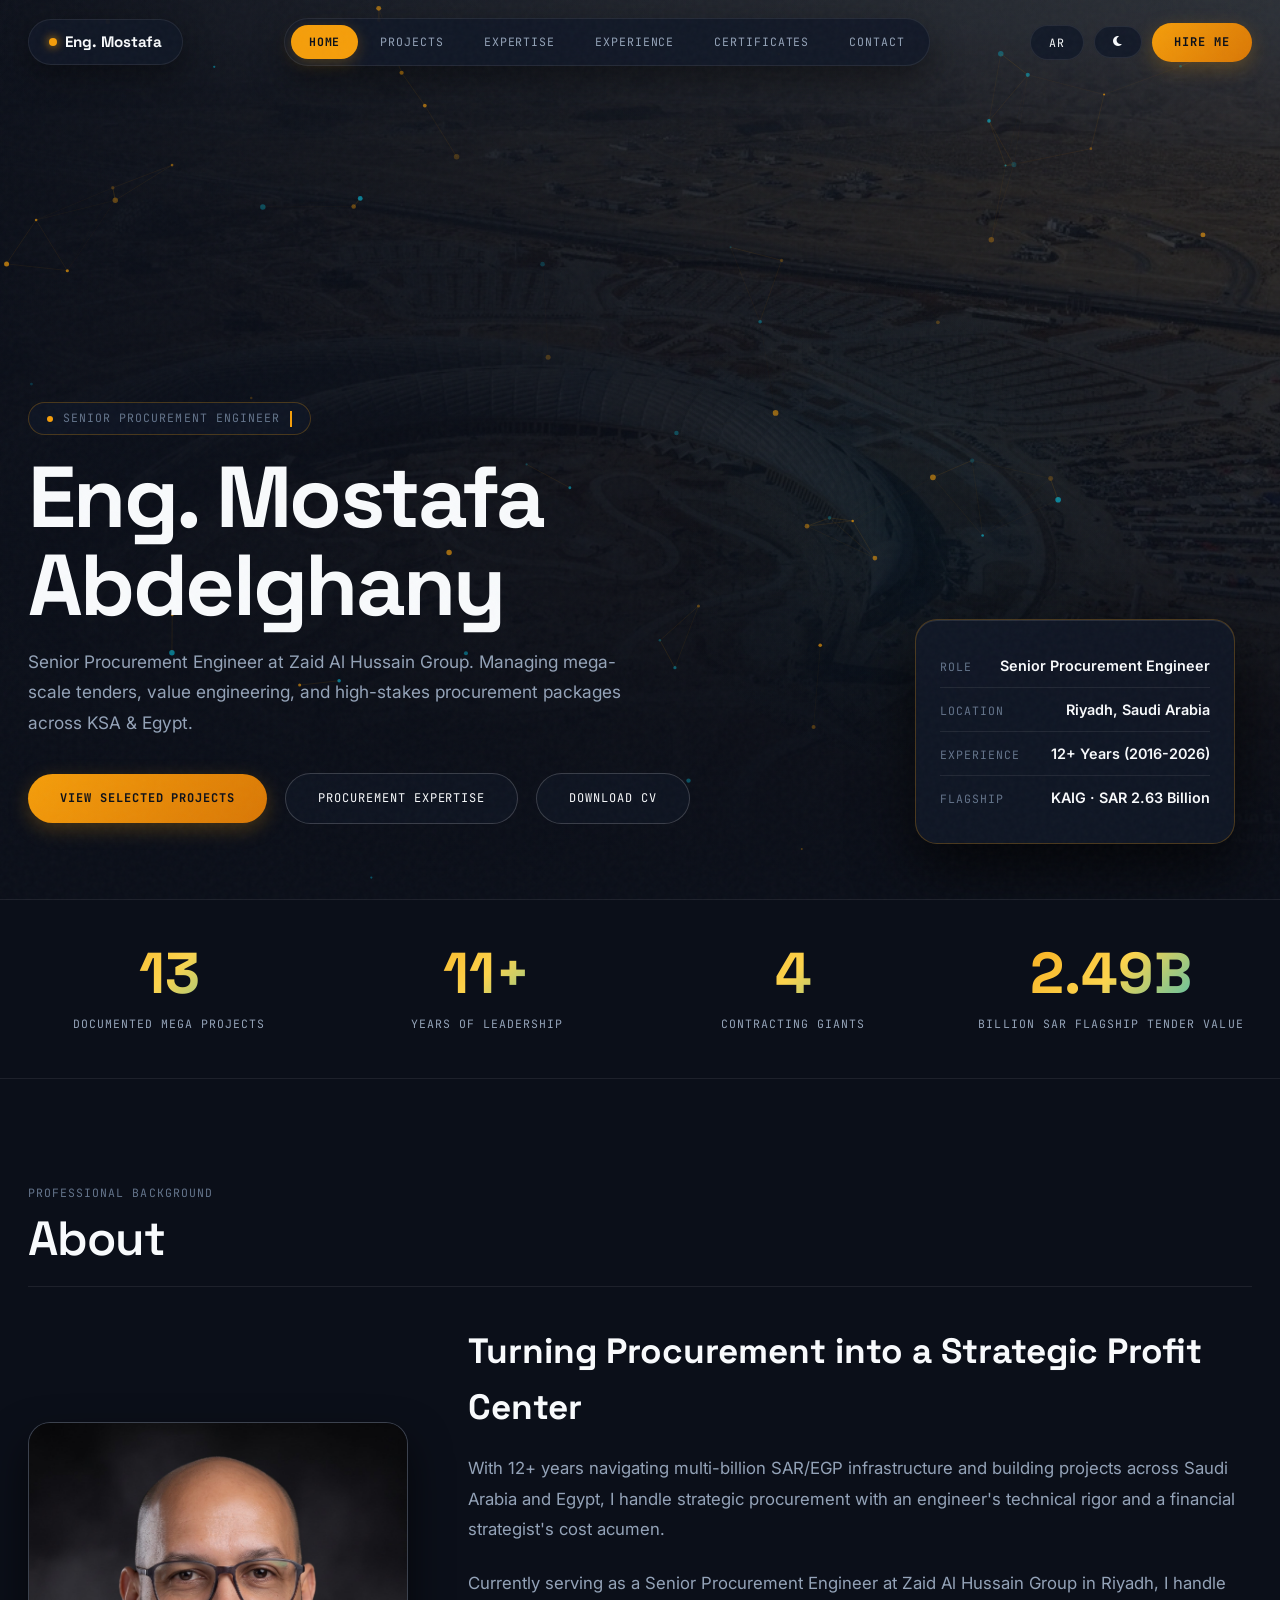
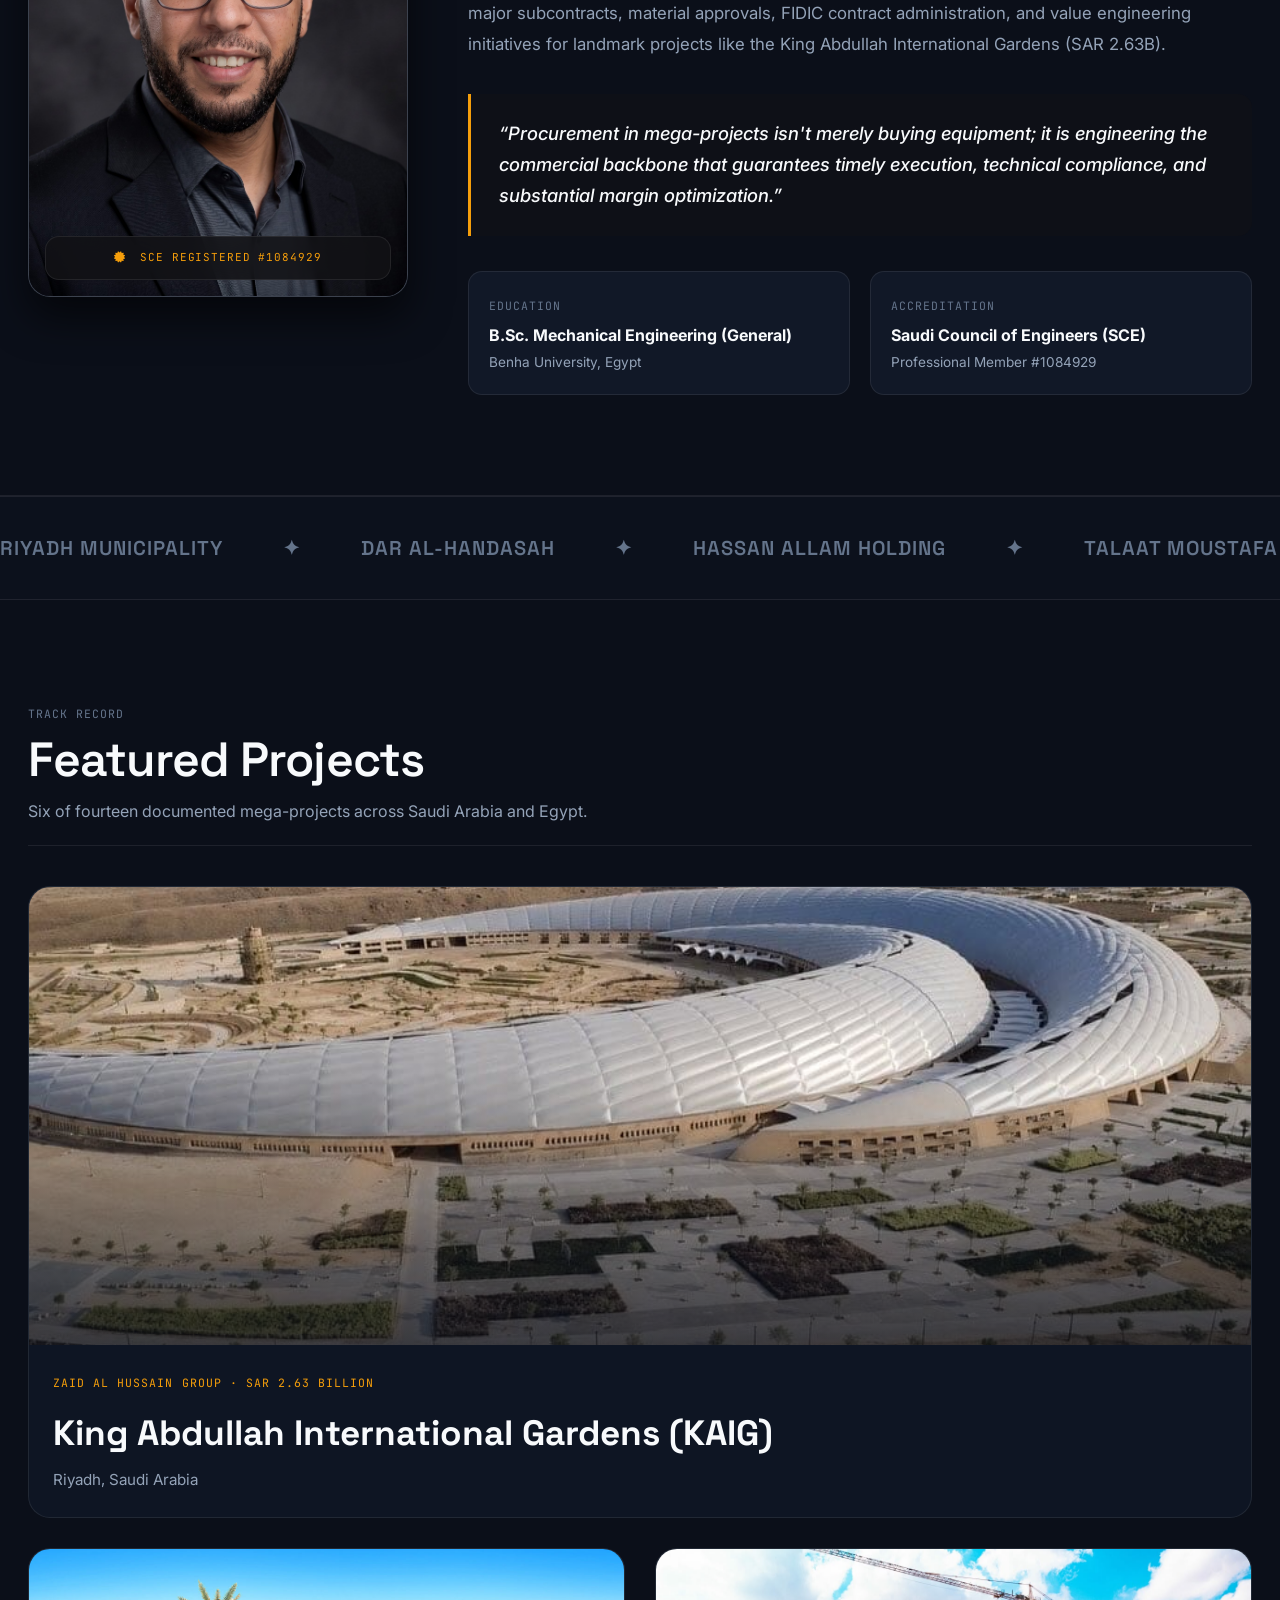
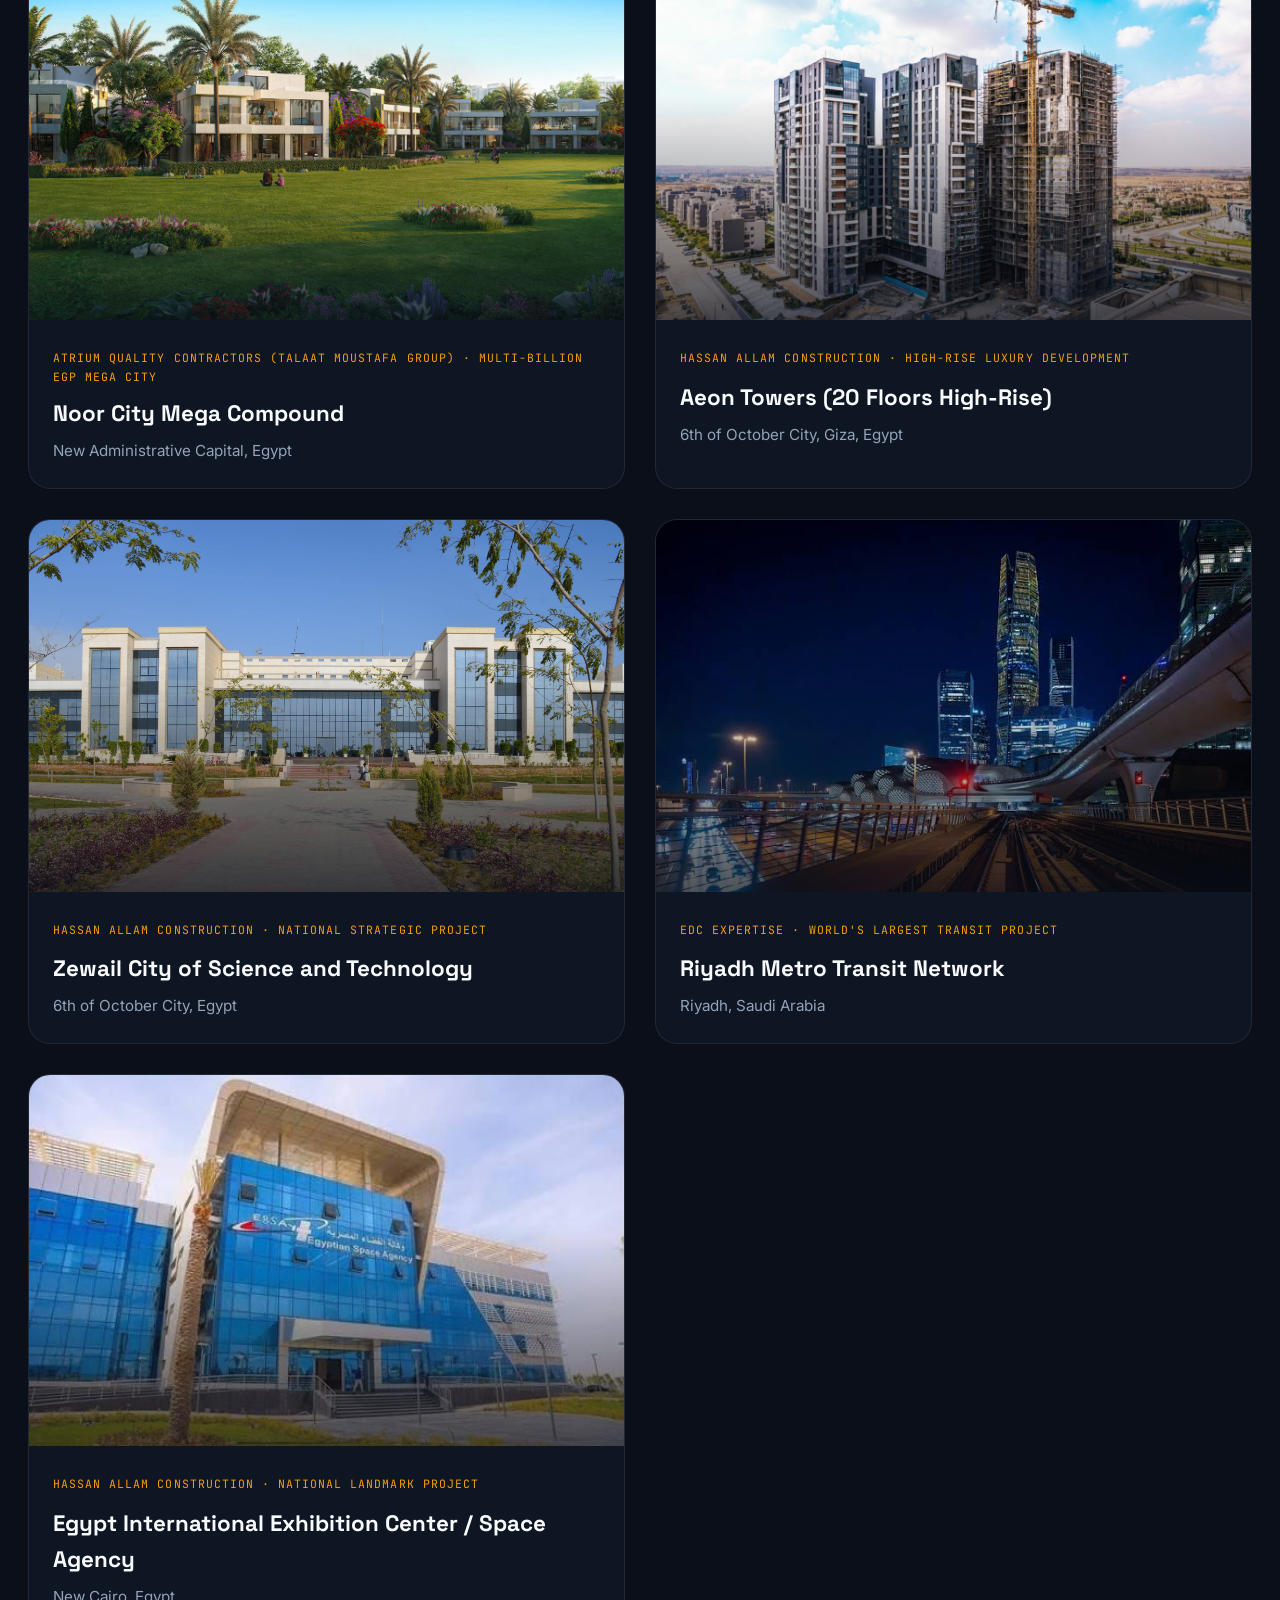
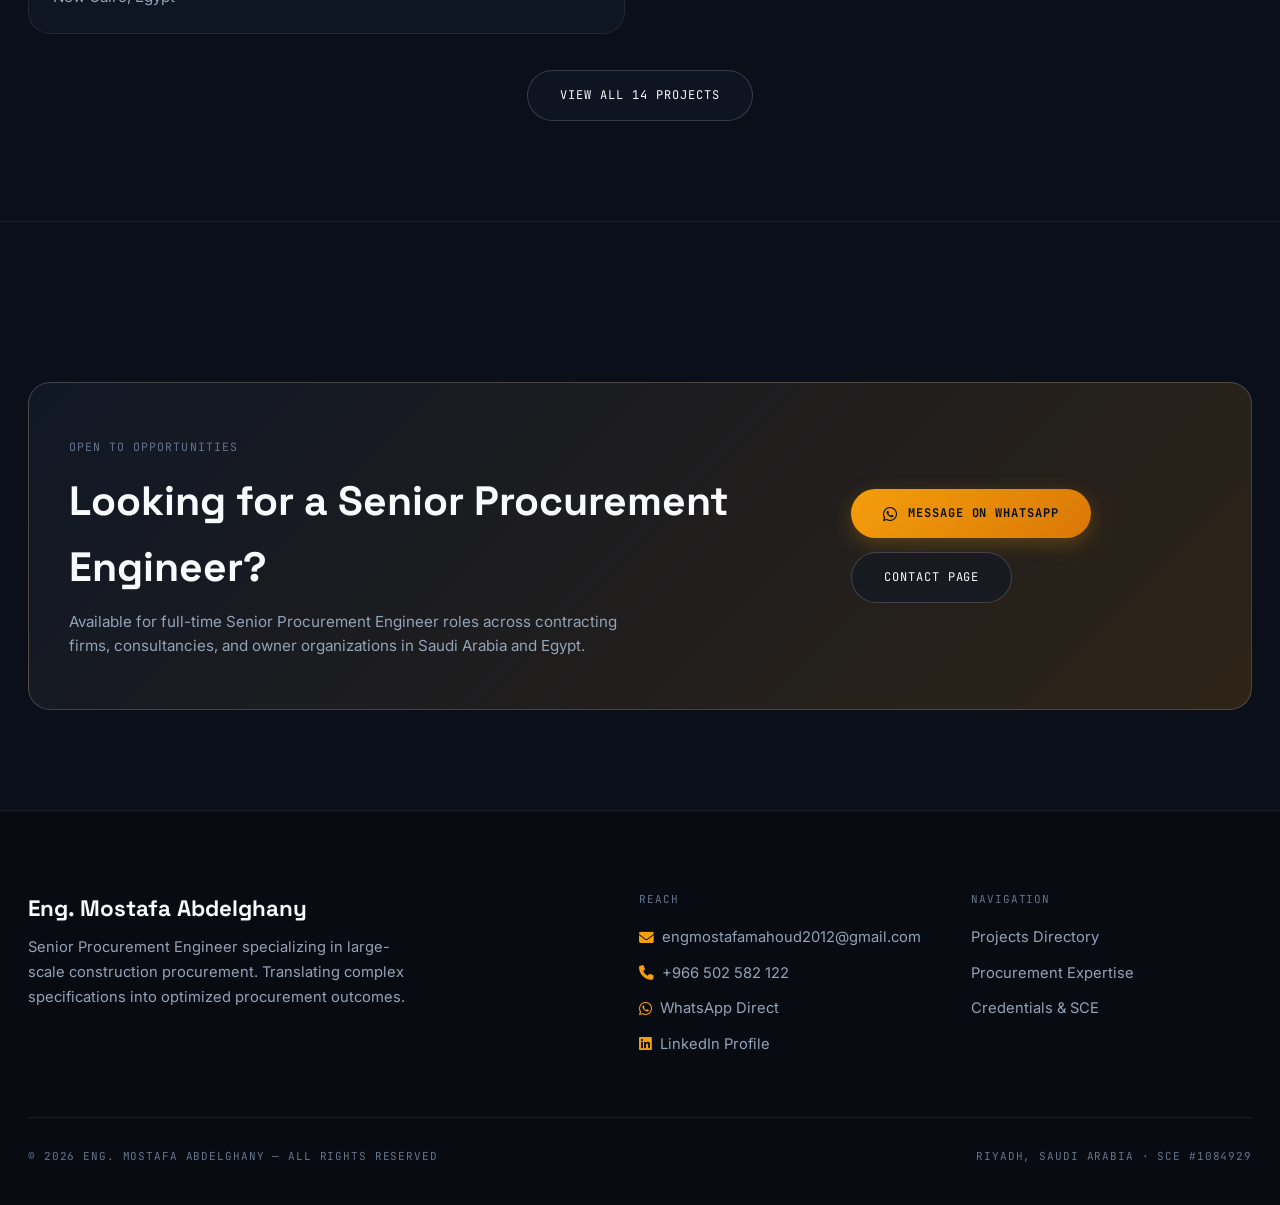
<file: index.html>
<!DOCTYPE html>
<html lang="en" dir="ltr">
<head>
  <meta charset="UTF-8" />
  <meta name="viewport" content="width=device-width, initial-scale=1.0" />
  <title data-en="Eng. Mostafa Abdelghany | Senior Procurement Engineer" data-ar="م. مصطفى عبد الغني | مهندس مشتريات أول">Eng. Mostafa Abdelghany | Senior Procurement Engineer</title>
  <meta name="description" content="Eng. Mostafa Abdelghany - Senior Procurement Engineer | Portfolio & Engineering Hub" />
  <link rel="stylesheet" href="https://cdnjs.cloudflare.com/ajax/libs/font-awesome/6.5.1/css/all.min.css" />
  <link rel="stylesheet" href="styles/main.css" />
  <link rel="stylesheet" href="styles/pages.css" />
  <link rel="stylesheet" href="styles/animations.css" />
  <link rel="stylesheet" href="styles/responsive.css" />
</head>
<body>
  <div class="grain-overlay"></div>
  <div id="scroll-progress"></div>
  
    <header class="navbar-floating-header">
      <div class="navbar-inner-box">
        <a class="nav-brand-logo" href="index.html">
          <span style="display:inline-block;width:8px;height:8px;border-radius:50%;background:var(--accent);box-shadow:0 0 10px var(--accent);"></span>
          <span data-en="Eng. Mostafa" data-ar="م. مصطفى عبد الغني">Eng. Mostafa</span>
        </a>

        <nav class="nav-pill-menu" id="nav-menu">
          <a class="nav-pill-link active" href="index.html" data-en="Home" data-ar="الرئيسية">Home</a>
<a class="nav-pill-link" href="projects.html" data-en="Projects" data-ar="المشاريع">Projects</a>
<a class="nav-pill-link" href="services.html" data-en="Expertise" data-ar="الكفاءات">Expertise</a>
<a class="nav-pill-link" href="experience.html" data-en="Experience" data-ar="الخبرات">Experience</a>
<a class="nav-pill-link" href="certificates.html" data-en="Certificates" data-ar="الشهادات">Certificates</a>
<a class="nav-pill-link" href="contact.html" data-en="Contact" data-ar="تواصل">Contact</a>

        </nav>

        <div class="nav-controls-box">
          <button class="nav-pill-btn" id="lang-toggle" title="Switch Language">
            <span id="lang-text">AR</span>
          </button>
          <button class="nav-pill-btn" id="theme-toggle" title="Toggle Theme" aria-label="Toggle Theme">
            <i class="fas fa-moon"></i>
          </button>
          <a class="nav-cta-pill" href="contact.html" data-en="Hire Me" data-ar="تعاقد معي">Hire Me</a>
          <button class="hamburger-btn" id="hamburger-btn" aria-label="Menu">
            <i class="fas fa-bars"></i>
          </button>
        </div>
      </div>
    </header>
    

  <!-- 1. HERO SECTION WITH CANVAS PARTICLES -->
  <section class="hero-architect-section">
    <canvas id="hero-particles-canvas"></canvas>
    
    <div class="hero-backdrop-img">
      <img src="assets/images/kaig_hero_bg.jpg" alt="King Abdullah International Gardens Mega Project" />
      <div class="hero-scrim-gradient"></div>
    </div>

    <div class="hero-main-container">
      <div class="hero-typewriter-box">
        <span style="display:inline-block;width:6px;height:6px;border-radius:50%;background:var(--accent);"></span>
        <span class="label gold-text" id="typewriter-text" data-en="Senior Procurement Engineer" data-ar="مهندس مشتريات أول">Senior Procurement Engineer</span>
        <span class="typewriter-cursor"></span>
      </div>

      <h1 class="hero-display-headline" data-en="Eng. Mostafa Abdelghany" data-ar="م. مصطفى عبد الغني">Eng. Mostafa Abdelghany</h1>
      <p class="hero-lead-paragraph" data-en="Senior Procurement Engineer at Zaid Al Hussain Group. Managing mega-scale tenders, value engineering, and high-stakes procurement packages across KSA & Egypt." data-ar="مهندس مشتريات أول بمجموعة زيد الحسين. إدارة مناقصات كبرى، هندسة القيمة، وسلاسل الإمداد للمشاريع المليارية في المملكة ومصر.">Senior Procurement Engineer at Zaid Al Hussain Group. Managing mega-scale tenders, value engineering, and high-stakes procurement packages across KSA & Egypt.</p>
      
      <div class="hero-actions-row">
        <a class="btn-pill-primary" href="projects.html" data-en="View Selected Projects" data-ar="استعراض المشاريع">View Selected Projects</a>
        <a class="btn-pill-outline" href="services.html" data-en="Procurement Expertise" data-ar="الكفاءات والخبرات">Procurement Expertise</a>
        <a class="btn-pill-outline" href="Mostafa Abdelghany - Procurement CV.pdf" target="_blank" data-en="Download CV" data-ar="تحميل السيرة الذاتية"><i class="fas fa-arrow-down" style="font-size:12px;"></i> Download CV</a>
      </div>
    </div>

    <!-- Spotlight Floating Glass Card -->
    <div class="spotlight-glass-card">
      <div class="spotlight-row">
        <span class="label" data-en="Role" data-ar="المنصب">Role</span>
        <span class="spotlight-val" data-en="Senior Procurement Engineer" data-ar="مهندس مشتريات أول">Senior Procurement Engineer</span>
      </div>
      <div class="spotlight-row">
        <span class="label" data-en="Location" data-ar="المقر">Location</span>
        <span class="spotlight-val" data-en="Riyadh, Saudi Arabia" data-ar="الرياض، السعودية">Riyadh, Saudi Arabia</span>
      </div>
      <div class="spotlight-row">
        <span class="label" data-en="Experience" data-ar="الخبرة">Experience</span>
        <span class="spotlight-val" data-en="12+ Years (2016-2026)" data-ar="+12 عاماً (2016-2026)">12+ Years (2016-2026)</span>
      </div>
      <div class="spotlight-row">
        <span class="label" data-en="Flagship" data-ar="المشروع الأكبر">Flagship</span>
        <span class="spotlight-val gold-text" data-en="KAIG · SAR 2.63 Billion" data-ar="حدائق الملك عبدالله · 2.63 مليار">KAIG · SAR 2.63B</span>
      </div>
    </div>
  </section>

  <!-- 2. ANIMATED STATS NUMBER COUNTERS -->
  <section class="section-wrapper" style="padding:0;">
    <div class="container">
      <div class="stats-divider-grid">
        <div class="stat-cell">
          <div class="stat-big-number animate-counter" data-target="14" data-suffix="">0</div>
          <div class="stat-mono-label" data-en="Documented Mega Projects" data-ar="مشاريع كبرى موثقة">Documented Mega Projects</div>
        </div>
        <div class="stat-cell">
          <div class="stat-big-number animate-counter" data-target="12" data-suffix="+">0</div>
          <div class="stat-mono-label" data-en="Years of Leadership" data-ar="سنوات خبرة قيادية">Years of Leadership</div>
        </div>
        <div class="stat-cell">
          <div class="stat-big-number animate-counter" data-target="5" data-suffix="">0</div>
          <div class="stat-mono-label" data-en="Contracting Giants" data-ar="كبريات شركات المقاولات">Contracting Giants</div>
        </div>
        <div class="stat-cell">
          <div class="stat-big-number animate-counter" data-target="2.63" data-decimal="true" data-suffix="B">0</div>
          <div class="stat-mono-label" data-en="Billion SAR Flagship Tender Value" data-ar="مليار ريال قيمة العقد الرئيسي">Billion SAR Flagship Tender Value</div>
        </div>
      </div>
    </div>
  </section>

  <!-- 7. ABOUT & PROFESSIONAL BACKGROUND (Moved from separate page) -->
  <section id="about" class="section-wrapper">
    <div class="container">
      <div class="section-heading-block" style="border-bottom:1px solid var(--line);padding-bottom:20px;margin-bottom:36px;">
        <span class="label gold-text" data-en="Professional Background" data-ar="الخلفية المهنية">Professional Background</span>
        <h2 class="section-heading-title" style="margin:6px 0 0;" data-en="About" data-ar="نبذة عني">About</h2>
      </div>

      <div class="about-architect-grid" style="margin-top: 0;">
        <!-- Portrait Box -->
        <div>
          <div class="portrait-frame-box">
            <img src="assets/images/headshot.jpg" alt="Eng. Mostafa Abdelghany" />
            <div class="portrait-gold-tag">
              <i class="fas fa-certificate" style="margin-right:6px;"></i> SCE Registered #1084929
            </div>
          </div>
        </div>

        <!-- Bio & Philosophy -->
        <div>
          <h2 class="font-display" style="font-size:2.2rem;font-weight:700;color:var(--ink);margin-bottom:18px;" data-en="Turning Procurement into a Strategic Profit Center" data-ar="تحويل المشتريات إلى مركز قوة وربحية استراتيجية">Turning Procurement into a Strategic Profit Center</h2>
          <p class="about-bio-text" data-en="With 12+ years navigating multi-billion SAR/EGP infrastructure and building projects across Saudi Arabia and Egypt, I handle strategic procurement with an engineer's technical rigor and a financial strategist's cost acumen." data-ar="بخبرة تزيد عن 12 عاماً في إدارة مشاريع البنية التحتية والمباني المليارية بالسعودية ومصر، أتولى المشتريات الاستراتيجية بدقة هندسية بالغة ورؤية مالية تحقق أعلى وفر وجودة.">With 12+ years navigating multi-billion SAR/EGP infrastructure and building projects across Saudi Arabia and Egypt, I handle strategic procurement with an engineer's technical rigor and a financial strategist's cost acumen.</p>
          <p class="about-bio-text" data-en="Currently serving as a Senior Procurement Engineer at Zaid Al Hussain Group in Riyadh, I handle major subcontracts, material approvals, FIDIC contract administration, and value engineering initiatives for landmark projects like the King Abdullah International Gardens (SAR 2.63B)." data-ar="أعمل حالياً كمهندس مشتريات أول بمجموعة زيد الحسين في الرياض، حيث أتولى عقود الباطن الرئيسية، اعتمادات المواد، إدارة عقود الفيديك، وهندسة القيمة لمشاريع علامة فارقة مثل حدائق الملك عبدالله الدولية (2.63 مليار ريال).">Currently serving as a Senior Procurement Engineer at Zaid Al Hussain Group in Riyadh, I handle major subcontracts, material approvals, FIDIC contract administration, and value engineering initiatives for landmark projects like the King Abdullah International Gardens (SAR 2.63B).</p>

          <div class="philosophy-callout-card">
            <div class="philosophy-quote" data-en="&ldquo;Procurement in mega-projects isn't merely buying equipment; it is engineering the commercial backbone that guarantees timely execution, technical compliance, and substantial margin optimization.&rdquo;" data-ar="&ldquo;المشتريات في المشاريع الكبرى ليست مجرد شراء معدات؛ بل هي هندسة العمود الفقري التجاري الذي يضمن الالتزام الزمني، المطابقة الفنية الصارمة، وتحقيق أعلى هوامش ربحية.&rdquo;">&ldquo;Procurement in mega-projects isn't merely buying equipment; it is engineering the commercial backbone that guarantees timely execution, technical compliance, and substantial margin optimization.&rdquo;</div>
          </div>

          <div style="display:grid;grid-template-columns:repeat(2,1fr);gap:20px;margin-top:30px;">
            <div style="background:var(--bg-elevated);border:1px solid var(--line);border-radius:var(--radius-md);padding:20px;">
              <span class="label" data-en="Education" data-ar="المؤهل العلمي">Education</span>
              <h4 style="font-size:1rem;color:var(--ink);margin-top:6px;" data-en="B.Sc. Mechanical Engineering (General)" data-ar="بكالوريوس هندسة ميكانيكية (عام)">B.Sc. Mechanical Engineering (General)</h4>
              <span style="font-size:0.85rem;color:var(--ink-dim);" data-en="Benha University, Egypt" data-ar="جامعة بنها، مصر">Benha University, Egypt</span>
            </div>
            <div style="background:var(--bg-elevated);border:1px solid var(--line);border-radius:var(--radius-md);padding:20px;">
              <span class="label" data-en="Accreditation" data-ar="الاعتماد المهني">Accreditation</span>
              <h4 style="font-size:1rem;color:var(--ink);margin-top:6px;" data-en="Saudi Council of Engineers (SCE)" data-ar="الهيئة السعودية للمهندسين">Saudi Council of Engineers (SCE)</h4>
              <span style="font-size:0.85rem;color:var(--ink-dim);" data-en="Professional Member #1084929" data-ar="عضوية مهنية #1084929">Professional Member #1084929</span>
            </div>
          </div>
        </div>
      </div>
    </div>
  </section>

  <!-- 8. MEGA CLIENTS & CONSULTANTS LOGO WALL -->
  <div class="partners-ticker-wrap">
    <div class="partners-track">
      <span class="partner-logo-item">RIYADH MUNICIPALITY</span>
      <span class="partner-logo-item">✦</span>
      <span class="partner-logo-item">DAR AL-HANDASAH</span>
      <span class="partner-logo-item">✦</span>
      <span class="partner-logo-item">HASSAN ALLAM HOLDING</span>
      <span class="partner-logo-item">✦</span>
      <span class="partner-logo-item">TALAAT MOUSTAFA GROUP (TMG)</span>
      <span class="partner-logo-item">✦</span>
      <span class="partner-logo-item">BURO HAPPOLD ENGINEERING</span>
      <span class="partner-logo-item">✦</span>
      <span class="partner-logo-item">ZAID AL HUSSAIN GROUP</span>
      <span class="partner-logo-item">✦</span>
      <span class="partner-logo-item">BARTON WILLMORE</span>
      <span class="partner-logo-item">✦</span>
      <span class="partner-logo-item">OMRANIA & EGIS GROUP</span>
      <span class="partner-logo-item">✦</span>
      <!-- Duplicate for seamless ticker -->
      <span class="partner-logo-item">RIYADH MUNICIPALITY</span>
      <span class="partner-logo-item">✦</span>
      <span class="partner-logo-item">DAR AL-HANDASAH</span>
      <span class="partner-logo-item">✦</span>
      <span class="partner-logo-item">HASSAN ALLAM HOLDING</span>
      <span class="partner-logo-item">✦</span>
      <span class="partner-logo-item">TALAAT MOUSTAFA GROUP (TMG)</span>
      <span class="partner-logo-item">✦</span>
      <span class="partner-logo-item">BURO HAPPOLD ENGINEERING</span>
      <span class="partner-logo-item">✦</span>
      <span class="partner-logo-item">ZAID AL HUSSAIN GROUP</span>
      <span class="partner-logo-item">✦</span>
      <span class="partner-logo-item">BARTON WILLMORE</span>
      <span class="partner-logo-item">✦</span>
      <span class="partner-logo-item">OMRANIA & EGIS GROUP</span>
      <span class="partner-logo-item">✦</span>
    </div>
  </div>

  <!-- 9. FEATURED PROJECTS SHOWCASE (real photos, moved up from the Projects tab so it's seen while scrolling) -->
  <section class="section-wrapper" id="featured-projects">
    <div class="container">
      <div class="section-heading-block" style="border-bottom:1px solid var(--line);padding-bottom:20px;margin-bottom:36px;">
        <span class="label gold-text" data-en="Track Record" data-ar="السجل المهني">Track Record</span>
        <h2 class="section-heading-title" style="margin:6px 0 0;" data-en="Featured Projects" data-ar="مشاريع مختارة">Featured Projects</h2>
        <p style="color:var(--ink-dim);max-width:600px;margin:12px 0 0;" data-en="Six of fourteen documented mega-projects across Saudi Arabia and Egypt." data-ar="ستة من أصل 14 مشروعاً كبرى موثقاً في السعودية ومصر.">Six of fourteen documented mega-projects across Saudi Arabia and Egypt.</p>
      </div>

      <div class="editorial-projects-grid" id="home-featured-projects-grid" style="margin-top:40px;">
        <!-- Rendered by scripts/main.js from PROJECTS_DATA (featured: true) -->
      </div>

      <div style="text-align:center;margin-top:36px;">
        <a class="btn-pill-outline" href="projects.html" data-en="View All 14 Projects" data-ar="عرض كل المشاريع الـ 14">View All 14 Projects</a>
      </div>
    </div>
  </section>

  <!-- 10. DIRECT CONSULTATION / WHATSAPP BOOKING SECTION -->
  <section class="section-wrapper" style="border-bottom:none;">
    <div class="container">
      <div class="freelance-direct-banner" style="background:linear-gradient(135deg, rgba(17, 24, 39, 0.95) 0%, rgba(245, 158, 11, 0.15) 100%);">
        <div>
          <span class="label gold-text" data-en="Open to Opportunities" data-ar="متاح لفرص عمل جديدة">Open to Opportunities</span>
          <h2 class="font-display" style="font-size:clamp(1.8rem,3.2vw,2.8rem);font-weight:700;color:var(--ink);margin:10px 0;" data-en="Looking for a Senior Procurement Engineer?" data-ar="تبحث عن مهندس مشتريات أول؟">Looking for a Senior Procurement Engineer?</h2>
          <p style="color:var(--ink-dim);font-size:0.95rem;max-width:550px;" data-en="Available for full-time Senior Procurement Engineer roles across contracting firms, consultancies, and owner organizations in Saudi Arabia and Egypt." data-ar="متاح لوظائف مهندس مشتريات أول بدوام كامل لدى شركات المقاولات والاستشارات والجهات المالكة في المملكة ومصر.">Available for full-time Senior Procurement Engineer roles across contracting firms, consultancies, and owner organizations in Saudi Arabia and Egypt.</p>
        </div>
        <div style="display:flex;gap:14px;flex-wrap:wrap;">
          <a class="btn-pill-primary" href="https://wa.me/966502582122?text=Hello%20Eng.%20Mostafa,%20I%20would%20like%20to%20discuss%20a%20Senior%20Procurement%20Engineer%20opportunity." target="_blank">
            <i class="fab fa-whatsapp" style="font-size:16px;"></i>
            <span data-en="Message on WhatsApp" data-ar="تواصل فوري عبر واتساب">Message on WhatsApp</span>
          </a>
          <a class="btn-pill-outline" href="contact.html" data-en="Contact Page" data-ar="صفحة التواصل">Contact Page</a>
        </div>
      </div>
    </div>
  </section>

  
    <footer class="footer-high-end">
      <div class="container">
        <div class="footer-grid-top">
          <div>
            <h3 class="font-display" style="font-size:1.4rem;font-weight:700;color:var(--ink);margin-bottom:8px;">Eng. Mostafa Abdelghany</h3>
            <p style="color:var(--ink-dim);font-size:0.92rem;max-width:380px;line-height:1.7;" data-en="Senior Procurement Engineer specializing in large-scale construction procurement. Translating complex specifications into optimized procurement outcomes." data-ar="مهندس مشتريات أول متخصص في مشتريات المشاريع الإنشائية الكبرى. تحويل المواصفات المعقدة إلى قرارات شراء محسوبة بأعلى كفاءة.">Senior Procurement Engineer specializing in large-scale construction procurement. Translating complex specifications into optimized procurement outcomes.</p>
          </div>
          <div>
            <div class="footer-col-title" data-en="Reach" data-ar="تواصل مباشر">Reach</div>
            <div class="footer-link-list">
              <a class="footer-link-item" href="mailto:engmostafamahoud2012@gmail.com"><i class="fas fa-envelope gold-text"></i> engmostafamahoud2012@gmail.com</a>
              <a class="footer-link-item" href="tel:+966502582122"><i class="fas fa-phone gold-text"></i> +966 502 582 122</a>
              <a class="footer-link-item" href="https://wa.me/966502582122" target="_blank"><i class="fab fa-whatsapp gold-text"></i> WhatsApp Direct</a>
              <a class="footer-link-item" href="https://www.linkedin.com/in/mostafa-abdelghany-procurement/" target="_blank"><i class="fab fa-linkedin gold-text"></i> LinkedIn Profile</a>
            </div>
          </div>
          <div>
            <div class="footer-col-title" data-en="Navigation" data-ar="أقسام الموقع">Navigation</div>
            <div class="footer-link-list">
              <a class="footer-link-item" href="projects.html" data-en="Projects Directory" data-ar="دليل المشاريع">Projects Directory</a>
              <a class="footer-link-item" href="services.html" data-en="Procurement Expertise" data-ar="الكفاءات والخبرات">Procurement Expertise</a>
                            <a class="footer-link-item" href="certificates.html" data-en="Credentials & SCE" data-ar="الاعتمادات والشهادات">Credentials & SCE</a>
            </div>
          </div>
        </div>
        <div class="footer-bottom-bar">
          <div>© 2026 ENG. MOSTAFA ABDELGHANY — ALL RIGHTS RESERVED</div>
          <div>RIYADH, SAUDI ARABIA · SCE #1084929</div>
        </div>
      </div>
    </footer>
    
  <a class="cv-float-btn" id="cv-float-btn" href="Mostafa Abdelghany - Procurement CV.pdf" target="_blank" title="Download CV">
    <i class="fas fa-file-pdf" style="font-size:16px;"></i>
    <span>CV</span>
  </a>
  <script src="scripts/projects-data.js"></script>
  <script src="scripts/animations.js"></script>
  <script src="scripts/main.js"></script>
  <script src="scripts/projects.js"></script>

</body>
</html>
</file>
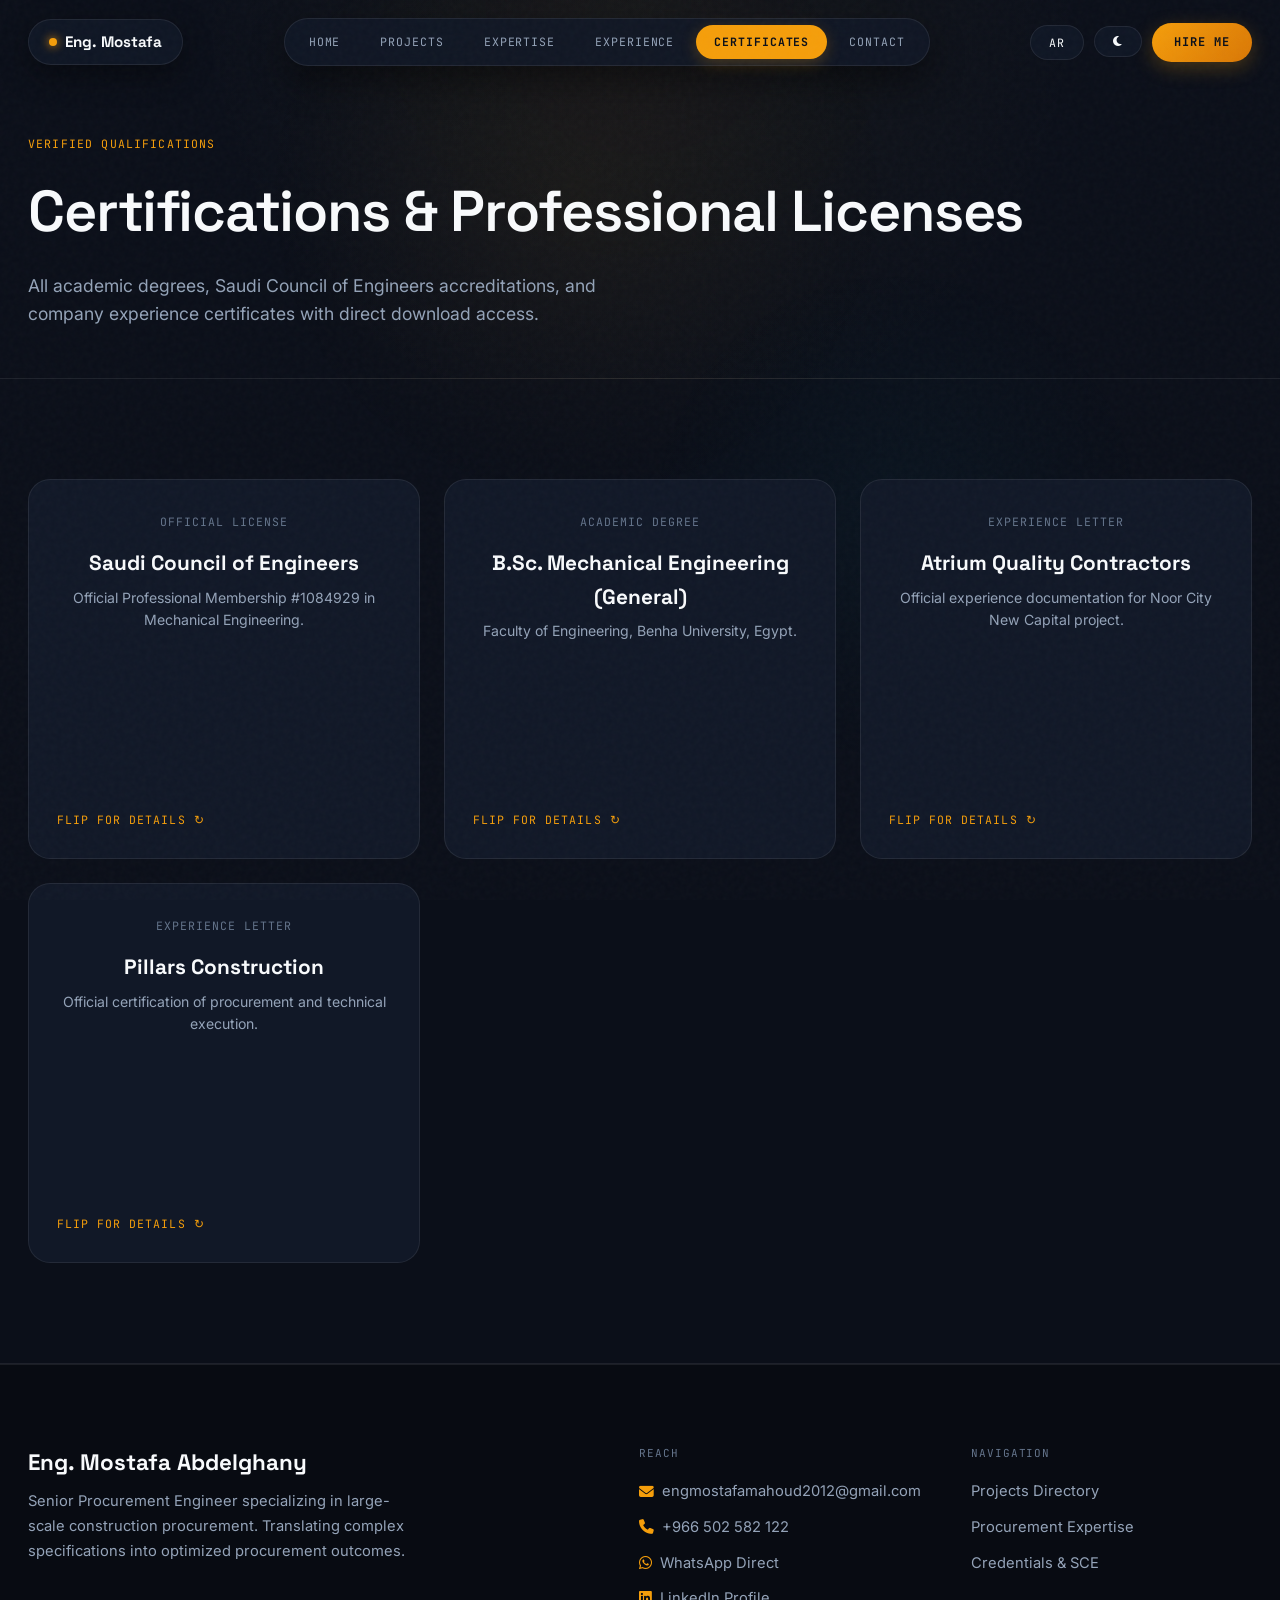
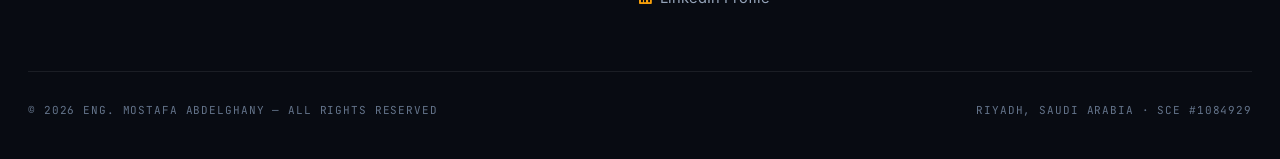
<file: certificates.html>
<!DOCTYPE html>
<html lang="en" dir="ltr">
<head>
  <meta charset="UTF-8" />
  <meta name="viewport" content="width=device-width, initial-scale=1.0" />
  <title data-en="Certificates & Credentials | Eng. Mostafa Abdelghany" data-ar="الشهادات والاعتمادات الرسمية | م. مصطفى عبد الغني">Certificates & Credentials | Eng. Mostafa Abdelghany</title>
  <meta name="description" content="Eng. Mostafa Abdelghany - Senior Procurement Engineer | Portfolio & Engineering Hub" />
  <link rel="stylesheet" href="https://cdnjs.cloudflare.com/ajax/libs/font-awesome/6.5.1/css/all.min.css" />
  <link rel="stylesheet" href="styles/main.css" />
  <link rel="stylesheet" href="styles/pages.css" />
  <link rel="stylesheet" href="styles/animations.css" />
  <link rel="stylesheet" href="styles/responsive.css" />
</head>
<body>
  <div class="grain-overlay"></div>
  <div id="scroll-progress"></div>
  
    <header class="navbar-floating-header">
      <div class="navbar-inner-box">
        <a class="nav-brand-logo" href="index.html">
          <span style="display:inline-block;width:8px;height:8px;border-radius:50%;background:var(--accent);box-shadow:0 0 10px var(--accent);"></span>
          <span data-en="Eng. Mostafa" data-ar="م. مصطفى عبد الغني">Eng. Mostafa</span>
        </a>

        <nav class="nav-pill-menu" id="nav-menu">
          <a class="nav-pill-link" href="index.html" data-en="Home" data-ar="الرئيسية">Home</a>
<a class="nav-pill-link" href="projects.html" data-en="Projects" data-ar="المشاريع">Projects</a>
<a class="nav-pill-link" href="services.html" data-en="Expertise" data-ar="الكفاءات">Expertise</a>
<a class="nav-pill-link" href="experience.html" data-en="Experience" data-ar="الخبرات">Experience</a>
<a class="nav-pill-link active" href="certificates.html" data-en="Certificates" data-ar="الشهادات">Certificates</a>
<a class="nav-pill-link" href="contact.html" data-en="Contact" data-ar="تواصل">Contact</a>

        </nav>

        <div class="nav-controls-box">
          <button class="nav-pill-btn" id="lang-toggle" title="Switch Language">
            <span id="lang-text">AR</span>
          </button>
          <button class="nav-pill-btn" id="theme-toggle" title="Toggle Theme" aria-label="Toggle Theme">
            <i class="fas fa-moon"></i>
          </button>
          <a class="nav-cta-pill" href="contact.html" data-en="Hire Me" data-ar="تعاقد معي">Hire Me</a>
          <button class="hamburger-btn" id="hamburger-btn" aria-label="Menu">
            <i class="fas fa-bars"></i>
          </button>
        </div>
      </div>
    </header>
    

  <header class="page-intro-header">
    <div class="container">
      <span class="page-intro-tag" data-en="Verified Qualifications" data-ar="المؤهلات والشهادات المعتمدة">Verified Qualifications</span>
      <h1 class="page-intro-title" data-en="Certifications & Professional Licenses" data-ar="الشهادات المهنية والتراخيص الهندسية">Certifications & Professional Licenses</h1>
      <p class="page-intro-subtitle" data-en="All academic degrees, Saudi Council of Engineers accreditations, and company experience certificates with direct download access." data-ar="جميع الشهادات الأكاديمية، عضوية هيئة المهندسين، وشهادات الخبرة الرسمية مع إمكانية التحميل الفوري.">All academic degrees, Saudi Council of Engineers accreditations, and company experience certificates with direct download access.</p>
    </div>
  </header>

  <section class="section-wrapper">
    <div class="container">
      <div class="certs-3d-grid">
        <!-- Cert 1: SCE -->
        <div class="cert-perspective-card">
          <div class="cert-card-inner">
            <div class="cert-face">
              <div>
                <span class="label gold-text">Official License</span>
                <h3 class="font-display" style="font-size:1.3rem;font-weight:700;color:var(--ink);margin:14px 0 6px;" data-en="Saudi Council of Engineers" data-ar="الهيئة السعودية للمهندسين">Saudi Council of Engineers</h3>
                <p style="color:var(--ink-dim);font-size:0.88rem;" data-en="Official Professional Membership #1084929 in Mechanical Engineering." data-ar="عضوية مهنية رسمية برقم 1084929 في الهندسة الميكانيكية.">Official Professional Membership #1084929 in Mechanical Engineering.</p>
              </div>
              <span class="label" style="color:var(--accent);">Flip for Details ↻</span>
            </div>
            <div class="cert-face cert-face-back">
              <i class="fas fa-id-card gold-text" style="font-size:36px;"></i>
              <h4 style="font-size:1.1rem;color:var(--ink);">SCE #1084929</h4>
              <p style="color:var(--ink-dim);font-size:0.85rem;" data-en="Registered in Riyadh, Saudi Arabia." data-ar="مسجل في الرياض، المملكة العربية السعودية.">Registered in Riyadh, Saudi Arabia.</p>
              <a class="btn-pill-primary" href="IntroductionLetter المهندسين السعوديين.pdf" target="_blank" data-en="Download Letter (PDF)" data-ar="تحميل الخطاب (PDF)">Download Letter</a>
            </div>
          </div>
        </div>

        <!-- Cert 2: B.Sc. Degree -->
        <div class="cert-perspective-card">
          <div class="cert-card-inner">
            <div class="cert-face">
              <div>
                <span class="label gold-text">Academic Degree</span>
                <h3 class="font-display" style="font-size:1.3rem;font-weight:700;color:var(--ink);margin:14px 0 6px;" data-en="B.Sc. Mechanical Engineering (General)" data-ar="بكالوريوس هندسة ميكانيكية (عام)">B.Sc. Mechanical Engineering (General)</h3>
                <p style="color:var(--ink-dim);font-size:0.88rem;" data-en="Faculty of Engineering, Benha University, Egypt." data-ar="كلية الهندسة، جامعة بنها، مصر.">Faculty of Engineering, Benha University, Egypt.</p>
              </div>
              <span class="label" style="color:var(--accent);">Flip for Details ↻</span>
            </div>
            <div class="cert-face cert-face-back">
              <i class="fas fa-graduation-cap gold-text" style="font-size:36px;"></i>
              <h4 style="font-size:1.1rem;color:var(--ink);">B.Sc. Mechanical Engineering</h4>
              <p style="color:var(--ink-dim);font-size:0.85rem;" data-en="Benha University, Egypt" data-ar="جامعة بنها، مصر">Benha University, Egypt</p>
              <a class="btn-pill-primary" href="شهادة التخرج.pdf" target="_blank" data-en="Download Degree (PDF)" data-ar="تحميل الشهادة (PDF)">Download Degree</a>
            </div>
          </div>
        </div>

        <!-- Cert 3: Experience Atrium -->
        <div class="cert-perspective-card">
          <div class="cert-card-inner">
            <div class="cert-face">
              <div>
                <span class="label gold-text">Experience Letter</span>
                <h3 class="font-display" style="font-size:1.3rem;font-weight:700;color:var(--ink);margin:14px 0 6px;" data-en="Atrium Quality Contractors" data-ar="شهادة خبرة أتريوم للمقاولات">Atrium Quality Contractors</h3>
                <p style="color:var(--ink-dim);font-size:0.88rem;" data-en="Official experience documentation for Noor City New Capital project." data-ar="توثيق الخبرة الرسمية في مشروع مدينة نور بالعاصمة الإدارية.">Official experience documentation for Noor City New Capital project.</p>
              </div>
              <span class="label" style="color:var(--accent);">Flip for Details ↻</span>
            </div>
            <div class="cert-face cert-face-back">
              <i class="fas fa-building gold-text" style="font-size:36px;"></i>
              <h4 style="font-size:1.1rem;color:var(--ink);">Atrium / TMG Experience</h4>
              <p style="color:var(--ink-dim);font-size:0.85rem;" data-en="Senior Procurement Engineer" data-ar="مهندس مشتريات أول">Senior Procurement Engineer</p>
              <a class="btn-pill-primary" href="شهادة خبرة اتريم طلعت مصطفي.pdf" target="_blank" data-en="Download Letter (PDF)" data-ar="تحميل الشهادة (PDF)">Download Letter</a>
            </div>
          </div>
        </div>

        <!-- Cert 4: Experience Pillars -->
        <div class="cert-perspective-card">
          <div class="cert-card-inner">
            <div class="cert-face">
              <div>
                <span class="label gold-text">Experience Letter</span>
                <h3 class="font-display" style="font-size:1.3rem;font-weight:700;color:var(--ink);margin:14px 0 6px;" data-en="Pillars Construction" data-ar="شهادة خبرة بيلرز للإنشاءات">Pillars Construction</h3>
                <p style="color:var(--ink-dim);font-size:0.88rem;" data-en="Official certification of procurement and technical execution." data-ar="شهادة خبرة رسمية في إدارة المشتريات والتنفيذ الفني.">Official certification of procurement and technical execution.</p>
              </div>
              <span class="label" style="color:var(--accent);">Flip for Details ↻</span>
            </div>
            <div class="cert-face cert-face-back">
              <i class="fas fa-award gold-text" style="font-size:36px;"></i>
              <h4 style="font-size:1.1rem;color:var(--ink);">Pillars Construction</h4>
              <p style="color:var(--ink-dim);font-size:0.85rem;" data-en="Senior Procurement Engineer" data-ar="مهندس مشتريات أول">Senior Procurement Engineer</p>
              <a class="btn-pill-primary" href="شهادة خبرة بيلرز.pdf" target="_blank" data-en="Download Letter (PDF)" data-ar="تحميل الشهادة (PDF)">Download Letter</a>
            </div>
          </div>
        </div>
      </div>
    </div>
  </section>

  
    <footer class="footer-high-end">
      <div class="container">
        <div class="footer-grid-top">
          <div>
            <h3 class="font-display" style="font-size:1.4rem;font-weight:700;color:var(--ink);margin-bottom:8px;">Eng. Mostafa Abdelghany</h3>
            <p style="color:var(--ink-dim);font-size:0.92rem;max-width:380px;line-height:1.7;" data-en="Senior Procurement Engineer specializing in large-scale construction procurement. Translating complex specifications into optimized procurement outcomes." data-ar="مهندس مشتريات أول متخصص في مشتريات المشاريع الإنشائية الكبرى. تحويل المواصفات المعقدة إلى قرارات شراء محسوبة بأعلى كفاءة.">Senior Procurement Engineer specializing in large-scale construction procurement. Translating complex specifications into optimized procurement outcomes.</p>
          </div>
          <div>
            <div class="footer-col-title" data-en="Reach" data-ar="تواصل مباشر">Reach</div>
            <div class="footer-link-list">
              <a class="footer-link-item" href="mailto:engmostafamahoud2012@gmail.com"><i class="fas fa-envelope gold-text"></i> engmostafamahoud2012@gmail.com</a>
              <a class="footer-link-item" href="tel:+966502582122"><i class="fas fa-phone gold-text"></i> +966 502 582 122</a>
              <a class="footer-link-item" href="https://wa.me/966502582122" target="_blank"><i class="fab fa-whatsapp gold-text"></i> WhatsApp Direct</a>
              <a class="footer-link-item" href="https://www.linkedin.com/in/mostafa-abdelghany-procurement/" target="_blank"><i class="fab fa-linkedin gold-text"></i> LinkedIn Profile</a>
            </div>
          </div>
          <div>
            <div class="footer-col-title" data-en="Navigation" data-ar="أقسام الموقع">Navigation</div>
            <div class="footer-link-list">
              <a class="footer-link-item" href="projects.html" data-en="Projects Directory" data-ar="دليل المشاريع">Projects Directory</a>
              <a class="footer-link-item" href="services.html" data-en="Procurement Expertise" data-ar="الكفاءات والخبرات">Procurement Expertise</a>
                            <a class="footer-link-item" href="certificates.html" data-en="Credentials & SCE" data-ar="الاعتمادات والشهادات">Credentials & SCE</a>
            </div>
          </div>
        </div>
        <div class="footer-bottom-bar">
          <div>© 2026 ENG. MOSTAFA ABDELGHANY — ALL RIGHTS RESERVED</div>
          <div>RIYADH, SAUDI ARABIA · SCE #1084929</div>
        </div>
      </div>
    </footer>
    
  <a class="cv-float-btn" id="cv-float-btn" href="Mostafa Abdelghany - Procurement CV.pdf" target="_blank" title="Download CV">
    <i class="fas fa-file-pdf" style="font-size:16px;"></i>
    <span>CV</span>
  </a>
  <script src="scripts/projects-data.js"></script>
  <script src="scripts/animations.js"></script>
  <script src="scripts/main.js"></script>
  
</body>
</html>
</file>
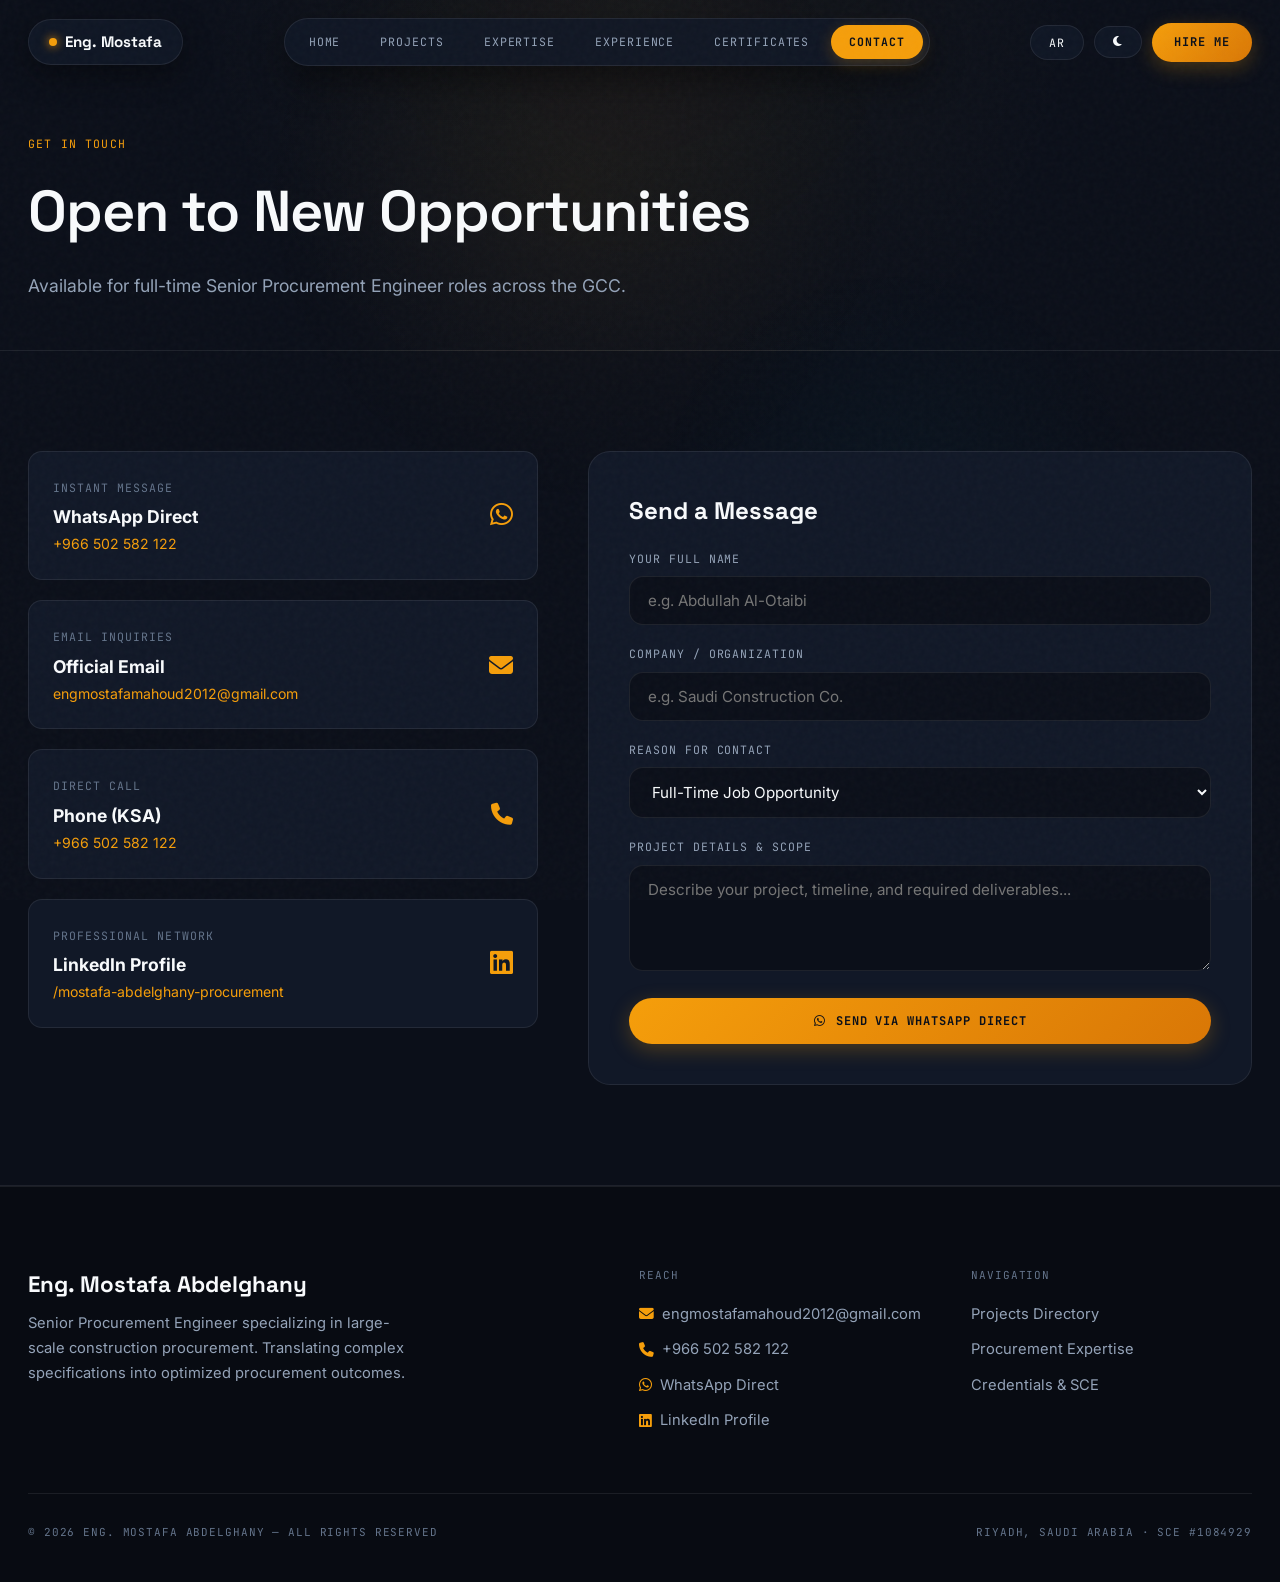
<file: contact.html>
<!DOCTYPE html>
<html lang="en" dir="ltr">
<head>
  <meta charset="UTF-8" />
  <meta name="viewport" content="width=device-width, initial-scale=1.0" />
  <title data-en="Contact | Eng. Mostafa Abdelghany" data-ar="تواصل | م. مصطفى عبد الغني">Contact | Eng. Mostafa Abdelghany</title>
  <meta name="description" content="Eng. Mostafa Abdelghany - Senior Procurement Engineer | Portfolio & Engineering Hub" />
  <link rel="stylesheet" href="https://cdnjs.cloudflare.com/ajax/libs/font-awesome/6.5.1/css/all.min.css" />
  <link rel="stylesheet" href="styles/main.css" />
  <link rel="stylesheet" href="styles/pages.css" />
  <link rel="stylesheet" href="styles/animations.css" />
  <link rel="stylesheet" href="styles/responsive.css" />
</head>
<body>
  <div class="grain-overlay"></div>
  <div id="scroll-progress"></div>
  
    <header class="navbar-floating-header">
      <div class="navbar-inner-box">
        <a class="nav-brand-logo" href="index.html">
          <span style="display:inline-block;width:8px;height:8px;border-radius:50%;background:var(--accent);box-shadow:0 0 10px var(--accent);"></span>
          <span data-en="Eng. Mostafa" data-ar="م. مصطفى عبد الغني">Eng. Mostafa</span>
        </a>

        <nav class="nav-pill-menu" id="nav-menu">
          <a class="nav-pill-link" href="index.html" data-en="Home" data-ar="الرئيسية">Home</a>
<a class="nav-pill-link" href="projects.html" data-en="Projects" data-ar="المشاريع">Projects</a>
<a class="nav-pill-link" href="services.html" data-en="Expertise" data-ar="الكفاءات">Expertise</a>
<a class="nav-pill-link" href="experience.html" data-en="Experience" data-ar="الخبرات">Experience</a>
<a class="nav-pill-link" href="certificates.html" data-en="Certificates" data-ar="الشهادات">Certificates</a>
<a class="nav-pill-link active" href="contact.html" data-en="Contact" data-ar="تواصل">Contact</a>

        </nav>

        <div class="nav-controls-box">
          <button class="nav-pill-btn" id="lang-toggle" title="Switch Language">
            <span id="lang-text">AR</span>
          </button>
          <button class="nav-pill-btn" id="theme-toggle" title="Toggle Theme" aria-label="Toggle Theme">
            <i class="fas fa-moon"></i>
          </button>
          <a class="nav-cta-pill" href="contact.html" data-en="Hire Me" data-ar="تعاقد معي">Hire Me</a>
          <button class="hamburger-btn" id="hamburger-btn" aria-label="Menu">
            <i class="fas fa-bars"></i>
          </button>
        </div>
      </div>
    </header>
    

  <header class="page-intro-header">
    <div class="container">
      <span class="page-intro-tag" data-en="Get in Touch" data-ar="تواصل معي">Get in Touch</span>
      <h1 class="page-intro-title" data-en="Open to New Opportunities" data-ar="متاح لفرص عمل جديدة">Open to New Opportunities</h1>
      <p class="page-intro-subtitle" data-en="Available for full-time Senior Procurement Engineer roles across the GCC." data-ar="متاح لوظائف مهندس مشتريات أول بدوام كامل في دول الخليج.">Available for full-time Senior Procurement Engineer roles across the GCC.</p>
    </div>
  </header>

  <section class="section-wrapper">
    <div class="container">
      <div class="contact-split-grid">
        <!-- Direct Contact Channels -->
        <div class="contact-info-panel">
          <a class="contact-card-box" href="https://wa.me/966502582122?text=Hello%20Eng.%20Mostafa,%20I%20would%20like%20to%20get%20in%20touch." target="_blank">
            <div>
              <span class="label" data-en="Instant Message" data-ar="محادثة فورية">Instant Message</span>
              <h4 style="font-size:1.1rem;color:var(--ink);margin-top:4px;">WhatsApp Direct</h4>
              <span style="font-size:0.88rem;color:var(--accent);">+966 502 582 122</span>
            </div>
            <i class="fab fa-whatsapp gold-text" style="font-size:26px;"></i>
          </a>

          <a class="contact-card-box" href="mailto:engmostafamahoud2012@gmail.com">
            <div>
              <span class="label" data-en="Email Inquiries" data-ar="البريد الإلكتروني">Email Inquiries</span>
              <h4 style="font-size:1.1rem;color:var(--ink);margin-top:4px;">Official Email</h4>
              <span style="font-size:0.88rem;color:var(--accent);">engmostafamahoud2012@gmail.com</span>
            </div>
            <i class="fas fa-envelope gold-text" style="font-size:24px;"></i>
          </a>

          <a class="contact-card-box" href="tel:+966502582122">
            <div>
              <span class="label" data-en="Direct Call" data-ar="اتصال هاتفي">Direct Call</span>
              <h4 style="font-size:1.1rem;color:var(--ink);margin-top:4px;">Phone (KSA)</h4>
              <span style="font-size:0.88rem;color:var(--accent);">+966 502 582 122</span>
            </div>
            <i class="fas fa-phone gold-text" style="font-size:22px;"></i>
          </a>

          <a class="contact-card-box" href="https://www.linkedin.com/in/mostafa-abdelghany-procurement/" target="_blank">
            <div>
              <span class="label" data-en="Professional Network" data-ar="شبكة الأعمال">Professional Network</span>
              <h4 style="font-size:1.1rem;color:var(--ink);margin-top:4px;">LinkedIn Profile</h4>
              <span style="font-size:0.88rem;color:var(--accent);">/mostafa-abdelghany-procurement</span>
            </div>
            <i class="fab fa-linkedin gold-text" style="font-size:26px;"></i>
          </a>
        </div>

        <!-- Consultation Request Form -->
        <div class="contact-form-glass">
          <h3 class="font-display" style="font-size:1.5rem;font-weight:700;color:var(--ink);margin-bottom:20px;" data-en="Send a Message" data-ar="إرسال رسالة">Send a Message</h3>
          <form id="contact-inquiry-form">
            <div class="form-group-block">
              <label class="form-label-title" data-en="Your Full Name" data-ar="الاسم الكامل">Your Full Name</label>
              <input class="form-input-field" type="text" id="form-name" required placeholder="e.g. Abdullah Al-Otaibi" />
            </div>

            <div class="form-group-block">
              <label class="form-label-title" data-en="Company / Organization" data-ar="اسم الشركة / الجهة">Company / Organization</label>
              <input class="form-input-field" type="text" id="form-company" placeholder="e.g. Saudi Construction Co." />
            </div>

            <div class="form-group-block">
              <label class="form-label-title" data-en="Reason for Contact" data-ar="سبب التواصل">Reason for Contact</label>
              <select class="form-select-field" id="form-service">
                <option value="Full-Time Job Opportunity" data-en="Full-Time Job Opportunity" data-ar="عرض وظيفة بدوام كامل">Full-Time Job Opportunity</option>
                <option value="Recruiter Outreach" data-en="Recruiter Outreach" data-ar="تواصل من جهة توظيف">Recruiter Outreach</option>
                <option value="Professional Networking" data-en="Professional Networking" data-ar="تواصل مهني">Professional Networking</option>
                <option value="Other Inquiry" data-en="Other Inquiry" data-ar="استفسار آخر">Other Inquiry</option>
              </select>
            </div>

            <div class="form-group-block">
              <label class="form-label-title" data-en="Project Details & Scope" data-ar="تفاصيل المشروع والنطاق المطلوب">Project Details & Scope</label>
              <textarea class="form-textarea-field" id="form-message" rows="4" required placeholder="Describe your project, timeline, and required deliverables..."></textarea>
            </div>

            <button type="submit" class="btn-pill-primary" style="width:100%;justify-content:center;">
              <i class="fab fa-whatsapp"></i> <span data-en="Send via WhatsApp Direct" data-ar="إرسال عبر الواتساب فوراً">Send via WhatsApp Direct</span>
            </button>
          </form>
        </div>
      </div>
    </div>
  </section>

  
    <footer class="footer-high-end">
      <div class="container">
        <div class="footer-grid-top">
          <div>
            <h3 class="font-display" style="font-size:1.4rem;font-weight:700;color:var(--ink);margin-bottom:8px;">Eng. Mostafa Abdelghany</h3>
            <p style="color:var(--ink-dim);font-size:0.92rem;max-width:380px;line-height:1.7;" data-en="Senior Procurement Engineer specializing in large-scale construction procurement. Translating complex specifications into optimized procurement outcomes." data-ar="مهندس مشتريات أول متخصص في مشتريات المشاريع الإنشائية الكبرى. تحويل المواصفات المعقدة إلى قرارات شراء محسوبة بأعلى كفاءة.">Senior Procurement Engineer specializing in large-scale construction procurement. Translating complex specifications into optimized procurement outcomes.</p>
          </div>
          <div>
            <div class="footer-col-title" data-en="Reach" data-ar="تواصل مباشر">Reach</div>
            <div class="footer-link-list">
              <a class="footer-link-item" href="mailto:engmostafamahoud2012@gmail.com"><i class="fas fa-envelope gold-text"></i> engmostafamahoud2012@gmail.com</a>
              <a class="footer-link-item" href="tel:+966502582122"><i class="fas fa-phone gold-text"></i> +966 502 582 122</a>
              <a class="footer-link-item" href="https://wa.me/966502582122" target="_blank"><i class="fab fa-whatsapp gold-text"></i> WhatsApp Direct</a>
              <a class="footer-link-item" href="https://www.linkedin.com/in/mostafa-abdelghany-procurement/" target="_blank"><i class="fab fa-linkedin gold-text"></i> LinkedIn Profile</a>
            </div>
          </div>
          <div>
            <div class="footer-col-title" data-en="Navigation" data-ar="أقسام الموقع">Navigation</div>
            <div class="footer-link-list">
              <a class="footer-link-item" href="projects.html" data-en="Projects Directory" data-ar="دليل المشاريع">Projects Directory</a>
              <a class="footer-link-item" href="services.html" data-en="Procurement Expertise" data-ar="الكفاءات والخبرات">Procurement Expertise</a>
                            <a class="footer-link-item" href="certificates.html" data-en="Credentials & SCE" data-ar="الاعتمادات والشهادات">Credentials & SCE</a>
            </div>
          </div>
        </div>
        <div class="footer-bottom-bar">
          <div>© 2026 ENG. MOSTAFA ABDELGHANY — ALL RIGHTS RESERVED</div>
          <div>RIYADH, SAUDI ARABIA · SCE #1084929</div>
        </div>
      </div>
    </footer>
    
  <a class="cv-float-btn" id="cv-float-btn" href="Mostafa Abdelghany - Procurement CV.pdf" target="_blank" title="Download CV">
    <i class="fas fa-file-pdf" style="font-size:16px;"></i>
    <span>CV</span>
  </a>
  <script src="scripts/projects-data.js"></script>
  <script src="scripts/animations.js"></script>
  <script src="scripts/main.js"></script>
  
</body>
</html>
</file>
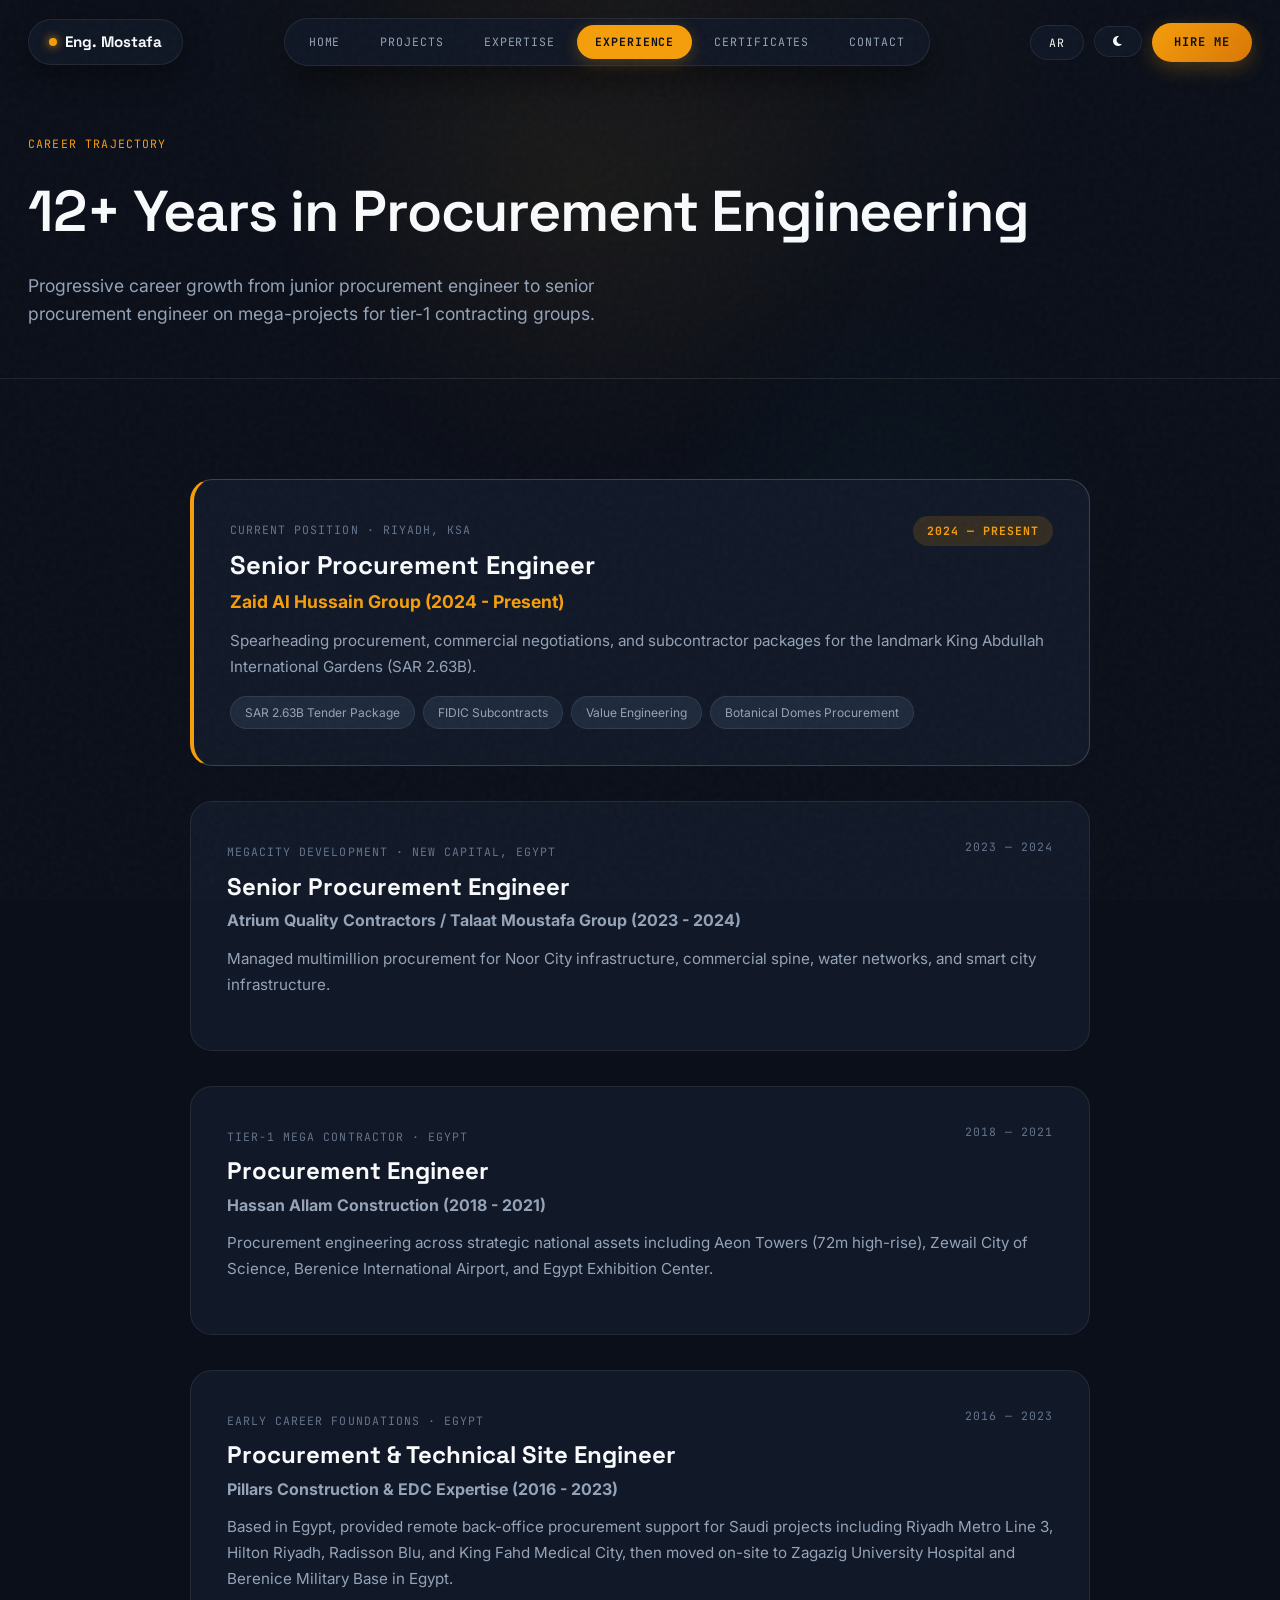
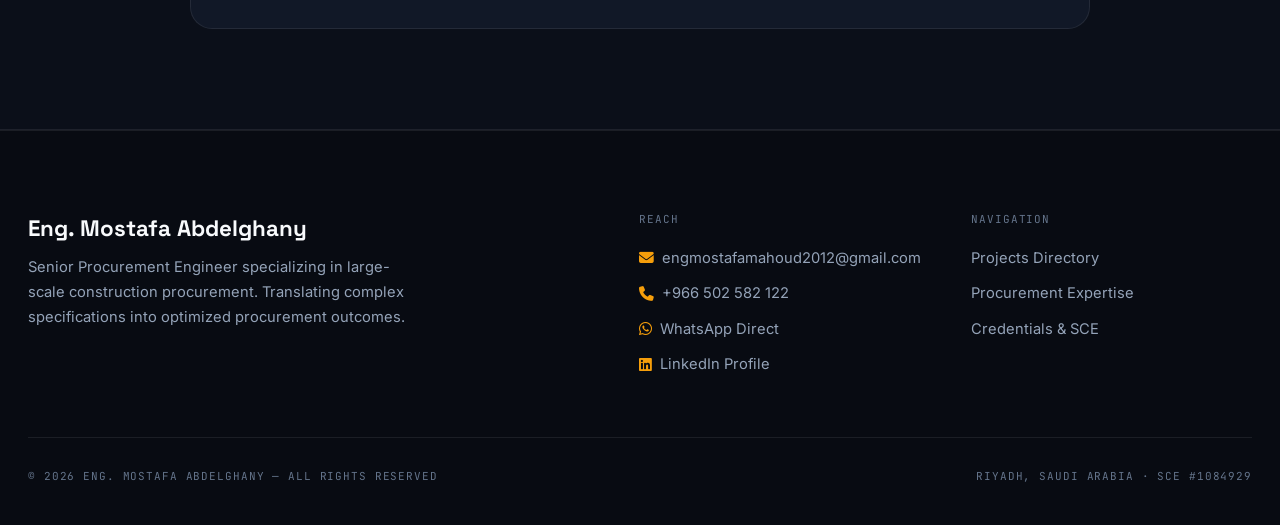
<file: experience.html>
<!DOCTYPE html>
<html lang="en" dir="ltr">
<head>
  <meta charset="UTF-8" />
  <meta name="viewport" content="width=device-width, initial-scale=1.0" />
  <title data-en="Career Experience | Eng. Mostafa Abdelghany" data-ar="المسيرة المهنية | م. مصطفى عبد الغني">Career Experience | Eng. Mostafa Abdelghany</title>
  <meta name="description" content="Eng. Mostafa Abdelghany - Senior Procurement Engineer | Portfolio & Engineering Hub" />
  <link rel="stylesheet" href="https://cdnjs.cloudflare.com/ajax/libs/font-awesome/6.5.1/css/all.min.css" />
  <link rel="stylesheet" href="styles/main.css" />
  <link rel="stylesheet" href="styles/pages.css" />
  <link rel="stylesheet" href="styles/animations.css" />
  <link rel="stylesheet" href="styles/responsive.css" />
</head>
<body>
  <div class="grain-overlay"></div>
  <div id="scroll-progress"></div>
  
    <header class="navbar-floating-header">
      <div class="navbar-inner-box">
        <a class="nav-brand-logo" href="index.html">
          <span style="display:inline-block;width:8px;height:8px;border-radius:50%;background:var(--accent);box-shadow:0 0 10px var(--accent);"></span>
          <span data-en="Eng. Mostafa" data-ar="م. مصطفى عبد الغني">Eng. Mostafa</span>
        </a>

        <nav class="nav-pill-menu" id="nav-menu">
          <a class="nav-pill-link" href="index.html" data-en="Home" data-ar="الرئيسية">Home</a>
<a class="nav-pill-link" href="projects.html" data-en="Projects" data-ar="المشاريع">Projects</a>
<a class="nav-pill-link" href="services.html" data-en="Expertise" data-ar="الكفاءات">Expertise</a>
<a class="nav-pill-link active" href="experience.html" data-en="Experience" data-ar="الخبرات">Experience</a>
<a class="nav-pill-link" href="certificates.html" data-en="Certificates" data-ar="الشهادات">Certificates</a>
<a class="nav-pill-link" href="contact.html" data-en="Contact" data-ar="تواصل">Contact</a>

        </nav>

        <div class="nav-controls-box">
          <button class="nav-pill-btn" id="lang-toggle" title="Switch Language">
            <span id="lang-text">AR</span>
          </button>
          <button class="nav-pill-btn" id="theme-toggle" title="Toggle Theme" aria-label="Toggle Theme">
            <i class="fas fa-moon"></i>
          </button>
          <a class="nav-cta-pill" href="contact.html" data-en="Hire Me" data-ar="تعاقد معي">Hire Me</a>
          <button class="hamburger-btn" id="hamburger-btn" aria-label="Menu">
            <i class="fas fa-bars"></i>
          </button>
        </div>
      </div>
    </header>
    

  <header class="page-intro-header">
    <div class="container">
      <span class="page-intro-tag" data-en="Career Trajectory" data-ar="التسلسل الوظيفي">Career Trajectory</span>
      <h1 class="page-intro-title" data-en="12+ Years in Procurement Engineering" data-ar="أكثر من 12 عاماً في هندسة المشتريات">12+ Years in Procurement Engineering</h1>
      <p class="page-intro-subtitle" data-en="Progressive career growth from junior procurement engineer to senior procurement engineer on mega-projects for tier-1 contracting groups." data-ar="مسار وظيفي تصاعدي من مهندس مشتريات مبتدئ إلى مهندس مشتريات أول على مشاريع كبرى لدى كبرى مجموعات المقاولات.">Progressive career growth from junior procurement engineer to senior procurement engineer on mega-projects for tier-1 contracting groups.</p>
    </div>
  </header>

  <section class="section-wrapper">
    <div class="container">
      <div style="max-width:900px;margin:0 auto;display:flex;flex-direction:column;gap:35px;">
        <!-- Station 1 -->
        <div class="timeline-station" style="background:var(--bg-elevated);border:1px solid var(--line-strong);border-radius:var(--radius-lg);padding:36px;border-left:4px solid var(--accent);">
          <div style="display:flex;justify-content:space-between;align-items:flex-start;flex-wrap:wrap;gap:10px;margin-bottom:12px;">
            <div>
              <span class="label gold-text" data-en="Current Position · Riyadh, KSA" data-ar="المنصب الحالي · الرياض، السعودية">Current Position · Riyadh, KSA</span>
              <h3 class="font-display" style="font-size:1.6rem;font-weight:700;color:var(--ink);margin-top:4px;" data-en="Senior Procurement Engineer" data-ar="مهندس مشتريات أول">Senior Procurement Engineer</h3>
              <h4 style="font-size:1.1rem;color:var(--accent);margin-top:2px;">Zaid Al Hussain Group (2024 - Present)</h4>
            </div>
            <span class="label" style="background:rgba(245,158,11,0.15);padding:6px 14px;border-radius:var(--radius-full);color:var(--accent);font-weight:700;">2024 — Present</span>
          </div>
          <p style="color:var(--ink-dim);font-size:0.95rem;line-height:1.7;margin-bottom:16px;" data-en="Spearheading procurement, commercial negotiations, and subcontractor packages for the landmark King Abdullah International Gardens (SAR 2.63B)." data-ar="قيادة قسم المشتريات والتفاوض التجاري وحزم المقاولين الباطن لمشروع حدائق الملك عبدالله العالمية (2.63 مليار ريال).">Spearheading procurement, commercial negotiations, and subcontractor packages for the landmark King Abdullah International Gardens (SAR 2.63B).</p>
          <div class="scope-chips-group">
            <span class="scope-chip">SAR 2.63B Tender Package</span>
            <span class="scope-chip">FIDIC Subcontracts</span>
            <span class="scope-chip">Value Engineering</span>
            <span class="scope-chip">Botanical Domes Procurement</span>
          </div>
        </div>

        <!-- Station 2 -->
        <div class="timeline-station" style="background:var(--bg-elevated);border:1px solid var(--line);border-radius:var(--radius-lg);padding:36px;">
          <div style="display:flex;justify-content:space-between;align-items:flex-start;flex-wrap:wrap;gap:10px;margin-bottom:12px;">
            <div>
              <span class="label" data-en="Megacity Development · New Capital, Egypt" data-ar="تطوير المدن الذكية · العاصمة الإدارية، مصر">Megacity Development · New Capital, Egypt</span>
              <h3 class="font-display" style="font-size:1.5rem;font-weight:700;color:var(--ink);margin-top:4px;" data-en="Senior Procurement Engineer" data-ar="مهندس مشتريات أول">Senior Procurement Engineer</h3>
              <h4 style="font-size:1rem;color:var(--ink-dim);margin-top:2px;">Atrium Quality Contractors / Talaat Moustafa Group (2023 - 2024)</h4>
            </div>
            <span class="label">2023 — 2024</span>
          </div>
          <p style="color:var(--ink-dim);font-size:0.95rem;line-height:1.7;margin-bottom:16px;" data-en="Managed multimillion procurement for Noor City infrastructure, commercial spine, water networks, and smart city infrastructure." data-ar="إدارة مشتريات البنية التحتية، شبكات المياه، والمنطقة التجارية لمدينة نور الذكية المتكاملة.">Managed multimillion procurement for Noor City infrastructure, commercial spine, water networks, and smart city infrastructure.</p>
        </div>

        <!-- Station 3 -->
        <div class="timeline-station" style="background:var(--bg-elevated);border:1px solid var(--line);border-radius:var(--radius-lg);padding:36px;">
          <div style="display:flex;justify-content:space-between;align-items:flex-start;flex-wrap:wrap;gap:10px;margin-bottom:12px;">
            <div>
              <span class="label" data-en="Tier-1 Mega Contractor · Egypt" data-ar="المقاولات الكبرى · مصر">Tier-1 Mega Contractor · Egypt</span>
              <h3 class="font-display" style="font-size:1.5rem;font-weight:700;color:var(--ink);margin-top:4px;" data-en="Procurement Engineer" data-ar="مهندس مشتريات">Procurement Engineer</h3>
              <h4 style="font-size:1rem;color:var(--ink-dim);margin-top:2px;">Hassan Allam Construction (2018 - 2021)</h4>
            </div>
            <span class="label">2018 — 2021</span>
          </div>
          <p style="color:var(--ink-dim);font-size:0.95rem;line-height:1.7;margin-bottom:16px;" data-en="Procurement engineering across strategic national assets including Aeon Towers (72m high-rise), Zewail City of Science, Berenice International Airport, and Egypt Exhibition Center." data-ar="هندسة المشتريات لمشاريع استراتيجية كبرى تشمل أبراج إيون، مدينة زويل للعلوم، مطار برنيس الدولي، ومركز مصر للمعارض.">Procurement engineering across strategic national assets including Aeon Towers (72m high-rise), Zewail City of Science, Berenice International Airport, and Egypt Exhibition Center.</p>
        </div>

        <!-- Station 4 & 5 -->
        <div class="timeline-station" style="background:var(--bg-elevated);border:1px solid var(--line);border-radius:var(--radius-lg);padding:36px;">
          <div style="display:flex;justify-content:space-between;align-items:flex-start;flex-wrap:wrap;gap:10px;margin-bottom:12px;">
            <div>
              <span class="label" data-en="Early Career Foundations · Egypt" data-ar="التأسيس المهني · مصر">Early Career Foundations · Egypt</span>
              <h3 class="font-display" style="font-size:1.5rem;font-weight:700;color:var(--ink);margin-top:4px;" data-en="Procurement & Technical Site Engineer" data-ar="مهندس موقع ومشتريات فنية">Procurement & Technical Site Engineer</h3>
              <h4 style="font-size:1rem;color:var(--ink-dim);margin-top:2px;">Pillars Construction & EDC Expertise (2016 - 2023)</h4>
            </div>
            <span class="label">2016 — 2023</span>
          </div>
          <p style="color:var(--ink-dim);font-size:0.95rem;line-height:1.7;" data-en="Based in Egypt, provided remote back-office procurement support for Saudi projects including Riyadh Metro Line 3, Hilton Riyadh, Radisson Blu, and King Fahd Medical City, then moved on-site to Zagazig University Hospital and Berenice Military Base in Egypt." data-ar="بالعمل من مصر، قدّم دعم مشتريات عن بعد (باك أوفيس) لمشاريع سعودية منها مترو الرياض (المسار 3)، فندق هيلتون الرياض، راديسون بلو، ومدينة الملك فهد الطبية، ثم انتقل للعمل الميداني في مستشفى جامعة الزقازيق وقاعدة برنيس العسكرية بمصر.">Based in Egypt, provided remote back-office procurement support for Saudi projects including Riyadh Metro Line 3, Hilton Riyadh, Radisson Blu, and King Fahd Medical City, then moved on-site to Zagazig University Hospital and Berenice Military Base in Egypt.</p>
        </div>
      </div>
    </div>
  </section>

  
    <footer class="footer-high-end">
      <div class="container">
        <div class="footer-grid-top">
          <div>
            <h3 class="font-display" style="font-size:1.4rem;font-weight:700;color:var(--ink);margin-bottom:8px;">Eng. Mostafa Abdelghany</h3>
            <p style="color:var(--ink-dim);font-size:0.92rem;max-width:380px;line-height:1.7;" data-en="Senior Procurement Engineer specializing in large-scale construction procurement. Translating complex specifications into optimized procurement outcomes." data-ar="مهندس مشتريات أول متخصص في مشتريات المشاريع الإنشائية الكبرى. تحويل المواصفات المعقدة إلى قرارات شراء محسوبة بأعلى كفاءة.">Senior Procurement Engineer specializing in large-scale construction procurement. Translating complex specifications into optimized procurement outcomes.</p>
          </div>
          <div>
            <div class="footer-col-title" data-en="Reach" data-ar="تواصل مباشر">Reach</div>
            <div class="footer-link-list">
              <a class="footer-link-item" href="mailto:engmostafamahoud2012@gmail.com"><i class="fas fa-envelope gold-text"></i> engmostafamahoud2012@gmail.com</a>
              <a class="footer-link-item" href="tel:+966502582122"><i class="fas fa-phone gold-text"></i> +966 502 582 122</a>
              <a class="footer-link-item" href="https://wa.me/966502582122" target="_blank"><i class="fab fa-whatsapp gold-text"></i> WhatsApp Direct</a>
              <a class="footer-link-item" href="https://www.linkedin.com/in/mostafa-abdelghany-procurement/" target="_blank"><i class="fab fa-linkedin gold-text"></i> LinkedIn Profile</a>
            </div>
          </div>
          <div>
            <div class="footer-col-title" data-en="Navigation" data-ar="أقسام الموقع">Navigation</div>
            <div class="footer-link-list">
              <a class="footer-link-item" href="projects.html" data-en="Projects Directory" data-ar="دليل المشاريع">Projects Directory</a>
              <a class="footer-link-item" href="services.html" data-en="Procurement Expertise" data-ar="الكفاءات والخبرات">Procurement Expertise</a>
                            <a class="footer-link-item" href="certificates.html" data-en="Credentials & SCE" data-ar="الاعتمادات والشهادات">Credentials & SCE</a>
            </div>
          </div>
        </div>
        <div class="footer-bottom-bar">
          <div>© 2026 ENG. MOSTAFA ABDELGHANY — ALL RIGHTS RESERVED</div>
          <div>RIYADH, SAUDI ARABIA · SCE #1084929</div>
        </div>
      </div>
    </footer>
    
  <a class="cv-float-btn" id="cv-float-btn" href="Mostafa Abdelghany - Procurement CV.pdf" target="_blank" title="Download CV">
    <i class="fas fa-file-pdf" style="font-size:16px;"></i>
    <span>CV</span>
  </a>
  <script src="scripts/projects-data.js"></script>
  <script src="scripts/animations.js"></script>
  <script src="scripts/main.js"></script>
  
</body>
</html>
</file>
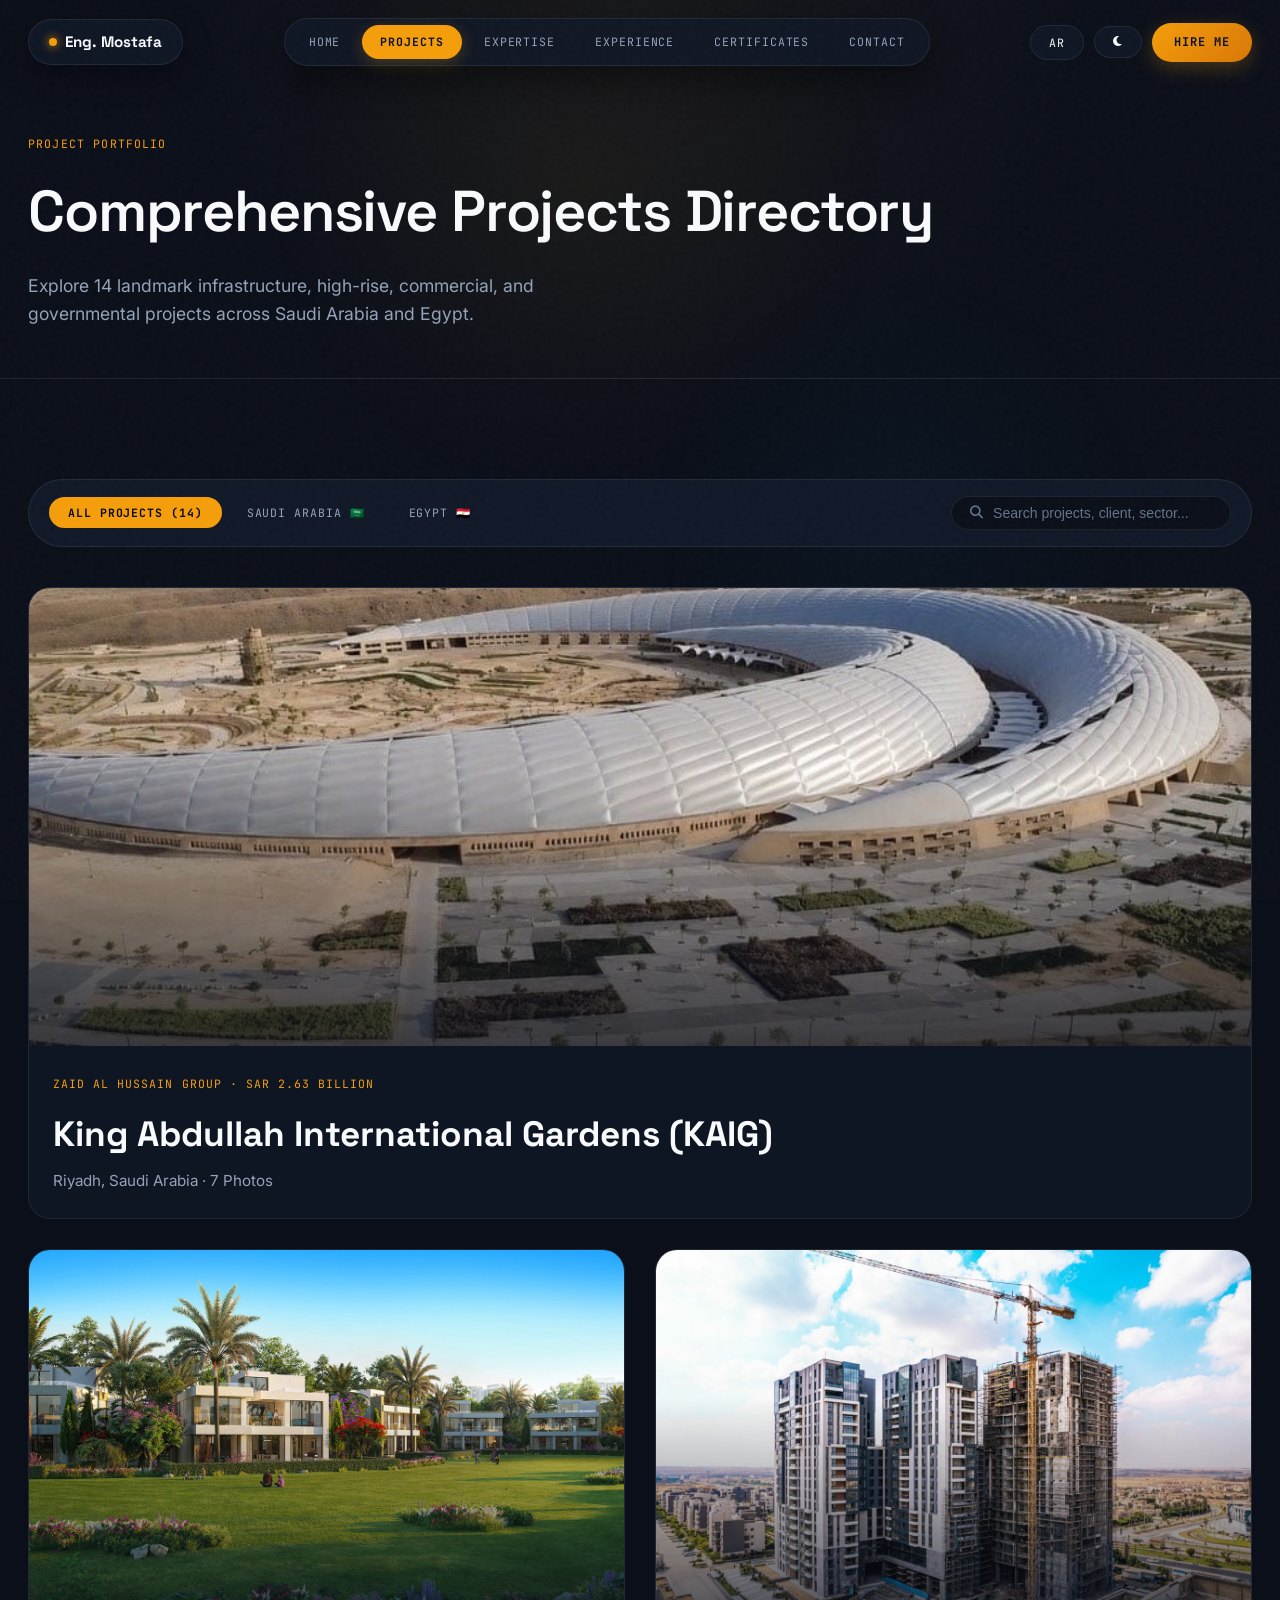
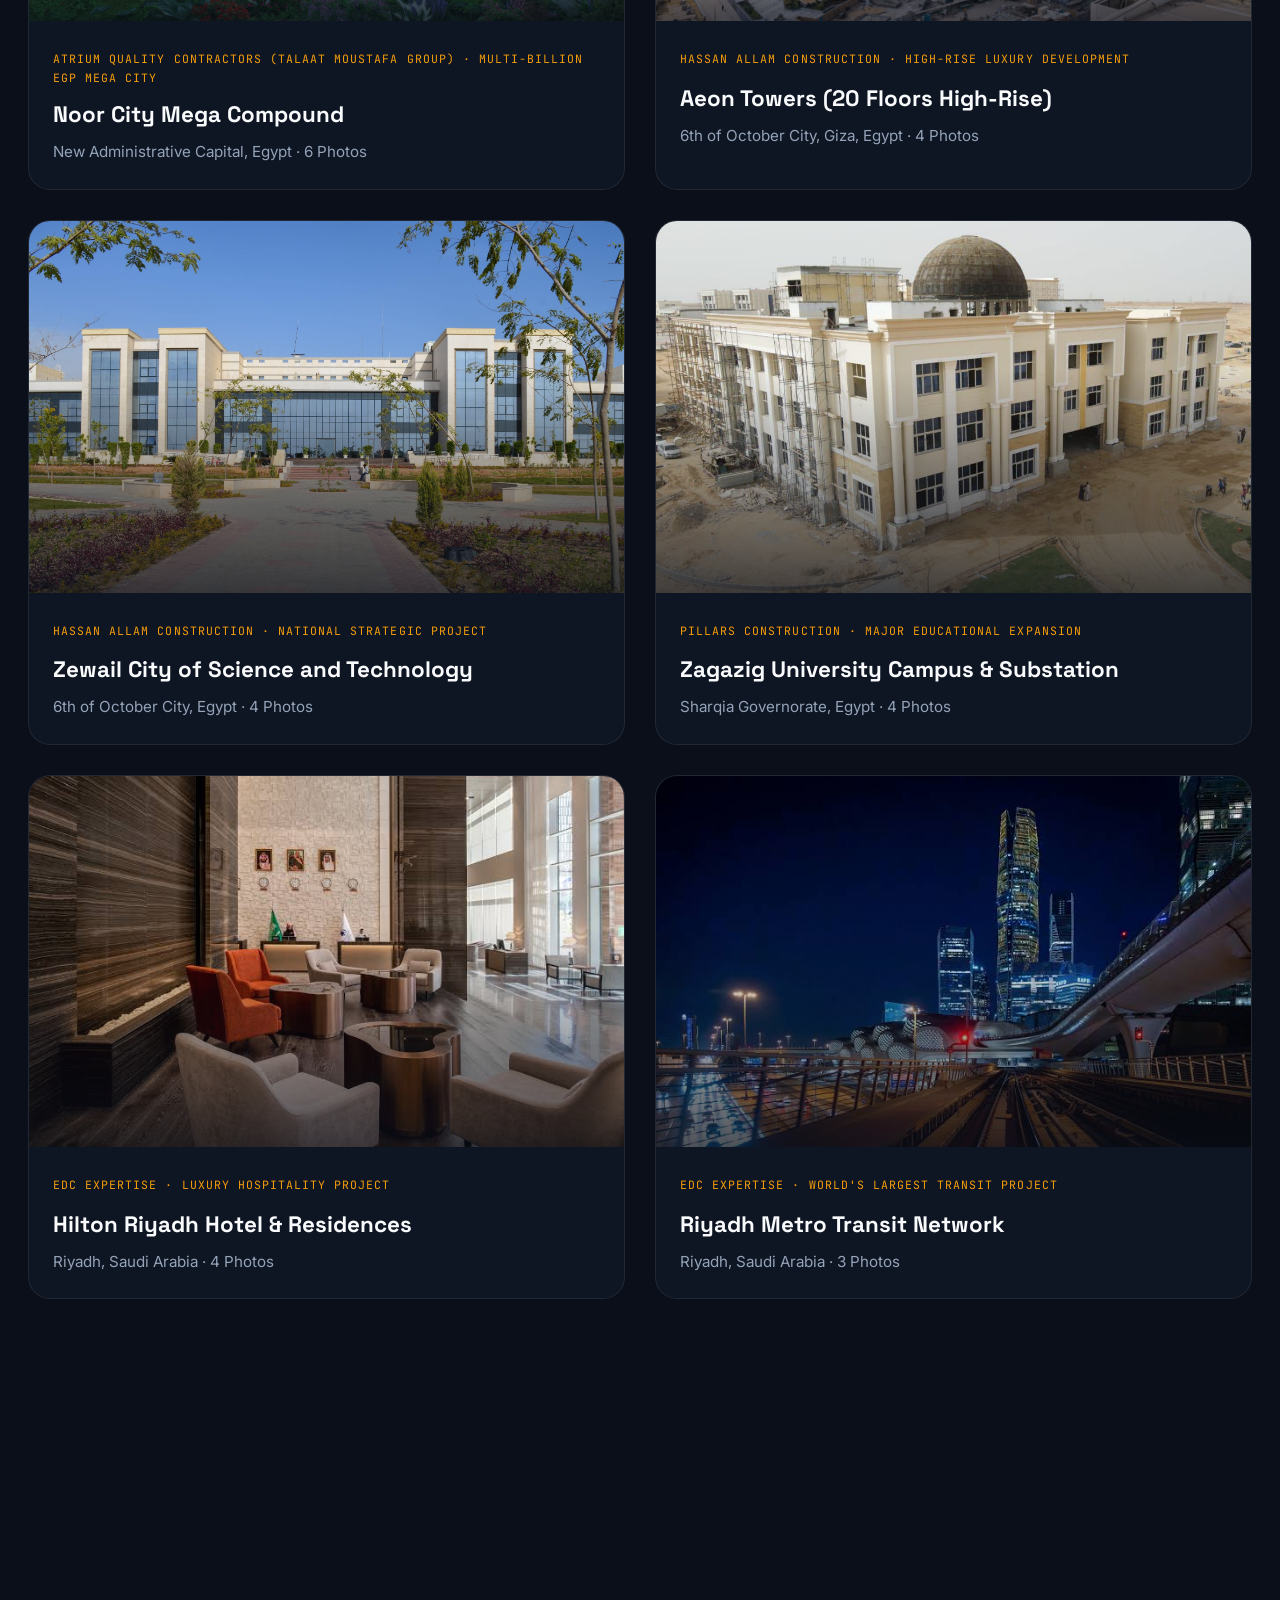
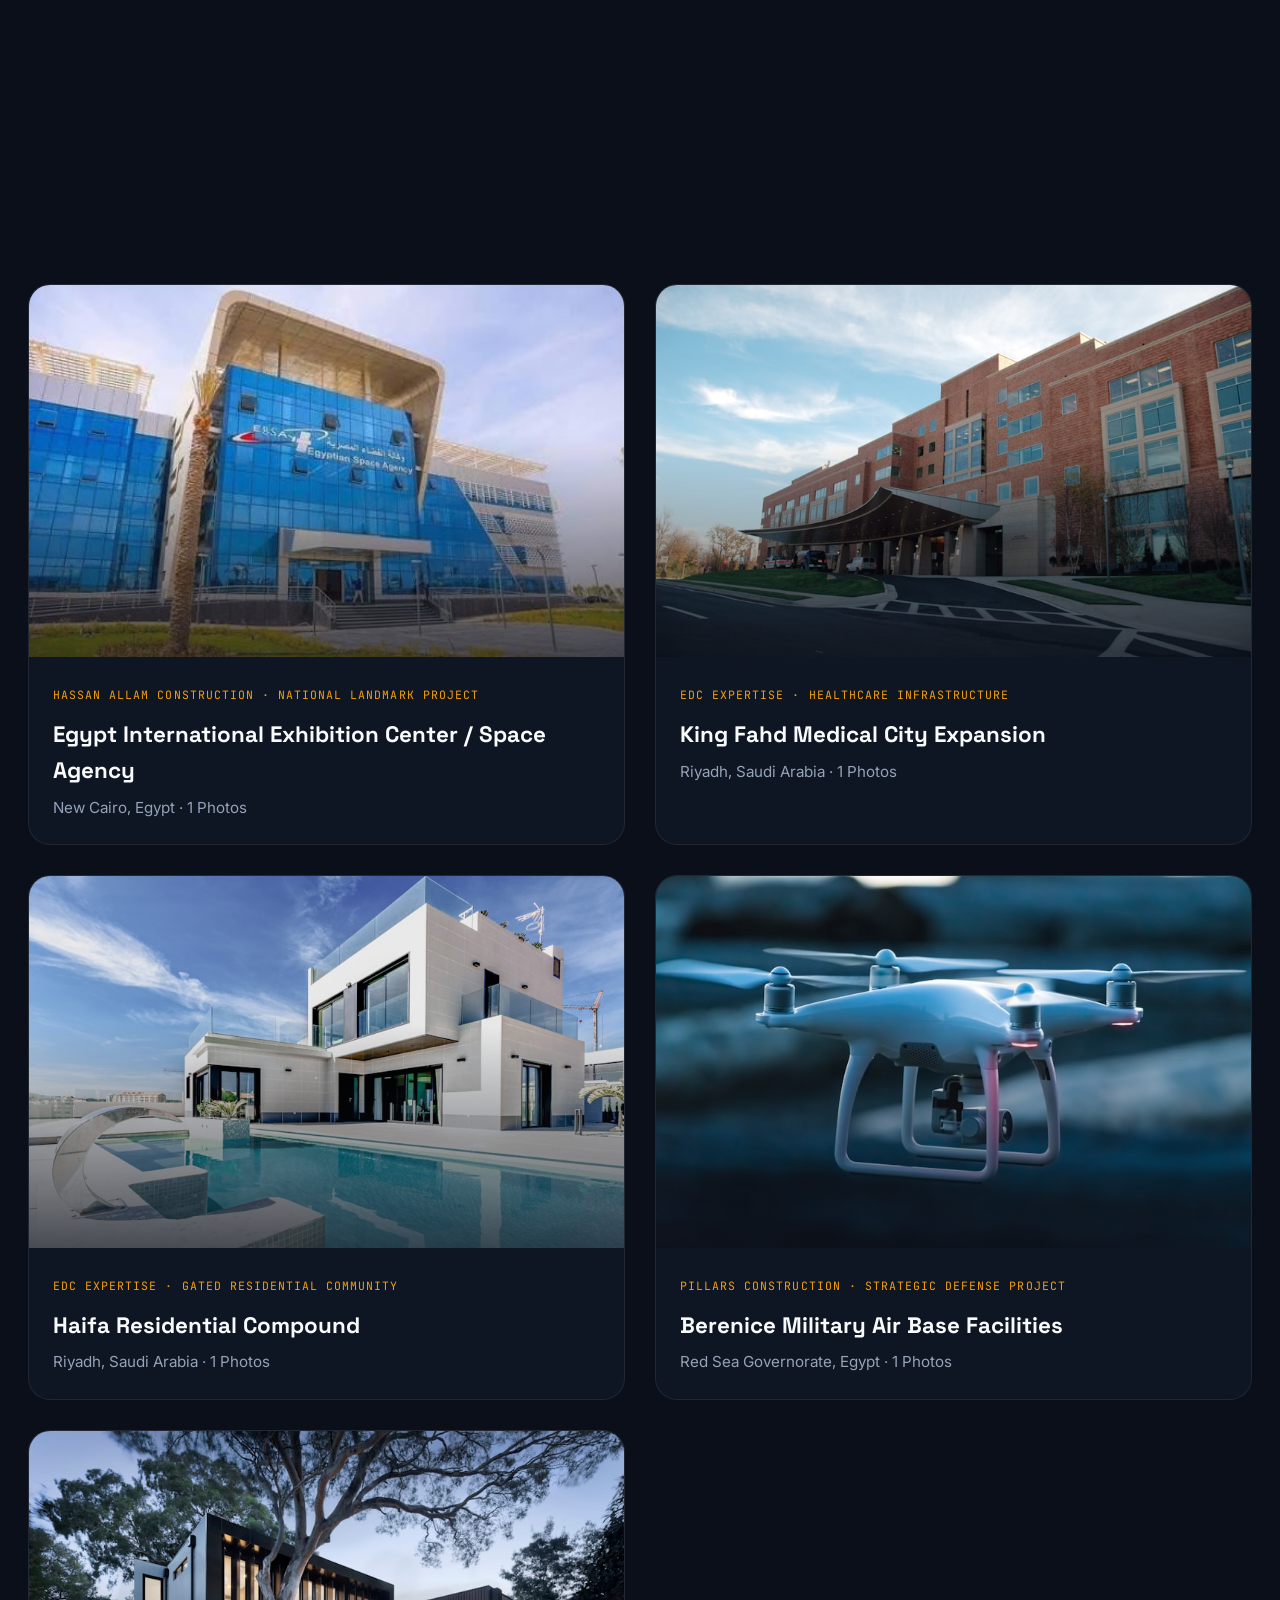
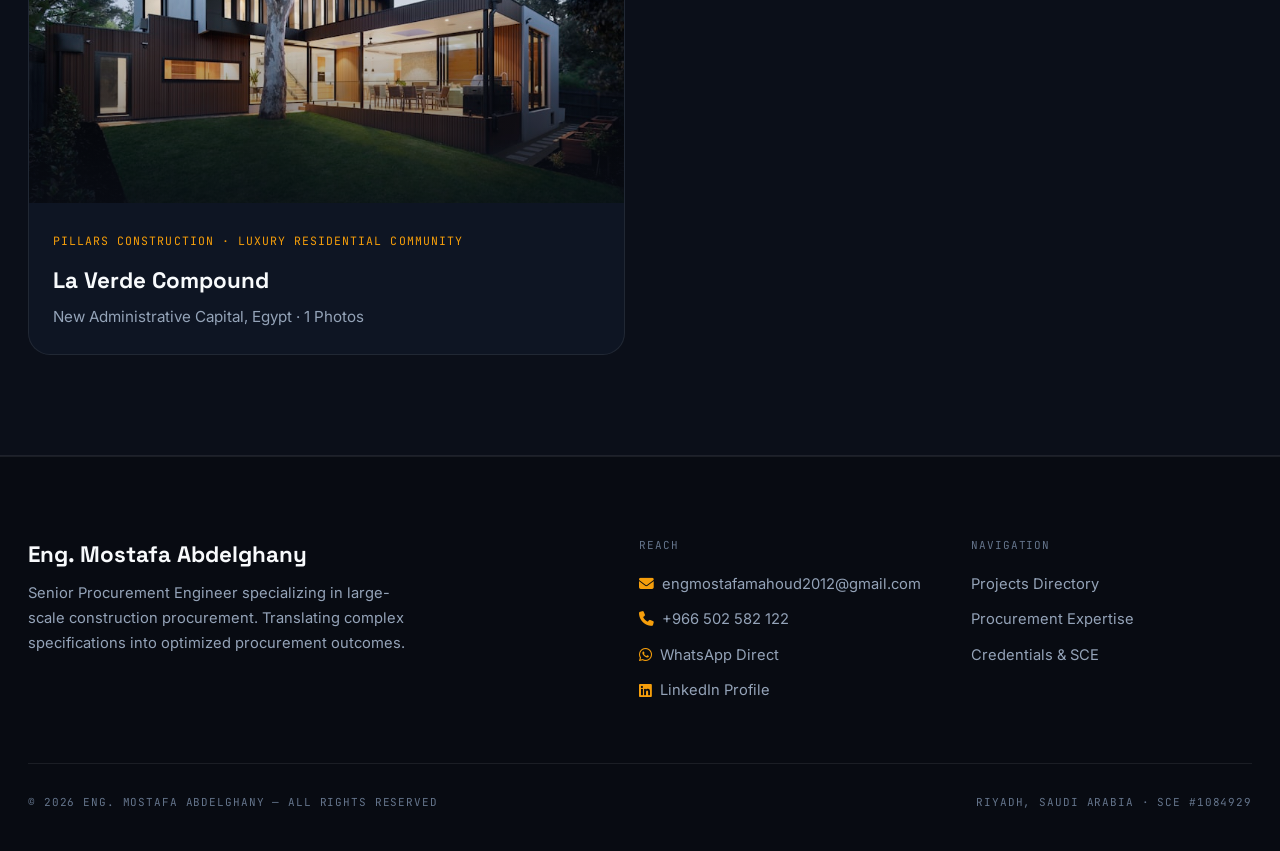
<file: projects.html>
<!DOCTYPE html>
<html lang="en" dir="ltr">
<head>
  <meta charset="UTF-8" />
  <meta name="viewport" content="width=device-width, initial-scale=1.0" />
  <title data-en="Projects Directory | Eng. Mostafa Abdelghany" data-ar="دليل المشاريع الشامل | م. مصطفى عبد الغني">Projects Directory | Eng. Mostafa Abdelghany</title>
  <meta name="description" content="Eng. Mostafa Abdelghany - Senior Procurement Engineer | Portfolio & Engineering Hub" />
  <link rel="stylesheet" href="https://cdnjs.cloudflare.com/ajax/libs/font-awesome/6.5.1/css/all.min.css" />
  <link rel="stylesheet" href="styles/main.css" />
  <link rel="stylesheet" href="styles/pages.css" />
  <link rel="stylesheet" href="styles/animations.css" />
  <link rel="stylesheet" href="styles/responsive.css" />
</head>
<body>
  <div class="grain-overlay"></div>
  <div id="scroll-progress"></div>
  
    <header class="navbar-floating-header">
      <div class="navbar-inner-box">
        <a class="nav-brand-logo" href="index.html">
          <span style="display:inline-block;width:8px;height:8px;border-radius:50%;background:var(--accent);box-shadow:0 0 10px var(--accent);"></span>
          <span data-en="Eng. Mostafa" data-ar="م. مصطفى عبد الغني">Eng. Mostafa</span>
        </a>

        <nav class="nav-pill-menu" id="nav-menu">
          <a class="nav-pill-link" href="index.html" data-en="Home" data-ar="الرئيسية">Home</a>
<a class="nav-pill-link active" href="projects.html" data-en="Projects" data-ar="المشاريع">Projects</a>
<a class="nav-pill-link" href="services.html" data-en="Expertise" data-ar="الكفاءات">Expertise</a>
<a class="nav-pill-link" href="experience.html" data-en="Experience" data-ar="الخبرات">Experience</a>
<a class="nav-pill-link" href="certificates.html" data-en="Certificates" data-ar="الشهادات">Certificates</a>
<a class="nav-pill-link" href="contact.html" data-en="Contact" data-ar="تواصل">Contact</a>

        </nav>

        <div class="nav-controls-box">
          <button class="nav-pill-btn" id="lang-toggle" title="Switch Language">
            <span id="lang-text">AR</span>
          </button>
          <button class="nav-pill-btn" id="theme-toggle" title="Toggle Theme" aria-label="Toggle Theme">
            <i class="fas fa-moon"></i>
          </button>
          <a class="nav-cta-pill" href="contact.html" data-en="Hire Me" data-ar="تعاقد معي">Hire Me</a>
          <button class="hamburger-btn" id="hamburger-btn" aria-label="Menu">
            <i class="fas fa-bars"></i>
          </button>
        </div>
      </div>
    </header>
    

  <header class="page-intro-header">
    <div class="container">
      <span class="page-intro-tag" data-en="Project Portfolio" data-ar="سجل الأعمال والمشاريع">Project Portfolio</span>
      <h1 class="page-intro-title" data-en="Comprehensive Projects Directory" data-ar="دليل المشاريع الكبرى والخبرات الموثقة">Comprehensive Projects Directory</h1>
      <p class="page-intro-subtitle" data-en="Explore 14 landmark infrastructure, high-rise, commercial, and governmental projects across Saudi Arabia and Egypt." data-ar="استكشف 14 مشروعاً كبيراً في قطاعات البنية التحتية، الأبراج الشاهقة، المشافي، والمطارات في السعودية ومصر.">Explore 14 landmark infrastructure, high-rise, commercial, and governmental projects across Saudi Arabia and Egypt.</p>
    </div>
  </header>

  <section class="section-wrapper">
    <div class="container">
      <!-- Filter Bar -->
      <div class="projects-filter-bar">
        <div class="pills-group" id="country-pills">
          <button class="filter-pill active" data-filter="all" data-en="All Projects (14)" data-ar="جميع المشاريع (14)">All Projects (14)</button>
          <button class="filter-pill" data-filter="ksa" data-en="Saudi Arabia 🇸🇦" data-ar="المملكة العربية السعودية 🇸🇦">Saudi Arabia 🇸🇦</button>
          <button class="filter-pill" data-filter="egypt" data-en="Egypt 🇪🇬" data-ar="جمهورية مصر العربية 🇪🇬">Egypt 🇪🇬</button>
        </div>

        <div class="search-input-box">
          <i class="fas fa-search" style="color:var(--ink-faint);font-size:13px;"></i>
          <input type="text" id="project-search" placeholder="Search projects, client, sector..." />
        </div>
      </div>

      <!-- Dynamic Project Cards Grid -->
      <div class="editorial-projects-grid" id="projects-grid-container">
        <!-- Rendered by scripts/projects.js -->
      </div>
    </div>
  </section>

  
    <footer class="footer-high-end">
      <div class="container">
        <div class="footer-grid-top">
          <div>
            <h3 class="font-display" style="font-size:1.4rem;font-weight:700;color:var(--ink);margin-bottom:8px;">Eng. Mostafa Abdelghany</h3>
            <p style="color:var(--ink-dim);font-size:0.92rem;max-width:380px;line-height:1.7;" data-en="Senior Procurement Engineer specializing in large-scale construction procurement. Translating complex specifications into optimized procurement outcomes." data-ar="مهندس مشتريات أول متخصص في مشتريات المشاريع الإنشائية الكبرى. تحويل المواصفات المعقدة إلى قرارات شراء محسوبة بأعلى كفاءة.">Senior Procurement Engineer specializing in large-scale construction procurement. Translating complex specifications into optimized procurement outcomes.</p>
          </div>
          <div>
            <div class="footer-col-title" data-en="Reach" data-ar="تواصل مباشر">Reach</div>
            <div class="footer-link-list">
              <a class="footer-link-item" href="mailto:engmostafamahoud2012@gmail.com"><i class="fas fa-envelope gold-text"></i> engmostafamahoud2012@gmail.com</a>
              <a class="footer-link-item" href="tel:+966502582122"><i class="fas fa-phone gold-text"></i> +966 502 582 122</a>
              <a class="footer-link-item" href="https://wa.me/966502582122" target="_blank"><i class="fab fa-whatsapp gold-text"></i> WhatsApp Direct</a>
              <a class="footer-link-item" href="https://www.linkedin.com/in/mostafa-abdelghany-procurement/" target="_blank"><i class="fab fa-linkedin gold-text"></i> LinkedIn Profile</a>
            </div>
          </div>
          <div>
            <div class="footer-col-title" data-en="Navigation" data-ar="أقسام الموقع">Navigation</div>
            <div class="footer-link-list">
              <a class="footer-link-item" href="projects.html" data-en="Projects Directory" data-ar="دليل المشاريع">Projects Directory</a>
              <a class="footer-link-item" href="services.html" data-en="Procurement Expertise" data-ar="الكفاءات والخبرات">Procurement Expertise</a>
                            <a class="footer-link-item" href="certificates.html" data-en="Credentials & SCE" data-ar="الاعتمادات والشهادات">Credentials & SCE</a>
            </div>
          </div>
        </div>
        <div class="footer-bottom-bar">
          <div>© 2026 ENG. MOSTAFA ABDELGHANY — ALL RIGHTS RESERVED</div>
          <div>RIYADH, SAUDI ARABIA · SCE #1084929</div>
        </div>
      </div>
    </footer>
    
  <a class="cv-float-btn" id="cv-float-btn" href="Mostafa Abdelghany - Procurement CV.pdf" target="_blank" title="Download CV">
    <i class="fas fa-file-pdf" style="font-size:16px;"></i>
    <span>CV</span>
  </a>
  <script src="scripts/projects-data.js"></script>
  <script src="scripts/animations.js"></script>
  <script src="scripts/main.js"></script>
  <script src="scripts/projects.js"></script>
</body>
</html>
</file>
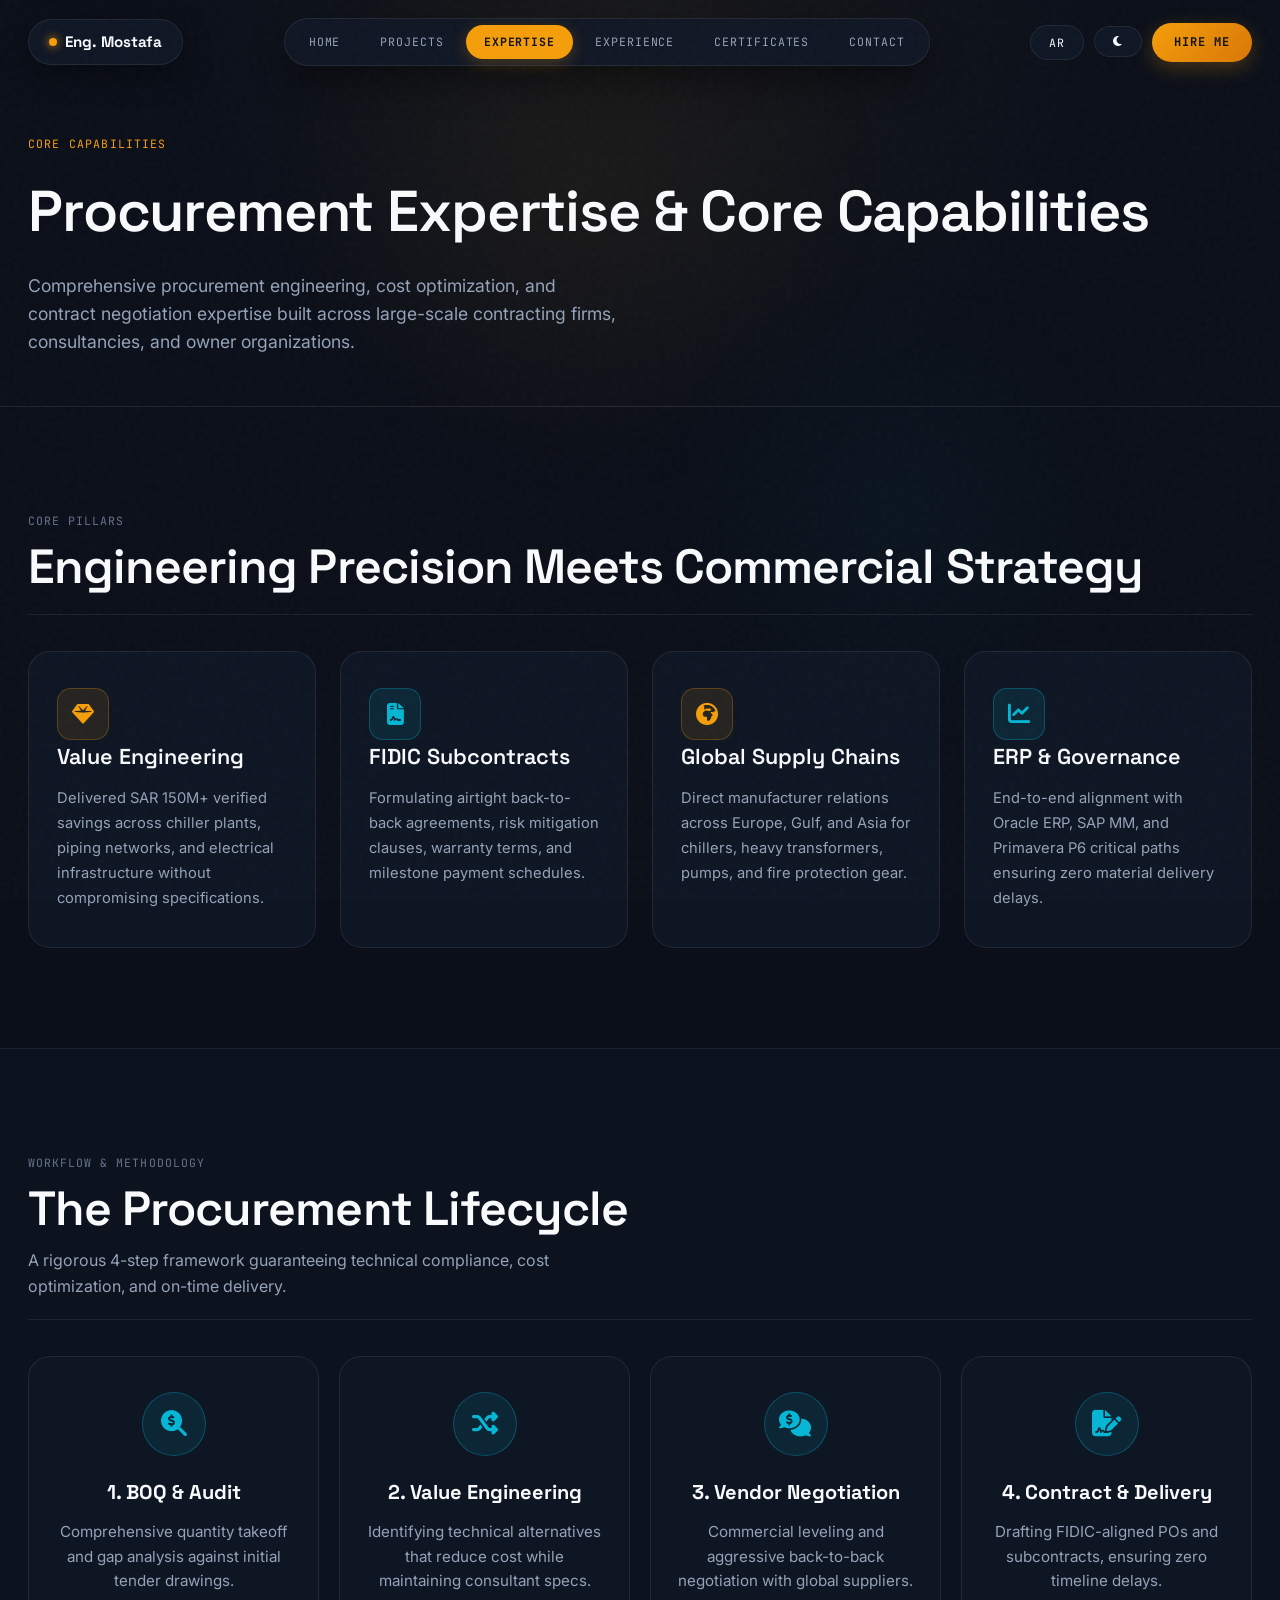
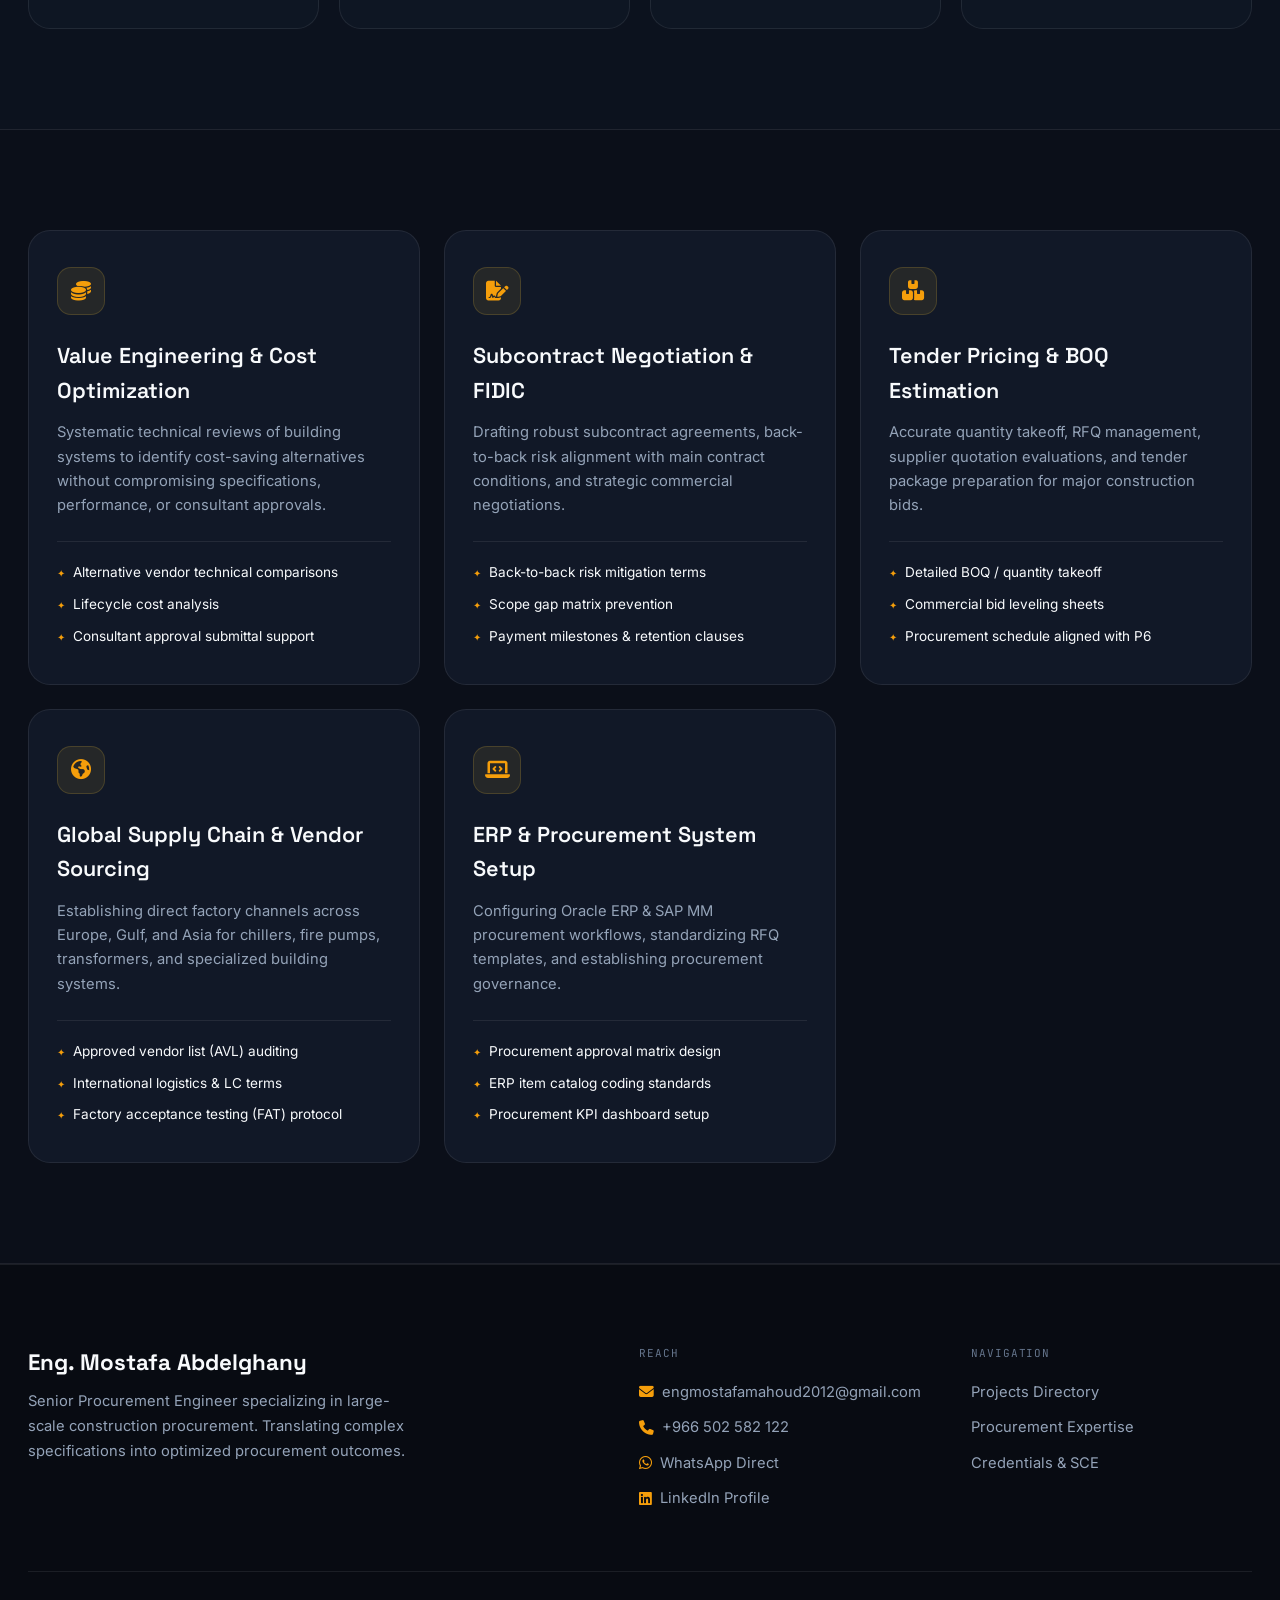
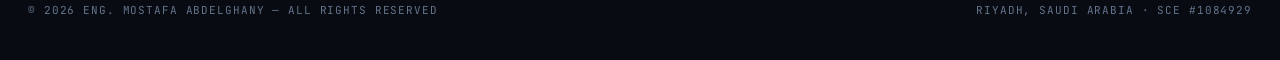
<file: services.html>
<!DOCTYPE html>
<html lang="en" dir="ltr">
<head>
  <meta charset="UTF-8" />
  <meta name="viewport" content="width=device-width, initial-scale=1.0" />
  <title data-en="Procurement Expertise | Eng. Mostafa Abdelghany" data-ar="الخبرات والكفاءات | م. مصطفى عبد الغني">Procurement Expertise | Eng. Mostafa Abdelghany</title>
  <meta name="description" content="Eng. Mostafa Abdelghany - Senior Procurement Engineer | Portfolio & Engineering Hub" />
  <link rel="stylesheet" href="https://cdnjs.cloudflare.com/ajax/libs/font-awesome/6.5.1/css/all.min.css" />
  <link rel="stylesheet" href="styles/main.css" />
  <link rel="stylesheet" href="styles/pages.css" />
  <link rel="stylesheet" href="styles/animations.css" />
  <link rel="stylesheet" href="styles/responsive.css" />
</head>
<body>
  <div class="grain-overlay"></div>
  <div id="scroll-progress"></div>
  
    <header class="navbar-floating-header">
      <div class="navbar-inner-box">
        <a class="nav-brand-logo" href="index.html">
          <span style="display:inline-block;width:8px;height:8px;border-radius:50%;background:var(--accent);box-shadow:0 0 10px var(--accent);"></span>
          <span data-en="Eng. Mostafa" data-ar="م. مصطفى عبد الغني">Eng. Mostafa</span>
        </a>

        <nav class="nav-pill-menu" id="nav-menu">
          <a class="nav-pill-link" href="index.html" data-en="Home" data-ar="الرئيسية">Home</a>
<a class="nav-pill-link" href="projects.html" data-en="Projects" data-ar="المشاريع">Projects</a>
<a class="nav-pill-link active" href="services.html" data-en="Expertise" data-ar="الكفاءات">Expertise</a>
<a class="nav-pill-link" href="experience.html" data-en="Experience" data-ar="الخبرات">Experience</a>
<a class="nav-pill-link" href="certificates.html" data-en="Certificates" data-ar="الشهادات">Certificates</a>
<a class="nav-pill-link" href="contact.html" data-en="Contact" data-ar="تواصل">Contact</a>

        </nav>

        <div class="nav-controls-box">
          <button class="nav-pill-btn" id="lang-toggle" title="Switch Language">
            <span id="lang-text">AR</span>
          </button>
          <button class="nav-pill-btn" id="theme-toggle" title="Toggle Theme" aria-label="Toggle Theme">
            <i class="fas fa-moon"></i>
          </button>
          <a class="nav-cta-pill" href="contact.html" data-en="Hire Me" data-ar="تعاقد معي">Hire Me</a>
          <button class="hamburger-btn" id="hamburger-btn" aria-label="Menu">
            <i class="fas fa-bars"></i>
          </button>
        </div>
      </div>
    </header>
    

  <header class="page-intro-header">
    <div class="container">
      <span class="page-intro-tag" data-en="Core Capabilities" data-ar="الكفاءات الأساسية">Core Capabilities</span>
      <h1 class="page-intro-title" data-en="Procurement Expertise & Core Capabilities" data-ar="الخبرات والكفاءات في المشتريات">Procurement Expertise &amp; Core Capabilities</h1>
      <p class="page-intro-subtitle" data-en="Comprehensive procurement engineering, cost optimization, and contract negotiation expertise built across large-scale contracting firms, consultancies, and owner organizations." data-ar="خبرات شاملة في هندسة المشتريات، دراسة التكاليف، وصياغة العقود، تراكمت عبر العمل مع كبرى شركات المقاولات والاستشارات والجهات المالكة.">Comprehensive procurement engineering, cost optimization, and contract negotiation expertise built across large-scale contracting firms, consultancies, and owner organizations.</p>
    </div>
  </header>

  <!-- 3. CORE VALUE PILLARS (3D TILT CARDS) -->
  <section class="section-wrapper">
    <div class="container">
      <div class="section-heading-block" style="border-bottom:1px solid var(--line);padding-bottom:20px;margin-bottom:36px;">
        <span class="label gold-text" data-en="Core Pillars" data-ar="ركائز القوة الهندسية">Core Pillars</span>
        <h2 class="section-heading-title" style="margin:6px 0 0;" data-en="Engineering Precision Meets Commercial Strategy" data-ar="دقة الهندسة تلتقي مع الاستراتيجية التجارية">Engineering Precision Meets Commercial Strategy</h2>
      </div>

      <div class="tilt-cards-grid">
        <div class="tilt-card-item">
          <div class="tilt-icon-box"><i class="fas fa-gem"></i></div>
          <h3 class="tilt-card-title" data-en="Value Engineering" data-ar="هندسة القيمة">Value Engineering</h3>
          <p class="tilt-card-desc" data-en="Delivered SAR 150M+ verified savings across chiller plants, piping networks, and electrical infrastructure without compromising specifications." data-ar="تحقيق وفورات مثبتة تجاوزت 150 مليون ريال في محطات التبريد، الشبكات، والأنظمة الكهربائية دون المساس بالمواصفات.">Delivered SAR 150M+ verified savings across chiller plants, piping networks, and electrical infrastructure without compromising specifications.</p>
        </div>

        <div class="tilt-card-item">
          <div class="tilt-icon-box" style="color:var(--accent-cyan);border-color:rgba(6,182,212,0.3);background:rgba(6,182,212,0.1);"><i class="fas fa-file-contract"></i></div>
          <h3 class="tilt-card-title" data-en="FIDIC Subcontracts" data-ar="عقود الفيديك والباطن">FIDIC Subcontracts</h3>
          <p class="tilt-card-desc" data-en="Formulating airtight back-to-back agreements, risk mitigation clauses, warranty terms, and milestone payment schedules." data-ar="صياغة عقود باطن متطابقة مع العقد الرئيسي (Back-to-Back) وضبط جداول الدفعات والضمانات البنكية.">Formulating airtight back-to-back agreements, risk mitigation clauses, warranty terms, and milestone payment schedules.</p>
        </div>

        <div class="tilt-card-item">
          <div class="tilt-icon-box"><i class="fas fa-globe-africa"></i></div>
          <h3 class="tilt-card-title" data-en="Global Supply Chains" data-ar="سلاسل التوريد الدولية">Global Supply Chains</h3>
          <p class="tilt-card-desc" data-en="Direct manufacturer relations across Europe, Gulf, and Asia for chillers, heavy transformers, pumps, and fire protection gear." data-ar="قنوات استيراد مباشرة مع كبرى المصانع العالمية في أوروبا والخليج للمعدات الثقيلة ومحطات الضخ.">Direct manufacturer relations across Europe, Gulf, and Asia for chillers, heavy transformers, pumps, and fire protection gear.</p>
        </div>

        <div class="tilt-card-item">
          <div class="tilt-icon-box" style="color:var(--accent-cyan);border-color:rgba(6,182,212,0.3);background:rgba(6,182,212,0.1);"><i class="fas fa-chart-line"></i></div>
          <h3 class="tilt-card-title" data-en="ERP & Governance" data-ar="أنظمة ERP وحوكمة الشراء">ERP & Governance</h3>
          <p class="tilt-card-desc" data-en="End-to-end alignment with Oracle ERP, SAP MM, and Primavera P6 critical paths ensuring zero material delivery delays." data-ar="ربط دورة المشتريات بالمسار الحرج في Primavera P6 وأنظمة Oracle و SAP لضمان التوريد دون تأخير.">End-to-end alignment with Oracle ERP, SAP MM, and Primavera P6 critical paths ensuring zero material delivery delays.</p>
        </div>
      </div>
    </div>
  </section>

  <!-- 4. PROCUREMENT METHODOLOGY (Replaced Slider) -->
  <section class="section-wrapper" style="background:rgba(17, 24, 39, 0.4);">
    <div class="container">
      <div class="section-heading-block" style="border-bottom:1px solid var(--line);padding-bottom:20px;margin-bottom:36px;">
        <span class="label cyan-text" data-en="Workflow & Methodology" data-ar="منهجية العمل">Workflow & Methodology</span>
        <h2 class="section-heading-title" style="margin:6px 0 0;" data-en="The Procurement Lifecycle" data-ar="دورة حياة المشتريات">The Procurement Lifecycle</h2>
        <p style="color:var(--ink-dim);max-width:600px;margin:12px 0 0;" data-en="A rigorous 4-step framework guaranteeing technical compliance, cost optimization, and on-time delivery." data-ar="إطار عمل صارم من 4 خطوات يضمن المطابقة الفنية، وتقليل التكاليف، والتسليم في الموعد المحدد.">A rigorous 4-step framework guaranteeing technical compliance, cost optimization, and on-time delivery.</p>
      </div>

      <div class="workflow-grid">
        <div class="workflow-step">
          <div class="workflow-icon"><i class="fas fa-search-dollar"></i></div>
          <h3 class="workflow-title" data-en="1. BOQ & Audit" data-ar="1. حصر وتدقيق الكميات">1. BOQ & Audit</h3>
          <p class="workflow-desc" data-en="Comprehensive quantity takeoff and gap analysis against initial tender drawings." data-ar="حصر كميات دقيق ومطابقته مع المخططات ومستندات الطرح لتلافي العجوزات.">Comprehensive quantity takeoff and gap analysis against initial tender drawings.</p>
        </div>
        <div class="workflow-step">
          <div class="workflow-icon"><i class="fas fa-random"></i></div>
          <h3 class="workflow-title" data-en="2. Value Engineering" data-ar="2. هندسة القيمة">2. Value Engineering</h3>
          <p class="workflow-desc" data-en="Identifying technical alternatives that reduce cost while maintaining consultant specs." data-ar="طرح بدائل فنية تقلل التكلفة الإجمالية مع الحفاظ التام على مواصفات واعتماد الاستشاري.">Identifying technical alternatives that reduce cost while maintaining consultant specs.</p>
        </div>
        <div class="workflow-step">
          <div class="workflow-icon"><i class="fas fa-comments-dollar"></i></div>
          <h3 class="workflow-title" data-en="3. Vendor Negotiation" data-ar="3. التفاوض المالي والفني">3. Vendor Negotiation</h3>
          <p class="workflow-desc" data-en="Commercial leveling and aggressive back-to-back negotiation with global suppliers." data-ar="مقارنة العروض وتفريغها، وإدارة مفاوضات حازمة مع الموردين لتحقيق أعلى وفر.">Commercial leveling and aggressive back-to-back negotiation with global suppliers.</p>
        </div>
        <div class="workflow-step">
          <div class="workflow-icon"><i class="fas fa-file-signature"></i></div>
          <h3 class="workflow-title" data-en="4. Contract & Delivery" data-ar="4. التعاقد والتوريد">4. Contract & Delivery</h3>
          <p class="workflow-desc" data-en="Drafting FIDIC-aligned POs and subcontracts, ensuring zero timeline delays." data-ar="صياغة عقود وأوامر شراء صارمة لحماية المشروع وضمان التدفق الزمني للمواد.">Drafting FIDIC-aligned POs and subcontracts, ensuring zero timeline delays.</p>
        </div>
      </div>
    </div>
  </section>

  <section class="section-wrapper">
    <div class="container">
      <div class="services-editorial-grid">
        <!-- Service 1 -->
        <div class="service-dark-card">
          <div>
            <div class="service-icon-box"><i class="fas fa-coins"></i></div>
            <h3 class="service-card-title" data-en="Value Engineering & Cost Optimization" data-ar="هندسة القيمة وتحسين التكاليف">Value Engineering & Cost Optimization</h3>
            <p class="service-card-desc" data-en="Systematic technical reviews of building systems to identify cost-saving alternatives without compromising specifications, performance, or consultant approvals." data-ar="مراجعة فنية شاملة للأنظمة الإنشائية لتقديم بدائل فنية معتمدة توفر ملايين الريالات دون المساس بالجودة أو موافقة الاستشاري.">Systematic technical reviews of building systems to identify cost-saving alternatives without compromising specifications, performance, or consultant approvals.</p>
          </div>
          <div class="service-deliverables-list">
            <span class="service-deliverable-item" data-en="Alternative vendor technical comparisons" data-ar="مقارنات فنية ومالية للبدائل">Alternative vendor technical comparisons</span>
            <span class="service-deliverable-item" data-en="Lifecycle cost analysis" data-ar="تحليل تكلفة دورة الحياة">Lifecycle cost analysis</span>
            <span class="service-deliverable-item" data-en="Consultant approval submittal support" data-ar="إعداد مذكرات الاعتماد للاستشاري">Consultant approval submittal support</span>
          </div>
        </div>

        <!-- Service 2 -->
        <div class="service-dark-card">
          <div>
            <div class="service-icon-box"><i class="fas fa-file-signature"></i></div>
            <h3 class="service-card-title" data-en="Subcontract Negotiation & FIDIC" data-ar="صياغة وتفاوض عقود الباطن وفيديك">Subcontract Negotiation & FIDIC</h3>
            <p class="service-card-desc" data-en="Drafting robust subcontract agreements, back-to-back risk alignment with main contract conditions, and strategic commercial negotiations." data-ar="صياغة عقود باطن محكمة متوافقة مع شروط العقد الرئيسي والفيديك، وإدارة جلسات التفاوض المالي والفني بحرفية.">Drafting robust subcontract agreements, back-to-back risk alignment with main contract conditions, and strategic commercial negotiations.</p>
          </div>
          <div class="service-deliverables-list">
            <span class="service-deliverable-item" data-en="Back-to-back risk mitigation terms" data-ar="بنود حماية وحوكمة المخاطر">Back-to-back risk mitigation terms</span>
            <span class="service-deliverable-item" data-en="Scope gap matrix prevention" data-ar="منع ثغرات وتداخل نطاق الأعمال">Scope gap matrix prevention</span>
            <span class="service-deliverable-item" data-en="Payment milestones & retention clauses" data-ar="صياغة الدفعات النقدية والضمانات">Payment milestones & retention clauses</span>
          </div>
        </div>

        <!-- Service 3 -->
        <div class="service-dark-card">
          <div>
            <div class="service-icon-box"><i class="fas fa-boxes-stacked"></i></div>
            <h3 class="service-card-title" data-en="Tender Pricing & BOQ Estimation" data-ar="تسعير العطاءات وإعداد جداول الكميات">Tender Pricing & BOQ Estimation</h3>
            <p class="service-card-desc" data-en="Accurate quantity takeoff, RFQ management, supplier quotation evaluations, and tender package preparation for major construction bids." data-ar="حصر كميات دقيق، إدارة طلبات عروض الأسعار RFQ، تحليل العروض، وإعداد مظاريف المناقصات التنافسية.">Accurate quantity takeoff, RFQ management, supplier quotation evaluations, and tender package preparation for major construction bids.</p>
          </div>
          <div class="service-deliverables-list">
            <span class="service-deliverable-item" data-en="Detailed BOQ / quantity takeoff" data-ar="حصر تفصيلي للكميات">Detailed BOQ / quantity takeoff</span>
            <span class="service-deliverable-item" data-en="Commercial bid leveling sheets" data-ar="جداول مقارنة وتفريغ الأسعار">Commercial bid leveling sheets</span>
            <span class="service-deliverable-item" data-en="Procurement schedule aligned with P6" data-ar="جدول زمني للمشتريات متوافق مع P6">Procurement schedule aligned with P6</span>
          </div>
        </div>

        <!-- Service 4 -->
        <div class="service-dark-card">
          <div>
            <div class="service-icon-box"><i class="fas fa-globe-americas"></i></div>
            <h3 class="service-card-title" data-en="Global Supply Chain & Vendor Sourcing" data-ar="سلاسل الإمداد وتأهيل الموردين الدوليين">Global Supply Chain & Vendor Sourcing</h3>
            <p class="service-card-desc" data-en="Establishing direct factory channels across Europe, Gulf, and Asia for chillers, fire pumps, transformers, and specialized building systems." data-ar="بناء قنوات استيراد وتوريد مباشرة مع المصانع العالمية في أوروبا والخليج وآسيا للمعدات الكبرى ومحطات التبريد.">Establishing direct factory channels across Europe, Gulf, and Asia for chillers, fire pumps, transformers, and specialized building systems.</p>
          </div>
          <div class="service-deliverables-list">
            <span class="service-deliverable-item" data-en="Approved vendor list (AVL) auditing" data-ar="تدقيق سجل الموردين المعتمدين">Approved vendor list (AVL) auditing</span>
            <span class="service-deliverable-item" data-en="International logistics & LC terms" data-ar="الاعتمادات المستندية والشحن الدولي">International logistics & LC terms</span>
            <span class="service-deliverable-item" data-en="Factory acceptance testing (FAT) protocol" data-ar="بروتوكولات فحص المصنع FAT">Factory acceptance testing (FAT) protocol</span>
          </div>
        </div>

        <!-- Service 5 -->
        <div class="service-dark-card">
          <div>
            <div class="service-icon-box"><i class="fas fa-laptop-code"></i></div>
            <h3 class="service-card-title" data-en="ERP & Procurement System Setup" data-ar="هيكلة أنظمة المشتريات و ERP">ERP & Procurement System Setup</h3>
            <p class="service-card-desc" data-en="Configuring Oracle ERP & SAP MM procurement workflows, standardizing RFQ templates, and establishing procurement governance." data-ar="إعداد دورات المشتريات على أوراكل وساب، توحيد نماذج عروض الأسعار، وضبط حوكمة واعتمادات الشراء.">Configuring Oracle ERP & SAP MM procurement workflows, standardizing RFQ templates, and establishing procurement governance.</p>
          </div>
          <div class="service-deliverables-list">
            <span class="service-deliverable-item" data-en="Procurement approval matrix design" data-ar="مصفوفة صلاحيات واعتمادات الشراء">Procurement approval matrix design</span>
            <span class="service-deliverable-item" data-en="ERP item catalog coding standards" data-ar="أكواد وتصنيفات الأصناف الهندسية">ERP item catalog coding standards</span>
            <span class="service-deliverable-item" data-en="Procurement KPI dashboard setup" data-ar="لوحات مؤشرات الأداء KPIs">Procurement KPI dashboard setup</span>
          </div>
        </div>
      </div>
    </div>
  </section>

  
    <footer class="footer-high-end">
      <div class="container">
        <div class="footer-grid-top">
          <div>
            <h3 class="font-display" style="font-size:1.4rem;font-weight:700;color:var(--ink);margin-bottom:8px;">Eng. Mostafa Abdelghany</h3>
            <p style="color:var(--ink-dim);font-size:0.92rem;max-width:380px;line-height:1.7;" data-en="Senior Procurement Engineer specializing in large-scale construction procurement. Translating complex specifications into optimized procurement outcomes." data-ar="مهندس مشتريات أول متخصص في مشتريات المشاريع الإنشائية الكبرى. تحويل المواصفات المعقدة إلى قرارات شراء محسوبة بأعلى كفاءة.">Senior Procurement Engineer specializing in large-scale construction procurement. Translating complex specifications into optimized procurement outcomes.</p>
          </div>
          <div>
            <div class="footer-col-title" data-en="Reach" data-ar="تواصل مباشر">Reach</div>
            <div class="footer-link-list">
              <a class="footer-link-item" href="mailto:engmostafamahoud2012@gmail.com"><i class="fas fa-envelope gold-text"></i> engmostafamahoud2012@gmail.com</a>
              <a class="footer-link-item" href="tel:+966502582122"><i class="fas fa-phone gold-text"></i> +966 502 582 122</a>
              <a class="footer-link-item" href="https://wa.me/966502582122" target="_blank"><i class="fab fa-whatsapp gold-text"></i> WhatsApp Direct</a>
              <a class="footer-link-item" href="https://www.linkedin.com/in/mostafa-abdelghany-procurement/" target="_blank"><i class="fab fa-linkedin gold-text"></i> LinkedIn Profile</a>
            </div>
          </div>
          <div>
            <div class="footer-col-title" data-en="Navigation" data-ar="أقسام الموقع">Navigation</div>
            <div class="footer-link-list">
              <a class="footer-link-item" href="projects.html" data-en="Projects Directory" data-ar="دليل المشاريع">Projects Directory</a>
              <a class="footer-link-item" href="services.html" data-en="Procurement Expertise" data-ar="الكفاءات والخبرات">Procurement Expertise</a>
                            <a class="footer-link-item" href="certificates.html" data-en="Credentials & SCE" data-ar="الاعتمادات والشهادات">Credentials & SCE</a>
            </div>
          </div>
        </div>
        <div class="footer-bottom-bar">
          <div>© 2026 ENG. MOSTAFA ABDELGHANY — ALL RIGHTS RESERVED</div>
          <div>RIYADH, SAUDI ARABIA · SCE #1084929</div>
        </div>
      </div>
    </footer>
    
  <a class="cv-float-btn" id="cv-float-btn" href="Mostafa Abdelghany - Procurement CV.pdf" target="_blank" title="Download CV">
    <i class="fas fa-file-pdf" style="font-size:16px;"></i>
    <span>CV</span>
  </a>
  <script src="scripts/projects-data.js"></script>
  <script src="scripts/animations.js"></script>
  <script src="scripts/main.js"></script>
  
</body>
</html>
</file>
<file: styles/main.css>
/* ==========================================================================
   PORTFOLIO V3 — HIGH-IMPACT ARCHITECTURAL DESIGN SYSTEM
   Palette: Obsidian Gunmetal + Radiant Amber Gold + Electric Cyan Glow
   ========================================================================== */

/* ---- Google Fonts Import ---- */
@import url('https://fonts.googleapis.com/css2?family=Cairo:wght@400;600;700;800;900&family=Inter:wght@300;400;500;600;700;800&family=JetBrains+Mono:wght@400;500;600;700&family=Space+Grotesk:wght@400;500;600;700;800&display=swap');

/* ---- Design Tokens ---- */
:root {
  /* Colors */
  --bg: #0B0F19;
  --bg-elevated: #111827;
  --bg-surface: #1E293B;
  --bg-card: rgba(17, 24, 39, 0.75);
  --bg-card-hover: rgba(30, 41, 59, 0.85);

  --line: rgba(255, 255, 255, 0.08);
  --line-strong: rgba(255, 255, 255, 0.18);

  --accent: #F59E0B;          /* Radiant Amber Gold */
  --accent-light: #FCD34D;
  --accent-hover: #D97706;
  --accent-cyan: #06B6D4;     /* High-Tech Technical Cyan */
  --accent-cyan-glow: rgba(6, 182, 212, 0.25);
  --accent-gold-glow: rgba(245, 158, 11, 0.25);

  --ink: #F8FAFC;             /* Pure White */
  --ink-dim: #94A3B8;         /* Muted Slate */
  --ink-faint: #64748B;       /* Darker Slate */

  /* Typography */
  --font-display: 'Space Grotesk', -apple-system, sans-serif;
  --font-body: 'Inter', -apple-system, sans-serif;
  --font-mono: 'JetBrains Mono', monospace;
  --font-arabic: 'Cairo', sans-serif;

  /* Borders & Radius */
  --radius-sm: 8px;
  --radius-md: 14px;
  --radius-lg: 22px;
  --radius-full: 9999px;

  /* Transitions */
  --transition-smooth: all 0.35s cubic-bezier(0.16, 1, 0.3, 1);
  --transition-bounce: all 0.5s cubic-bezier(0.34, 1.56, 0.64, 1);
}

/* Light Theme Overrides */
.light-theme {
  --bg: #F8FAFC;
  --bg-elevated: #FFFFFF;
  --bg-surface: #F1F5F9;
  --bg-card: rgba(255, 255, 255, 0.9);
  --bg-card-hover: #FFFFFF;
  --line: rgba(0, 0, 0, 0.08);
  --line-strong: rgba(0, 0, 0, 0.16);
  --ink: #0F172A;
  --ink-dim: #475569;
  --ink-faint: #94A3B8;
  --accent: #D97706;
}

/* ---- Reset & Base ---- */
*, *::before, *::after {
  box-sizing: border-box;
  margin: 0;
  padding: 0;
}

html {
  scroll-behavior: smooth;
  font-size: 16px;
  background-color: var(--bg);
  color: var(--ink);
  font-family: var(--font-body);
  line-height: 1.6;
  -webkit-font-smoothing: antialiased;
  -moz-osx-font-smoothing: grayscale;
}

html[dir="rtl"] {
  font-family: var(--font-arabic);
}

body {
  overflow-x: hidden;
  min-height: 100vh;
  background-color: var(--bg);
  color: var(--ink);
  position: relative;
}

/* Ambient glow blobs */
body::before {
  content: '';
  position: fixed;
  top: -10vw;
  left: 20vw;
  width: 50vw;
  height: 50vw;
  background: radial-gradient(circle, rgba(245, 158, 11, 0.04) 0%, transparent 70%);
  pointer-events: none;
  z-index: 0;
}
body::after {
  content: '';
  position: fixed;
  bottom: 10vw;
  right: 10vw;
  width: 40vw;
  height: 40vw;
  background: radial-gradient(circle, rgba(6, 182, 212, 0.035) 0%, transparent 70%);
  pointer-events: none;
  z-index: 0;
}

a { text-decoration: none; color: inherit; }
img { max-width: 100%; display: block; }
button { cursor: pointer; border: none; background: none; font-family: inherit; }
ul { list-style: none; }

/* ---- Grain Overlay ---- */
.grain-overlay {
  position: fixed;
  inset: 0;
  z-index: 9990;
  pointer-events: none;
  opacity: 0.028;
  background-image: url("data:image/svg+xml,%3Csvg viewBox='0 0 200 200' xmlns='http://www.w3.org/2000/svg'%3E%3Cfilter id='noiseFilter'%3E%3CfeTurbulence type='fractalNoise' baseFrequency='0.85' numOctaves='3' stitchTiles='stitch'/%3E%3C/filter%3E%3Crect width='100%25' height='100%25' filter='url(%23noiseFilter)'/%3E%3C/svg%3E");
}

/* ---- Top Scroll Progress Bar ---- */
#scroll-progress {
  position: fixed;
  top: 0;
  left: 0;
  height: 3px;
  background: linear-gradient(90deg, var(--accent), var(--accent-cyan));
  z-index: 9999;
  width: 0%;
  transform-origin: left;
  box-shadow: 0 0 10px var(--accent-gold-glow);
}

/* ---- Layout & Container ---- */
.container {
  max-width: 1400px;
  margin: 0 auto;
  padding: 0 28px;
  position: relative;
  z-index: 1;
}

.font-display { font-family: var(--font-display); }
.font-mono { font-family: var(--font-mono); }
.gold-text { color: var(--accent); }
.cyan-text { color: var(--accent-cyan); }

.label {
  font-family: var(--font-mono);
  font-size: 11.5px;
  text-transform: uppercase;
  letter-spacing: 0.09em;
  color: var(--ink-faint);
  display: inline-flex;
  align-items: center;
  gap: 6px;
}

/* Section Wrapper */
.section-wrapper {
  border-bottom: 1px solid var(--line);
  padding: 100px 0;
  position: relative;
  z-index: 1;
}

.section-heading-block {
  margin-bottom: 45px;
}

.section-heading-title {
  font-family: var(--font-display);
  font-size: clamp(2rem, 3.8vw, 3rem);
  font-weight: 600;
  letter-spacing: -0.02em;
  color: var(--ink);
  line-height: 1.15;
}

/* ==========================================================================
   2. FLOATING PILL NAVBAR
   ========================================================================== */
.navbar-floating-header {
  position: fixed;
  top: 0;
  left: 0;
  right: 0;
  z-index: 1000;
  padding: 18px 28px;
  pointer-events: none;
}

.navbar-inner-box {
  max-width: 1400px;
  margin: 0 auto;
  display: flex;
  align-items: center;
  justify-content: space-between;
}

.nav-brand-logo {
  pointer-events: auto;
  font-family: var(--font-display);
  font-size: 0.95rem;
  font-weight: 700;
  color: var(--ink);
  padding: 10px 20px;
  background: rgba(17, 24, 39, 0.85);
  backdrop-filter: blur(16px);
  -webkit-backdrop-filter: blur(16px);
  border: 1px solid var(--line);
  border-radius: var(--radius-full);
  display: flex;
  align-items: center;
  gap: 8px;
  transition: var(--transition-smooth);
  box-shadow: 0 10px 30px rgba(0, 0, 0, 0.4);
}
.nav-brand-logo:hover {
  border-color: var(--accent);
  transform: translateY(-1px);
}

.nav-pill-menu {
  pointer-events: auto;
  display: flex;
  align-items: center;
  gap: 4px;
  background: rgba(17, 24, 39, 0.85);
  backdrop-filter: blur(18px);
  -webkit-backdrop-filter: blur(18px);
  border: 1px solid var(--line);
  padding: 6px;
  border-radius: var(--radius-full);
  box-shadow: 0 15px 35px rgba(0, 0, 0, 0.45);
}

.nav-pill-link {
  padding: 8px 18px;
  border-radius: var(--radius-full);
  font-family: var(--font-mono);
  font-size: 11.5px;
  text-transform: uppercase;
  letter-spacing: 0.08em;
  color: var(--ink-dim);
  transition: var(--transition-smooth);
  position: relative;
}

.nav-pill-link:hover {
  color: var(--ink);
}

.nav-pill-link.active {
  background: var(--accent);
  color: #0B0F19;
  font-weight: 700;
  box-shadow: 0 4px 15px var(--accent-gold-glow);
}

.nav-controls-box {
  pointer-events: auto;
  display: flex;
  align-items: center;
  gap: 10px;
}

.nav-pill-btn {
  padding: 9px 18px;
  border-radius: var(--radius-full);
  background: rgba(17, 24, 39, 0.85);
  backdrop-filter: blur(16px);
  border: 1px solid var(--line);
  color: var(--ink);
  font-family: var(--font-mono);
  font-size: 11.5px;
  text-transform: uppercase;
  letter-spacing: 0.08em;
  transition: var(--transition-smooth);
  display: inline-flex;
  align-items: center;
  justify-content: center;
}
.nav-pill-btn:hover {
  border-color: var(--accent);
  color: var(--accent);
  transform: translateY(-1px);
}

.nav-cta-pill {
  padding: 10px 22px;
  border-radius: var(--radius-full);
  background: linear-gradient(135deg, var(--accent) 0%, var(--accent-hover) 100%);
  color: #0B0F19;
  font-family: var(--font-mono);
  font-size: 12px;
  font-weight: 700;
  text-transform: uppercase;
  letter-spacing: 0.08em;
  transition: var(--transition-smooth);
  box-shadow: 0 6px 20px var(--accent-gold-glow);
}
.nav-cta-pill:hover {
  transform: translateY(-2px);
  box-shadow: 0 10px 25px rgba(245, 158, 11, 0.4);
}

.hamburger-btn {
  display: none;
  pointer-events: auto;
  width: 42px;
  height: 42px;
  border-radius: var(--radius-full);
  background: rgba(17, 24, 39, 0.85);
  border: 1px solid var(--line);
  color: var(--ink);
  align-items: center;
  justify-content: center;
}

/* ==========================================================================
   3. HERO SECTION & CANVAS PARTICLES
   ========================================================================== */
.hero-architect-section {
  position: relative;
  min-height: 100dvh;
  display: flex;
  flex-direction: column;
  justify-content: flex-end;
  padding-bottom: 75px;
  padding-top: 120px;
  overflow: hidden;
  border-bottom: 1px solid var(--line);
}

#hero-particles-canvas {
  position: absolute;
  inset: 0;
  width: 100%;
  height: 100%;
  z-index: 2;
  pointer-events: none;
}

.hero-backdrop-img {
  position: absolute;
  inset: 0;
  width: 100%;
  height: 100%;
  z-index: 0;
}

.hero-backdrop-img img {
  width: 100%;
  height: 100%;
  object-fit: cover;
  object-position: center 30%;
  filter: brightness(0.42) contrast(1.15) saturate(1.1);
  transform: scale(1.02);
  transition: transform 10s ease-out;
}

.hero-scrim-gradient {
  position: absolute;
  inset: 0;
  background: linear-gradient(180deg, rgba(11, 15, 25, 0.3) 0%, rgba(11, 15, 25, 0.8) 65%, #0B0F19 100%),
              linear-gradient(90deg, rgba(11, 15, 25, 0.92) 0%, rgba(11, 15, 25, 0.4) 50%, transparent 100%);
  z-index: 1;
}

.hero-main-container {
  position: relative;
  z-index: 10;
  max-width: 1400px;
  margin: 0 auto;
  padding: 0 28px;
  width: 100%;
}

.hero-typewriter-box {
  display: inline-flex;
  align-items: center;
  gap: 10px;
  background: rgba(17, 24, 39, 0.7);
  backdrop-filter: blur(12px);
  border: 1px solid rgba(245, 158, 11, 0.25);
  padding: 6px 18px;
  border-radius: var(--radius-full);
  margin-bottom: 18px;
}

.typewriter-cursor {
  display: inline-block;
  width: 2px;
  height: 1em;
  background: var(--accent);
  animation: blink 0.9s infinite;
}
@keyframes blink { 0%, 100% { opacity: 1; } 50% { opacity: 0; } }

.hero-display-headline {
  font-family: var(--font-display);
  font-size: clamp(2.8rem, 6.8vw, 5.4rem);
  font-weight: 700;
  line-height: 1.02;
  letter-spacing: -0.03em;
  color: var(--ink);
  max-width: 920px;
  margin-bottom: 18px;
}

.hero-lead-paragraph {
  color: var(--ink-dim);
  font-size: clamp(1rem, 1.35vw, 1.22rem);
  line-height: 1.75;
  max-width: 600px;
  margin-bottom: 35px;
}

.hero-actions-row {
  display: flex;
  align-items: center;
  gap: 18px;
  flex-wrap: wrap;
}

/* Spotlight Floating Glass Card (Bottom-Right) */
.spotlight-glass-card {
  position: absolute;
  bottom: 55px;
  right: 45px;
  z-index: 15;
  width: 320px;
  background: rgba(17, 24, 39, 0.85);
  backdrop-filter: blur(24px);
  -webkit-backdrop-filter: blur(24px);
  border: 1px solid rgba(245, 158, 11, 0.25);
  border-radius: var(--radius-lg);
  padding: 24px;
  box-shadow: inset 0 1px 0 rgba(255, 255, 255, 0.1), 0 25px 60px rgba(0, 0, 0, 0.7);
  transition: var(--transition-smooth);
}
.spotlight-glass-card:hover {
  border-color: var(--accent);
  transform: translateY(-4px);
}

.spotlight-row {
  display: flex;
  justify-content: space-between;
  align-items: baseline;
  padding: 10px 0;
  border-bottom: 1px solid var(--line);
}
.spotlight-row:last-child { border-bottom: none; }

.spotlight-val {
  font-size: 0.9rem;
  color: var(--ink);
  font-weight: 600;
  text-align: right;
}

/* ==========================================================================
   4. STATS & ANIMATED COUNTERS
   ========================================================================== */
.stats-divider-grid {
  display: grid;
  grid-template-columns: repeat(4, 1fr);
  divide-x: 1px solid var(--line);
}

.stat-cell {
  padding: 45px 24px;
  text-align: center;
  position: relative;
  transition: var(--transition-smooth);
}
.stat-cell:hover {
  background: rgba(30, 41, 59, 0.3);
}
.stat-cell:first-child { padding-left: 0; }
.stat-cell:last-child { padding-right: 0; }

.stat-big-number {
  font-family: var(--font-display);
  font-size: clamp(2.6rem, 4.5vw, 4.2rem);
  font-weight: 700;
  background: linear-gradient(135deg, var(--accent) 0%, var(--accent-light) 50%, var(--accent-cyan) 100%);
  -webkit-background-clip: text;
  -webkit-text-fill-color: transparent;
  line-height: 1;
}

.stat-mono-label {
  margin-top: 12px;
  font-family: var(--font-mono);
  font-size: 11.5px;
  text-transform: uppercase;
  letter-spacing: 0.09em;
  color: var(--ink-dim);
}

/* ==========================================================================
   5. INTERACTIVE BEFORE/AFTER (BIM VS SITE) SLIDER
   ========================================================================== */
.comparison-slider-container {
  position: relative;
  width: 100%;
  aspect-ratio: 16 / 9;
  border-radius: var(--radius-lg);
  overflow: hidden;
  border: 1px solid var(--line-strong);
  user-select: none;
  -webkit-user-select: none;
  cursor: ew-resize;
  box-shadow: 0 25px 60px rgba(0, 0, 0, 0.6);
  container-type: inline-size;
}

.comparison-img-layer {
  position: absolute;
  inset: 0;
  width: 100%;
  height: 100%;
}

.comparison-img-layer img {
  width: 100%;
  height: 100%;
  object-fit: cover;
}

.comparison-overlay-layer {
  position: absolute;
  top: 0;
  left: 0;
  bottom: 0;
  width: 50%;
  overflow: hidden;
  border-right: 2px solid var(--accent);
  box-shadow: 5px 0 25px rgba(245, 158, 11, 0.4);
}

.comparison-overlay-layer img {
  position: absolute;
  top: 0;
  left: 0;
  height: 100%;
  max-width: none;
  width: 100cqw;
  object-fit: cover;
}

.comparison-handle {
  position: absolute;
  top: 50%;
  left: 50%;
  transform: translate(-50%, -50%);
  width: 46px;
  height: 46px;
  border-radius: 50%;
  background: var(--accent);
  color: #0B0F19;
  display: flex;
  align-items: center;
  justify-content: center;
  font-size: 16px;
  box-shadow: 0 0 25px rgba(245, 158, 11, 0.8);
  pointer-events: none;
  z-index: 20;
}

.comparison-badge {
  position: absolute;
  top: 20px;
  padding: 8px 18px;
  border-radius: var(--radius-full);
  background: rgba(11, 15, 25, 0.85);
  backdrop-filter: blur(12px);
  border: 1px solid var(--line);
  font-family: var(--font-mono);
  font-size: 11px;
  text-transform: uppercase;
  letter-spacing: 0.08em;
  color: var(--ink);
  z-index: 10;
}
.comparison-badge.left { left: 20px; color: var(--accent-cyan); }
.comparison-badge.right { right: 20px; color: var(--accent); }

/* ==========================================================================
   6. 3D TILT CARDS & VALUE PILLARS
   ========================================================================== */
.tilt-cards-grid {
  display: grid;
  grid-template-columns: repeat(4, 1fr);
  gap: 24px;
}

.tilt-card-item {
  background: var(--bg-card);
  backdrop-filter: blur(16px);
  border: 1px solid var(--line);
  border-radius: var(--radius-lg);
  padding: 36px 28px;
  transition: transform 0.2s ease-out, border-color 0.3s ease;
  transform-style: preserve-3d;
  position: relative;
  overflow: hidden;
}

.tilt-card-item:hover {
  border-color: rgba(245, 158, 11, 0.4);
  box-shadow: 0 20px 40px rgba(0, 0, 0, 0.5), 0 0 20px rgba(245, 158, 11, 0.1);
}

.tilt-icon-box {
  width: 52px;
  height: 52px;
  border-radius: var(--radius-md);
  background: rgba(245, 158, 11, 0.1);
  border: 1px solid rgba(245, 158, 11, 0.25);
  display: flex;
  align-items: center;
  justify-content: center;
  color: var(--accent);
  font-size: 22px;
  margin-bottom:  0 auto 24px;
}

.tilt-card-title {
  font-family: var(--font-display);
  font-size: 1.35rem;
  font-weight: 600;
  color: var(--ink);
  margin-bottom: 12px;
}

.tilt-card-desc {
  color: var(--ink-dim);
  font-size: 0.92rem;
  line-height: 1.7;
}

/* ==========================================================================
   7. INTERACTIVE FREELANCE ESTIMATOR WIDGET
   ========================================================================== */
.estimator-box-glass {
  background: linear-gradient(135deg, rgba(17, 24, 39, 0.9) 0%, rgba(30, 41, 59, 0.6) 100%);
  border: 1px solid rgba(245, 158, 11, 0.25);
  border-radius: var(--radius-lg);
  padding: 45px 40px;
  display: grid;
  grid-template-columns: 1.3fr 1fr;
  gap: 50px;
  align-items: center;
  box-shadow: 0 25px 60px rgba(0, 0, 0, 0.6);
}

.estimator-control-group {
  margin-bottom: 24px;
}

.estimator-range-slider {
  width: 100%;
  height: 6px;
  border-radius: 5px;
  background: var(--bg-surface);
  outline: none;
  accent-color: var(--accent);
  margin-top: 10px;
}

.estimator-chip-select {
  display: flex;
  gap: 10px;
  flex-wrap: wrap;
  margin-top: 10px;
}

.estimator-chip {
  padding: 8px 16px;
  border-radius: var(--radius-full);
  background: var(--bg);
  border: 1px solid var(--line);
  font-family: var(--font-mono);
  font-size: 11px;
  color: var(--ink-dim);
  cursor: pointer;
  transition: var(--transition-fast);
}
.estimator-chip.active {
  background: rgba(245, 158, 11, 0.15);
  border-color: var(--accent);
  color: var(--accent);
  font-weight: 700;
}

.estimator-output-panel {
  background: var(--bg);
  border: 1px solid var(--line-strong);
  border-radius: var(--radius-lg);
  padding: 32px;
  text-align: center;
}

.estimator-result-val {
  font-family: var(--font-display);
  font-size: 2.2rem;
  font-weight: 700;
  color: var(--accent);
  margin: 10px 0;
}

/* ==========================================================================
   8. CLIENT & MEGA PARTNERS TICKER
   ========================================================================== */
.partners-ticker-wrap {
  padding: 35px 0;
  border-top: 1px solid var(--line);
  border-bottom: 1px solid var(--line);
  background: rgba(17, 24, 39, 0.3);
  overflow: hidden;
  position: relative;
}

.partners-track {
  display: flex;
  gap: 60px;
  width: max-content;
  align-items: center;
  animation: partners-scroll 30s linear infinite;
}

.partner-logo-item {
  font-family: var(--font-display);
  font-size: 1.25rem;
  font-weight: 600;
  color: var(--ink-faint);
  white-space: nowrap;
  letter-spacing: 0.05em;
  transition: var(--transition-fast);
}
.partner-logo-item:hover { color: var(--ink); }

@keyframes partners-scroll {
  from { transform: translateX(0); }
  to { transform: translateX(-50%); }
}

/* ==========================================================================
   9. BUTTONS & UI CONTROLS
   ========================================================================== */
.btn-pill-primary {
  display: inline-flex;
  align-items: center;
  gap: 10px;
  padding: 15px 32px;
  border-radius: var(--radius-full);
  background: linear-gradient(135deg, var(--accent) 0%, var(--accent-hover) 100%);
  color: #0B0F19;
  font-family: var(--font-mono);
  font-size: 12px;
  font-weight: 700;
  text-transform: uppercase;
  letter-spacing: 0.08em;
  transition: var(--transition-smooth);
  box-shadow: 0 6px 20px var(--accent-gold-glow);
}
.btn-pill-primary:hover {
  transform: translateY(-2px);
  box-shadow: 0 12px 30px rgba(245, 158, 11, 0.4);
}

.btn-pill-outline {
  display: inline-flex;
  align-items: center;
  gap: 10px;
  padding: 15px 32px;
  border-radius: var(--radius-full);
  background: rgba(17, 24, 39, 0.6);
  border: 1px solid var(--line-strong);
  color: var(--ink);
  font-family: var(--font-mono);
  font-size: 12px;
  text-transform: uppercase;
  letter-spacing: 0.08em;
  transition: var(--transition-smooth);
}
.btn-pill-outline:hover {
  border-color: var(--accent);
  color: var(--accent);
  transform: translateY(-2px);
  background: rgba(245, 158, 11, 0.08);
}

.cv-float-btn {
  position: fixed;
  bottom: 30px;
  right: 30px;
  z-index: 990;
  width: 56px;
  height: 56px;
  border-radius: 50%;
  background: var(--accent);
  color: #0B0F19;
  display: flex;
  flex-direction: column;
  align-items: center;
  justify-content: center;
  font-family: var(--font-mono);
  font-size: 11px;
  font-weight: 700;
  box-shadow: 0 10px 30px rgba(0, 0, 0, 0.6);
  transition: var(--transition-smooth);
  opacity: 0;
  transform: translateY(20px);
}
.cv-float-btn.visible {
  opacity: 1;
  transform: translateY(0);
}
.cv-float-btn:hover {
  transform: translateY(-4px) scale(1.06);
}

/* ==========================================================================
   10. FOOTER
   ========================================================================== */
.footer-high-end {
  border-top: 1px solid var(--line);
  padding: 80px 0 40px;
  background: #080B12;
  position: relative;
  z-index: 1;
}

.footer-grid-top {
  display: grid;
  grid-template-columns: 2fr 1fr 1fr;
  gap: 50px;
  margin-bottom: 60px;
}

.footer-col-title {
  font-family: var(--font-mono);
  font-size: 11px;
  text-transform: uppercase;
  letter-spacing: 0.08em;
  color: var(--ink-faint);
  margin-bottom: 18px;
}

.footer-link-list {
  display: flex;
  flex-direction: column;
  gap: 12px;
}

.footer-link-item {
  color: var(--ink-dim);
  font-size: 0.92rem;
  transition: var(--transition-fast);
  display: flex;
  align-items: center;
  gap: 8px;
}
.footer-link-item:hover { color: var(--accent); }

.footer-bottom-bar {
  border-top: 1px solid var(--line);
  padding-top: 30px;
  display: flex;
  justify-content: space-between;
  align-items: center;
  font-family: var(--font-mono);
  font-size: 11px;
  color: var(--ink-faint);
  text-transform: uppercase;
  letter-spacing: 0.08em;
}
/* ==========================================================================
   9. INFINITE MARQUEE
   ========================================================================== */
.marquee-wrapper {
  position: relative;
  width: 100%;
  overflow: hidden;
  background: var(--bg-elevated);
  border-top: 1px solid var(--line);
  border-bottom: 1px solid var(--line);
  padding: 16px 0;
  display: flex;
}
.marquee-mask-left, .marquee-mask-right {
  position: absolute;
  top: 0; bottom: 0;
  width: 100px;
  z-index: 2;
  pointer-events: none;
}
.marquee-mask-left {
  left: 0;
  background: linear-gradient(to right, var(--bg-elevated), transparent);
}
.marquee-mask-right {
  right: 0;
  background: linear-gradient(to left, var(--bg-elevated), transparent);
}
.marquee-track {
  display: flex;
  width: max-content;
  align-items: center;
  gap: 30px;
  animation: marquee-scroll 40s linear infinite;
}
.marquee-item {
  font-family: var(--font-mono);
  color: var(--accent-cyan);
  font-size: 1rem;
  white-space: nowrap;
}
/* ==========================================================================
   10. EDITORIAL PROJECTS GRID & WORKFLOW GRID
   ========================================================================== */
.workflow-grid {
  display: grid;
  grid-template-columns: repeat(4, 1fr);
  gap: 20px;
}
.workflow-step {
  background: var(--bg-card);
  padding: 35px 24px;
  border-radius: var(--radius-lg);
  border: 1px solid var(--line);
  text-align: center;
  transition: var(--transition-smooth);
}
.workflow-step:hover {
  border-color: var(--accent);
  transform: translateY(-5px);
  box-shadow: 0 10px 30px rgba(245, 158, 11, 0.1);
}
.workflow-icon {
  width: 64px;
  height: 64px;
  background: rgba(6, 182, 212, 0.1);
  color: var(--accent-cyan);
  border: 1px solid rgba(6, 182, 212, 0.3);
  border-radius: 50%;
  display: flex;
  align-items: center;
  justify-content: center;
  font-size: 26px;
  margin: 0 auto 20px;
}
.workflow-title {
  font-family: var(--font-display);
  font-size: 1.25rem;
  font-weight: 700;
  color: var(--ink);
  margin-bottom: 12px;
}
.workflow-desc {
  font-size: 0.95rem;
  color: var(--ink-dim);
  line-height: 1.6;
}

.editorial-projects-grid {
  display: grid;
  grid-template-columns: repeat(2, 1fr);
  gap: 30px;
}
.editorial-card-flagship {
  grid-column: 1 / -1;
}
.editorial-project-card {
  position: relative;
  border-radius: var(--radius-lg);
  overflow: hidden;
  display: flex;
  flex-direction: column;
  text-decoration: none;
  background: var(--bg-card);
  border: 1px solid var(--line);
  transition: var(--transition-smooth);
}
.editorial-project-card:hover {
  transform: translateY(-5px);
  border-color: var(--accent);
  box-shadow: 0 15px 40px rgba(0,0,0,0.4);
}
.editorial-img-box {
  width: 100%;
  aspect-ratio: 16 / 10;
  position: relative;
  overflow: hidden;
}
.editorial-card-flagship .editorial-img-box {
  aspect-ratio: 24 / 9;
}
.editorial-img-box img {
  width: 100%;
  height: 100%;
  object-fit: cover;
  transition: transform 0.8s cubic-bezier(0.16, 1, 0.3, 1);
}
.editorial-project-card:hover .editorial-img-box img {
  transform: scale(1.05);
}
.editorial-card-scrim {
  position: absolute;
  inset: 0;
  background: linear-gradient(to top, rgba(11,15,25,0.9) 0%, transparent 60%);
  opacity: 0.8;
  transition: var(--transition-smooth);
}
.editorial-project-card:hover .editorial-card-scrim {
  opacity: 0.5;
}
.editorial-card-content {
  padding: 24px;
}
.editorial-card-title {
  font-family: var(--font-display);
  font-size: 1.4rem;
  font-weight: 700;
  color: var(--ink);
  margin: 10px 0 6px;
}
.editorial-card-flagship .editorial-card-title {
  font-size: 2.2rem;
}
.editorial-card-location {
  font-size: 0.95rem;
  color: var(--ink-dim);
}
.stat-big-number {
  white-space: nowrap;
}
</file>
<file: styles/pages.css>
/* ==========================================================================
   PORTFOLIO V3 — PAGES CSS (HIGH-END ARCHITECTURAL & TASTE-SKILL STYLING)
   ========================================================================== */

/* ---- Page Header / Breadcrumb Hero ---- */
.page-intro-header {
  padding: 130px 0 50px;
  border-bottom: 1px solid var(--line);
  background: radial-gradient(circle at 50% 0%, rgba(212, 175, 55, 0.05) 0%, transparent 60%);
}

.page-intro-tag {
  font-family: var(--font-mono);
  font-size: 11.5px;
  text-transform: uppercase;
  letter-spacing: 0.1em;
  color: var(--accent);
  margin-bottom: 12px;
  display: inline-block;
}

.page-intro-title {
  font-family: var(--font-display);
  font-size: clamp(2.4rem, 4.5vw, 3.8rem);
  font-weight: 600;
  letter-spacing: -0.02em;
  color: var(--ink);
  margin-bottom: 14px;
}

.page-intro-subtitle {
  font-size: 1.1rem;
  color: var(--ink-dim);
  max-width: 600px;
  line-height: 1.6;
}

/* ==========================================================================
   1. ABOUT PAGE & ARCHITECTURAL PORTRAIT
   ========================================================================== */
.about-architect-grid {
  display: grid;
  grid-template-columns: 380px 1fr;
  gap: 60px;
  align-items: center;
}

.portrait-frame-box {
  position: relative;
  width: 100%;
  aspect-ratio: 4 / 5;
  border-radius: var(--radius-lg);
  overflow: hidden;
  border: 1px solid var(--line-strong);
  background: var(--bg-elevated);
  box-shadow: 0 20px 40px rgba(0, 0, 0, 0.6);
}

.portrait-frame-box img {
  width: 100%;
  height: 100%;
  object-fit: cover;
  object-position: center top;
  filter: contrast(1.05) brightness(0.95);
}

.portrait-gold-tag {
  position: absolute;
  bottom: 16px;
  left: 16px;
  right: 16px;
  background: rgba(18, 18, 22, 0.85);
  backdrop-filter: blur(12px);
  border: 1px solid var(--line);
  padding: 12px 16px;
  border-radius: var(--radius-md);
  font-family: var(--font-mono);
  font-size: 11px;
  color: var(--accent);
  text-transform: uppercase;
  letter-spacing: 0.08em;
  text-align: center;
}

.about-bio-text {
  font-size: 1.05rem;
  color: var(--ink-dim);
  line-height: 1.8;
  margin-bottom: 24px;
}

.philosophy-callout-card {
  background: rgba(18, 18, 22, 0.6);
  border-left: 3px solid var(--accent);
  padding: 24px 28px;
  border-radius: 0 var(--radius-md) var(--radius-md) 0;
  margin: 35px 0;
}

html[dir="rtl"] .philosophy-callout-card {
  border-left: none;
  border-right: 3px solid var(--accent);
  border-radius: var(--radius-md) 0 0 var(--radius-md);
}

.philosophy-quote {
  font-size: 1.15rem;
  color: var(--ink);
  font-weight: 500;
  font-style: italic;
  line-height: 1.7;
}

/* ==========================================================================
   2. SERVICES & FREELANCE CONSULTING
   ========================================================================== */
.services-editorial-grid {
  display: grid;
  grid-template-columns: repeat(3, 1fr);
  gap: 24px;
}

.service-dark-card {
  background: var(--bg-elevated);
  border: 1px solid var(--line);
  border-radius: var(--radius-lg);
  padding: 36px 28px;
  transition: var(--transition-smooth);
  display: flex;
  flex-direction: column;
  justify-content: space-between;
}

.service-dark-card:hover {
  border-color: var(--accent);
  transform: translateY(-4px);
  box-shadow: 0 15px 35px rgba(0, 0, 0, 0.4);
}

.service-icon-box {
  width: 48px;
  height: 48px;
  border-radius: var(--radius-md);
  background: rgba(212, 175, 55, 0.1);
  border: 1px solid rgba(212, 175, 55, 0.2);
  display: flex;
  align-items: center;
  justify-content: center;
  color: var(--accent);
  font-size: 20px;
  margin-bottom: 24px;
}

.service-card-title {
  font-family: var(--font-display);
  font-size: 1.35rem;
  font-weight: 600;
  color: var(--ink);
  margin-bottom: 12px;
}

.service-card-desc {
  color: var(--ink-dim);
  font-size: 0.92rem;
  line-height: 1.65;
  margin-bottom: 24px;
}

.service-deliverables-list {
  display: flex;
  flex-direction: column;
  gap: 10px;
  border-top: 1px solid var(--line);
  padding-top: 20px;
}

.service-deliverable-item {
  font-size: 0.85rem;
  color: var(--ink);
  display: flex;
  align-items: center;
  gap: 8px;
}
.service-deliverable-item::before {
  content: "✦";
  color: var(--accent);
  font-size: 10px;
}

/* Pricing Models Grid */
.pricing-models-grid {
  display: grid;
  grid-template-columns: repeat(3, 1fr);
  gap: 24px;
  margin-top: 40px;
}

.pricing-plan-card {
  background: var(--bg-elevated);
  border: 1px solid var(--line);
  border-radius: var(--radius-lg);
  padding: 36px 28px;
  text-align: center;
  position: relative;
  transition: var(--transition-smooth);
}
.pricing-plan-card.featured {
  border-color: var(--accent);
  background: linear-gradient(180deg, rgba(212, 175, 55, 0.08) 0%, var(--bg-elevated) 100%);
}

.pricing-plan-tag {
  position: absolute;
  top: -12px;
  left: 50%;
  transform: translateX(-50%);
  background: var(--accent);
  color: #08080A;
  font-family: var(--font-mono);
  font-size: 10.5px;
  font-weight: 700;
  text-transform: uppercase;
  letter-spacing: 0.08em;
  padding: 4px 14px;
  border-radius: var(--radius-full);
}

/* Freelance Banner */
.freelance-direct-banner {
  background: linear-gradient(135deg, rgba(18, 18, 22, 0.9) 0%, rgba(212, 175, 55, 0.12) 100%);
  border: 1px solid var(--line-strong);
  border-radius: var(--radius-lg);
  padding: 50px 40px;
  display: flex;
  align-items: center;
  justify-content: space-between;
  gap: 30px;
  margin-top: 60px;
}

/* ==========================================================================
   3. SOFTWARE STACK
   ========================================================================== */
.software-dark-grid {
  display: grid;
  grid-template-columns: repeat(3, 1fr);
  gap: 24px;
}

.software-tool-card {
  background: var(--bg-elevated);
  border: 1px solid var(--line);
  border-radius: var(--radius-lg);
  padding: 32px 26px;
  transition: var(--transition-smooth);
}

.software-tool-card:hover {
  border-color: var(--line-strong);
  transform: translateY(-3px);
}

.software-card-top {
  display: flex;
  justify-content: space-between;
  align-items: center;
  margin-bottom: 18px;
}

.software-tool-name {
  font-family: var(--font-display);
  font-size: 1.3rem;
  font-weight: 600;
  color: var(--ink);
}

.software-tool-score {
  font-family: var(--font-mono);
  font-size: 12px;
  color: var(--accent);
  background: rgba(212, 175, 55, 0.1);
  padding: 4px 10px;
  border-radius: var(--radius-full);
}

.software-gauge-bar {
  height: 4px;
  background: rgba(255, 255, 255, 0.08);
  border-radius: var(--radius-full);
  overflow: hidden;
  margin-bottom: 16px;
}

.software-gauge-fill {
  height: 100%;
  background: var(--accent);
  border-radius: var(--radius-full);
  transition: width 1.2s cubic-bezier(0.16, 1, 0.3, 1);
}

/* ==========================================================================
   4. PROJECTS DIRECTORY & SEARCH
   ========================================================================== */
.projects-filter-bar {
  display: flex;
  align-items: center;
  justify-content: space-between;
  gap: 20px;
  flex-wrap: wrap;
  margin-bottom: 40px;
  padding: 16px 20px;
  background: var(--bg-elevated);
  border: 1px solid var(--line);
  border-radius: var(--radius-full);
}

.pills-group {
  display: flex;
  align-items: center;
  gap: 6px;
  flex-wrap: wrap;
}

.filter-pill {
  padding: 7px 18px;
  border-radius: var(--radius-full);
  font-family: var(--font-mono);
  font-size: 11.5px;
  text-transform: uppercase;
  letter-spacing: 0.08em;
  color: var(--ink-dim);
  border: 1px solid transparent;
  transition: var(--transition-fast);
}

.filter-pill:hover {
  color: var(--ink);
}

.filter-pill.active {
  background: var(--accent);
  color: #08080A;
  font-weight: 700;
}

.search-input-box {
  display: flex;
  align-items: center;
  gap: 10px;
  background: var(--bg);
  border: 1px solid var(--line);
  padding: 8px 18px;
  border-radius: var(--radius-full);
  width: 280px;
}

.search-input-box input {
  background: none;
  border: none;
  color: var(--ink);
  font-size: 0.88rem;
  outline: none;
  width: 100%;
}
.search-input-box input::placeholder { color: var(--ink-faint); }

/* ==========================================================================
   5. PROJECT DETAIL SHOWCASE & INTERACTIVE GALLERY
   ========================================================================== */
.project-sheet-layout {
  display: grid;
  grid-template-columns: 1.4fr 1fr;
  gap: 50px;
  align-items: center;
}

.gallery-viewer-box {
  position: relative;
  width: 100%;
}

.main-image-viewport {
  position: relative;
  width: 100%;
  height: 480px;
  border-radius: var(--radius-lg);
  overflow: hidden;
  border: 1px solid var(--line);
  background: var(--bg-elevated);
  cursor: zoom-in;
}

.main-image-viewport img {
  width: 100%;
  height: 100%;
  object-fit: cover;
  transition: transform 0.5s ease;
}

.gallery-nav-arrow {
  position: absolute;
  top: 50%;
  transform: translateY(-50%);
  width: 44px;
  height: 44px;
  border-radius: 50%;
  background: rgba(18, 18, 22, 0.8);
  backdrop-filter: blur(10px);
  border: 1px solid var(--line);
  color: var(--ink);
  display: flex;
  align-items: center;
  justify-content: center;
  font-size: 18px;
  transition: var(--transition-fast);
  z-index: 10;
}
.gallery-nav-arrow:hover {
  background: var(--accent);
  color: #08080A;
}
.gallery-nav-arrow.prev { left: 16px; }
.gallery-nav-arrow.next { right: 16px; }

.thumbnails-strip {
  display: flex;
  gap: 12px;
  margin-top: 14px;
  overflow-x: auto;
  padding-bottom: 8px;
}

.thumb-item {
  width: 80px;
  height: 60px;
  border-radius: var(--radius-sm);
  overflow: hidden;
  border: 2px solid transparent;
  cursor: pointer;
  flex-shrink: 0;
  opacity: 0.6;
  transition: var(--transition-fast);
}

.thumb-item:hover { opacity: 0.9; }
.thumb-item.active {
  border-color: var(--accent);
  opacity: 1;
}

.thumb-item img {
  width: 100%;
  height: 100%;
  object-fit: cover;
}

/* Lightbox Modal */
.lightbox-overlay {
  position: fixed;
  inset: 0;
  background: rgba(4, 4, 6, 0.96);
  backdrop-filter: blur(25px);
  z-index: 99999;
  display: none;
  align-items: center;
  justify-content: center;
  padding: 30px;
}
.lightbox-overlay.active { display: flex; }

.lightbox-img-box {
  max-width: 92vw;
  max-height: 88vh;
  position: relative;
}

.lightbox-img-box img {
  max-width: 100%;
  max-height: 88vh;
  object-fit: contain;
  border-radius: var(--radius-md);
  box-shadow: 0 25px 60px rgba(0, 0, 0, 0.9);
}

.lightbox-close-btn {
  position: absolute;
  top: 25px;
  right: 25px;
  width: 48px;
  height: 48px;
  border-radius: 50%;
  background: rgba(255, 255, 255, 0.1);
  color: var(--ink);
  font-size: 24px;
  display: flex;
  align-items: center;
  justify-content: center;
}
.lightbox-close-btn:hover {
  background: var(--accent);
  color: #08080A;
}

/* Metadata Sheet */
.meta-sheet-card {
  background: var(--bg-elevated);
  border: 1px solid var(--line);
  border-radius: var(--radius-lg);
  padding: 36px 30px;
}

.meta-sheet-title {
  font-family: var(--font-display);
  font-size: 1.8rem;
  font-weight: 600;
  color: var(--ink);
  margin-bottom: 8px;
}

.meta-sheet-value-badge {
  font-family: var(--font-mono);
  font-size: 13px;
  color: var(--accent);
  background: rgba(212, 175, 55, 0.1);
  border: 1px solid rgba(212, 175, 55, 0.25);
  padding: 6px 14px;
  border-radius: var(--radius-full);
  display: inline-block;
  margin-bottom: 24px;
}

.meta-spec-table {
  width: 100%;
  margin-bottom: 30px;
}

.meta-spec-row {
  display: flex;
  justify-content: space-between;
  padding: 12px 0;
  border-bottom: 1px solid var(--line);
}
.meta-spec-row:last-child { border-bottom: none; }

.scope-chips-group {
  display: flex;
  gap: 8px;
  flex-wrap: wrap;
  margin-top: 10px;
}

.scope-chip {
  background: var(--bg-surface);
  border: 1px solid var(--line);
  padding: 6px 14px;
  border-radius: var(--radius-full);
  font-size: 12px;
  color: var(--ink-dim);
}

/* ==========================================================================
   6. CERTIFICATES 3D CARDS
   ========================================================================== */
.certs-3d-grid {
  display: grid;
  grid-template-columns: repeat(3, 1fr);
  gap: 24px;
}

.cert-perspective-card {
  perspective: 1000px;
  height: 380px;
}

.cert-card-inner {
  position: relative;
  width: 100%;
  height: 100%;
  text-align: center;
  transition: transform 0.8s cubic-bezier(0.16, 1, 0.3, 1);
  transform-style: preserve-3d;
}

.cert-perspective-card:hover .cert-card-inner,
.cert-perspective-card.flipped .cert-card-inner {
  transform: rotateY(180deg);
}

.cert-face {
  position: absolute;
  inset: 0;
  width: 100%;
  height: 100%;
  -webkit-backface-visibility: hidden;
  backface-visibility: hidden;
  border-radius: var(--radius-lg);
  border: 1px solid var(--line);
  background: var(--bg-elevated);
  padding: 28px;
  display: flex;
  flex-direction: column;
  justify-content: space-between;
}

.cert-face-back {
  transform: rotateY(180deg);
  background: linear-gradient(180deg, rgba(212, 175, 55, 0.08) 0%, var(--bg-elevated) 100%);
  border-color: var(--accent);
  align-items: center;
  justify-content: center;
  gap: 20px;
}

/* ==========================================================================
   7. CONTACT & INQUIRY FORM
   ========================================================================== */
.contact-split-grid {
  display: grid;
  grid-template-columns: 1fr 1.3fr;
  gap: 50px;
}

.contact-info-panel {
  display: flex;
  flex-direction: column;
  gap: 20px;
}

.contact-card-box {
  background: var(--bg-elevated);
  border: 1px solid var(--line);
  border-radius: var(--radius-md);
  padding: 22px 24px;
  display: flex;
  align-items: center;
  justify-content: space-between;
  transition: var(--transition-fast);
}
.contact-card-box:hover { border-color: var(--accent); }

.contact-form-glass {
  background: var(--bg-elevated);
  border: 1px solid var(--line);
  border-radius: var(--radius-lg);
  padding: 40px;
}

.form-group-block {
  margin-bottom: 20px;
}

.form-label-title {
  display: block;
  font-family: var(--font-mono);
  font-size: 11.5px;
  text-transform: uppercase;
  letter-spacing: 0.08em;
  color: var(--ink-dim);
  margin-bottom: 8px;
}

.form-input-field, .form-textarea-field, .form-select-field {
  width: 100%;
  background: var(--bg);
  border: 1px solid var(--line);
  border-radius: var(--radius-md);
  padding: 14px 18px;
  color: var(--ink);
  font-family: inherit;
  font-size: 0.95rem;
  outline: none;
  transition: var(--transition-fast);
}

.form-input-field:focus, .form-textarea-field:focus, .form-select-field:focus {
  border-color: var(--accent);
  box-shadow: 0 0 0 2px rgba(212, 175, 55, 0.2);
}
</file>
<file: styles/animations.css>
/* ============================================
   PORTFOLIO V2 — ANIMATIONS
   ============================================ */

/* ---- Animate On Scroll ---- */
.animate-on-scroll {
  opacity: 0;
  transform: translateY(30px);
  transition: opacity 0.8s cubic-bezier(0.25, 0.8, 0.25, 1),
              transform 0.8s cubic-bezier(0.25, 0.8, 0.25, 1);
}
.animate-on-scroll.is-visible {
  opacity: 1;
  transform: translateY(0);
}

/* Safety net: never leave content invisible if a user prefers
   reduced motion, or if JS fails to load/run for any reason. */
@media (prefers-reduced-motion: reduce) {
  .animate-on-scroll,
  .kpi-card,
  .competency-tags .tag,
  .timeline-item .timeline-card {
    opacity: 1 !important;
    transform: none !important;
    transition: none !important;
  }
}

/* ---- Stagger Delays ---- */
.animate-on-scroll:nth-child(1) { transition-delay: 0ms; }
.animate-on-scroll:nth-child(2) { transition-delay: 100ms; }
.animate-on-scroll:nth-child(3) { transition-delay: 200ms; }
.animate-on-scroll:nth-child(4) { transition-delay: 300ms; }
.animate-on-scroll:nth-child(5) { transition-delay: 400ms; }
.animate-on-scroll:nth-child(6) { transition-delay: 500ms; }

/* ---- Fade In Variations ---- */
@keyframes fadeInUp {
  from { opacity: 0; transform: translateY(40px); }
  to { opacity: 1; transform: translateY(0); }
}
@keyframes fadeInLeft {
  from { opacity: 0; transform: translateX(-40px); }
  to { opacity: 1; transform: translateX(0); }
}
@keyframes fadeInRight {
  from { opacity: 0; transform: translateX(40px); }
  to { opacity: 1; transform: translateX(0); }
}
@keyframes fadeInDown {
  from { opacity: 0; transform: translateY(-30px); }
  to { opacity: 1; transform: translateY(0); }
}

/* ---- Scale ---- */
@keyframes scaleIn {
  from { opacity: 0; transform: scale(0.8); }
  to { opacity: 1; transform: scale(1); }
}

/* ---- Shimmer / Gold Glow ---- */
@keyframes shimmer {
  0% { background-position: -200% 0; }
  100% { background-position: 200% 0; }
}
.shimmer-text {
  background: linear-gradient(90deg, var(--gold-primary) 0%, var(--gold-light) 50%, var(--gold-primary) 100%);
  background-size: 200% auto;
  -webkit-background-clip: text;
  -webkit-text-fill-color: transparent;
  animation: shimmer 3s linear infinite;
}

/* ---- Gradient Flow Background ---- */
@keyframes gradientFlow {
  0% { background-position: 0% 50%; }
  50% { background-position: 100% 50%; }
  100% { background-position: 0% 50%; }
}

/* ---- Bounce ---- */
@keyframes bounceIn {
  0% { transform: scale(0); opacity: 0; }
  50% { transform: scale(1.2); }
  100% { transform: scale(1); opacity: 1; }
}

/* ---- Project Card 3D Tilt ---- */
.project-card {
  transform-style: preserve-3d;
  will-change: transform;
}

/* ---- Timeline slide animations ---- */
.timeline-item[data-side="left"] .timeline-card {
  opacity: 0;
  transform: translateX(-50px);
  transition: opacity 0.6s ease, transform 0.6s ease;
}
.timeline-item[data-side="right"] .timeline-card {
  opacity: 0;
  transform: translateX(50px);
  transition: opacity 0.6s ease, transform 0.6s ease;
}
.timeline-item.is-visible .timeline-card {
  opacity: 1;
  transform: translateX(0);
}

/* ---- Parallax Support ---- */
.parallax {
  will-change: transform;
  transition: transform 0.1s linear;
}

/* ---- Section Title Underline ---- */
.section-title .title-line {
  transform: scaleX(0);
  transform-origin: left;
  transition: transform 1s cubic-bezier(0.25, 0.8, 0.25, 1);
}
.section-title.is-visible .title-line {
  transform: scaleX(1);
}

/* ---- Map Marker Bounce ---- */
.marker-bounce {
  animation: bounceIn 0.5s cubic-bezier(0.25, 0.8, 0.25, 1) forwards;
}

/* ---- KPI Counter ---- */
.kpi-card {
  opacity: 0;
  transform: translateY(20px);
  transition: opacity 0.6s ease, transform 0.6s ease;
}
.kpi-grid.is-visible .kpi-card {
  opacity: 1;
  transform: translateY(0);
}
.kpi-grid.is-visible .kpi-card:nth-child(1) { transition-delay: 0ms; }
.kpi-grid.is-visible .kpi-card:nth-child(2) { transition-delay: 150ms; }
.kpi-grid.is-visible .kpi-card:nth-child(3) { transition-delay: 300ms; }
.kpi-grid.is-visible .kpi-card:nth-child(4) { transition-delay: 450ms; }

/* ---- Competency Tags Stagger ---- */
.competency-tags .tag {
  opacity: 0;
  transform: translateY(10px) scale(0.9);
  transition: opacity 0.4s ease, transform 0.4s ease;
}
.competency-tags.is-visible .tag {
  opacity: 1;
  transform: translateY(0) scale(1);
}
.competency-tags.is-visible .tag:nth-child(1) { transition-delay: 0ms; }
.competency-tags.is-visible .tag:nth-child(2) { transition-delay: 50ms; }
.competency-tags.is-visible .tag:nth-child(3) { transition-delay: 100ms; }
.competency-tags.is-visible .tag:nth-child(4) { transition-delay: 150ms; }
.competency-tags.is-visible .tag:nth-child(5) { transition-delay: 200ms; }
.competency-tags.is-visible .tag:nth-child(6) { transition-delay: 250ms; }
.competency-tags.is-visible .tag:nth-child(7) { transition-delay: 300ms; }
.competency-tags.is-visible .tag:nth-child(8) { transition-delay: 350ms; }
.competency-tags.is-visible .tag:nth-child(9) { transition-delay: 400ms; }
.competency-tags.is-visible .tag:nth-child(10) { transition-delay: 450ms; }

/* ---- Certificate Cards ---- */
.cert-card {
  transition: transform 0.6s cubic-bezier(0.4, 0, 0.2, 1);
}

/* ---- Hero Element Stagger ---- */
.hero-section .animate-on-scroll:nth-child(1) { transition-delay: 200ms; }
.hero-section .animate-on-scroll:nth-child(2) { transition-delay: 400ms; }
.hero-section .animate-on-scroll:nth-child(3) { transition-delay: 600ms; }
.hero-section .animate-on-scroll:nth-child(4) { transition-delay: 800ms; }
.hero-section .animate-on-scroll:nth-child(5) { transition-delay: 1000ms; }
.hero-section .animate-on-scroll:nth-child(6) { transition-delay: 1200ms; }

/* ---- Floating Animation ---- */
@keyframes float {
  0%, 100% { transform: translateY(0); }
  50% { transform: translateY(-10px); }
}
.float-animation {
  animation: float 4s ease-in-out infinite;
}
@keyframes partners-scroll {
  0% { transform: translateX(0); }
  100% { transform: translateX(calc(-50% - 30px)); }
}
@keyframes marquee-scroll {
  0% { transform: translateX(0); }
  100% { transform: translateX(calc(-50% - 15px)); }
}
</file>
<file: styles/responsive.css>
/* ==========================================================================
   PORTFOLIO V3 — RESPONSIVE BREAKPOINTS (TASTE-SKILL STANDARD)
   ========================================================================== */

/* ---- Mobile (<768px) ---- */
@media (max-width: 767px) {
  /* Floating Navbar */
  .navbar-floating-header {
    padding: 12px 16px;
  }
  
  .nav-pill-menu {
    position: fixed;
    top: 70px;
    left: 16px;
    right: 16px;
    background: rgba(14, 14, 18, 0.98);
    backdrop-filter: blur(20px);
    border: 1px solid var(--line-strong);
    border-radius: var(--radius-lg);
    flex-direction: column;
    padding: 18px 12px;
    gap: 6px;
    display: none;
    box-shadow: 0 20px 50px rgba(0, 0, 0, 0.8);
    z-index: 999;
  }
  .nav-pill-menu.active { display: flex; }
  .nav-pill-link { width: 100%; text-align: center; padding: 12px; font-size: 13px; }
  .hamburger-btn { display: flex; }
  .nav-cta-pill { display: none; }

  /* Hero Section */
  .hero-architect-section {
    min-height: 90dvh;
    padding-bottom: 40px;
    padding-top: 85px;
  }
  .hero-display-headline {
    font-size: 2.3rem !important;
  }
  .hero-lead-paragraph {
    font-size: 0.95rem;
  }

  /* Spotlight Card on Mobile */
  .spotlight-glass-card {
    position: relative;
    bottom: auto;
    right: auto;
    width: 100%;
    margin-top: 30px;
  }

  /* Stats Grid */
  .stats-divider-grid {
    grid-template-columns: repeat(2, 1fr);
    divide-x: none;
    gap: 16px;
  }
  .stat-cell {
    padding: 20px 10px;
    background: var(--bg-elevated);
    border: 1px solid var(--line);
    border-radius: var(--radius-md);
  }

  /* Editorial Projects Grid */
  .editorial-projects-grid {
    grid-template-columns: 1fr;
  }
  .editorial-card-flagship .editorial-img-box {
    aspect-ratio: 16 / 10;
  }

  /* Core Value Pillars & Estimator */
  .workflow-grid {
    grid-template-columns: 1fr;
    gap: 16px;
  }
  .tilt-cards-grid {
    grid-template-columns: 1fr;
    gap: 16px;
  }
  .estimator-box-glass {
    grid-template-columns: 1fr;
    gap: 30px;
    padding: 25px 20px;
  }
  .estimator-chip-select {
    flex-wrap: wrap;
  }

  /* About Grid */
  .about-architect-grid {
    grid-template-columns: 1fr;
    gap: 30px;
  }
  .portrait-frame-box {
    max-width: 300px;
    margin: 0 auto;
  }

  /* Services Grid & Pricing */
  .services-editorial-grid {
    grid-template-columns: 1fr;
  }
  .pricing-models-grid {
    grid-template-columns: 1fr;
  }
  .freelance-direct-banner {
    flex-direction: column;
    text-align: center;
    padding: 35px 20px;
  }

  /* Software Grid */
  .software-dark-grid {
    grid-template-columns: 1fr;
  }

  /* Project Sheet Layout */
  .project-sheet-layout {
    grid-template-columns: 1fr;
    gap: 30px;
  }
  .main-image-viewport {
    height: 300px;
  }

  /* Certificates Grid */
  .certs-3d-grid {
    grid-template-columns: 1fr;
  }

  /* Contact Split */
  .contact-split-grid {
    grid-template-columns: 1fr;
    gap: 30px;
  }
  .contact-form-glass {
    padding: 24px 18px;
  }

  /* Footer */
  .footer-grid-top {
    grid-template-columns: 1fr;
    gap: 35px;
  }
  .footer-bottom-bar {
    flex-direction: column;
    gap: 10px;
    text-align: center;
  }
}

/* ---- Tablet (768px-1023px) ---- */
@media (min-width: 768px) and (max-width: 1023px) {
  .hero-display-headline {
    font-size: 3.2rem !important;
  }
  .spotlight-glass-card {
    position: relative;
    bottom: auto;
    right: auto;
    width: 100%;
    margin-top: 30px;
  }
  .stats-divider-grid {
    grid-template-columns: repeat(4, 1fr);
  }
  .workflow-grid {
    grid-template-columns: repeat(2, 1fr);
  }
  .tilt-cards-grid {
    grid-template-columns: repeat(2, 1fr);
  }
  .estimator-box-glass {
    grid-template-columns: 1fr;
    gap: 30px;
  }
  .about-architect-grid {
    grid-template-columns: 320px 1fr;
    gap: 40px;
  }
  .services-editorial-grid {
    grid-template-columns: repeat(2, 1fr);
  }
  .software-dark-grid {
    grid-template-columns: repeat(2, 1fr);
  }
  .pricing-models-grid {
    grid-template-columns: 1fr;
  }
  .project-sheet-layout {
    grid-template-columns: 1fr;
  }
  .main-image-viewport {
    height: 420px;
  }
  .certs-3d-grid {
    grid-template-columns: repeat(2, 1fr);
  }
  .contact-split-grid {
    grid-template-columns: 1fr;
  }
}

/* ---- Large screens (1440px+) ---- */
@media (min-width: 1440px) {
  .container { max-width: 1440px; }
  .hero-display-headline { font-size: 5.6rem !important; }
}

/* ---- Reduced Motion ---- */
@media (prefers-reduced-motion: reduce) {
  *, *::before, *::after {
    animation-duration: 0.01ms !important;
    transition-duration: 0.01ms !important;
  }
  .marquee-track { animation: none !important; }
}
</file>
